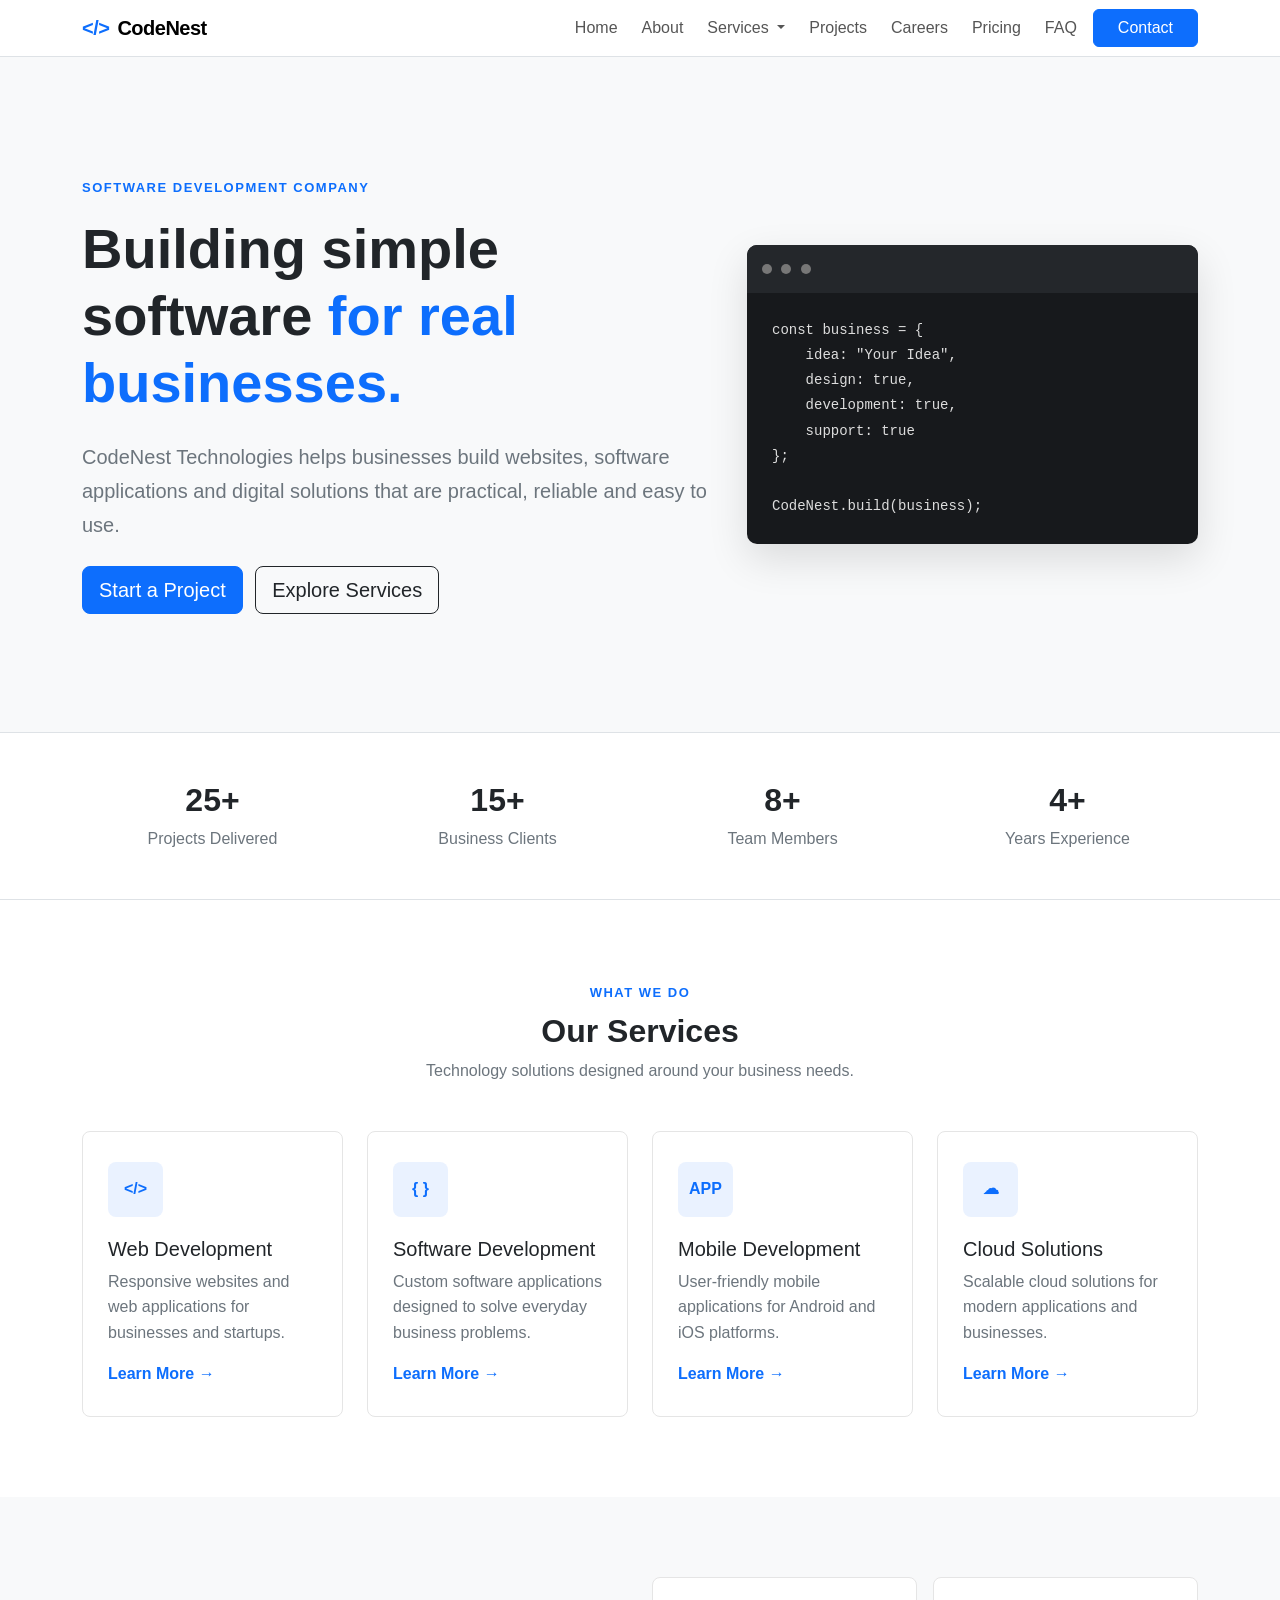
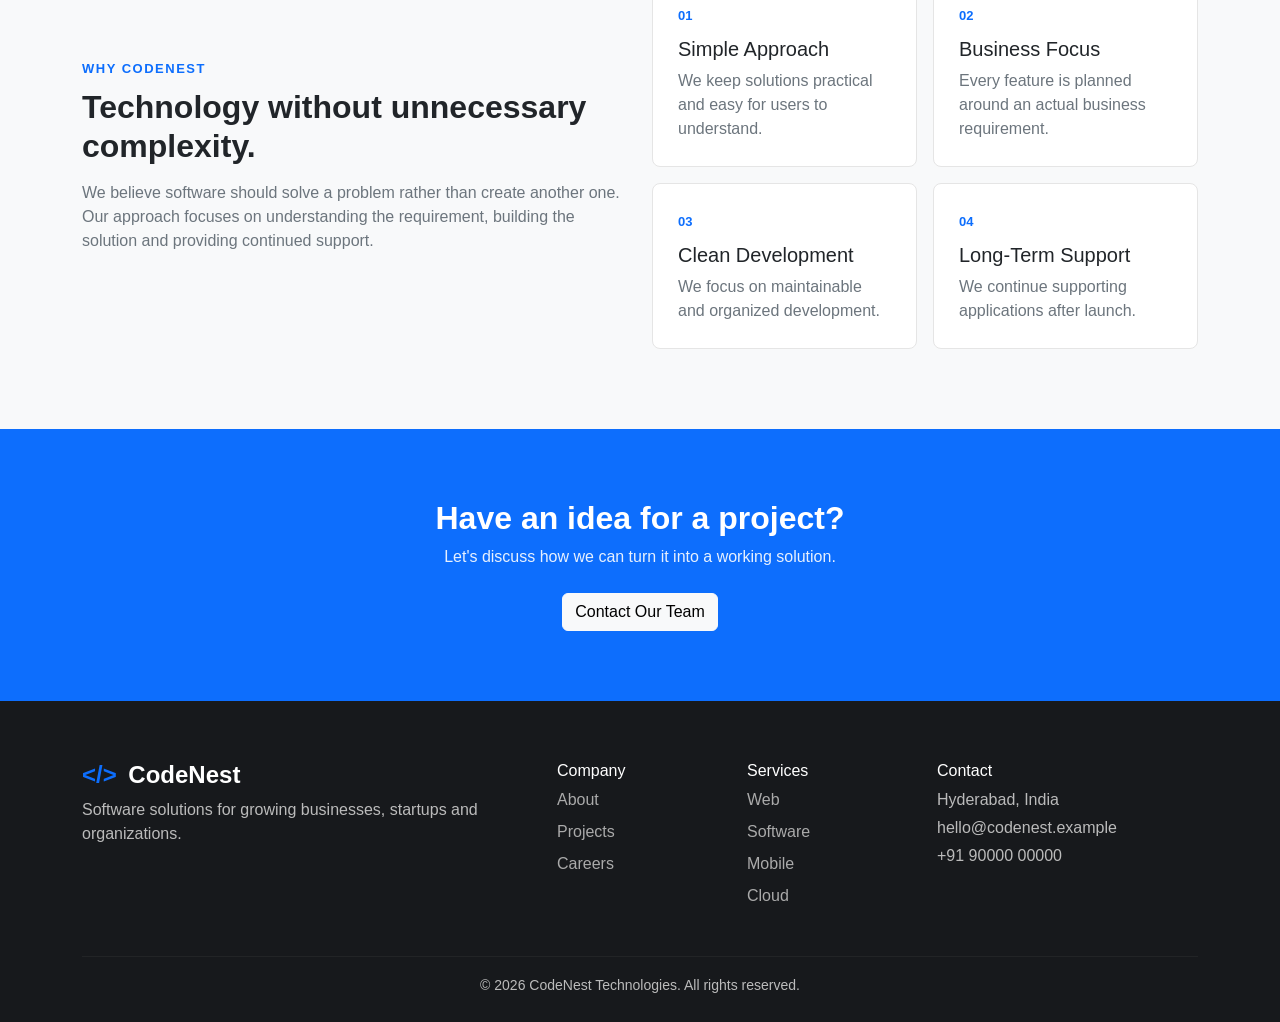
<file: index.html>
<!DOCTYPE html>
<html lang="en">
<head>
    <meta charset="UTF-8">
    <meta name="viewport" content="width=device-width, initial-scale=1.0">

    <title>CodeNest Technologies | Software Solutions</title>
    <link rel="icon" type="image/svg+xml" href="favicon.svg">
    <link rel="stylesheet" href="bootstrap/css/bootstrap.min.css">
    <link rel="stylesheet" href="css/style.css">
</head>

<body>

<!-- ================= NAVBAR ================= -->

<nav class="navbar navbar-expand-lg bg-white border-bottom sticky-top">
    <div class="container">

        <!-- Logo -->
        <a class="navbar-brand fw-bold d-flex align-items-center"
           href="index.html">
            <span class="brand-mark me-2">&lt;/&gt;</span>
            CodeNest
        </a>


        <!-- Mobile Toggle -->
        <button class="navbar-toggler"
                type="button"
                data-bs-toggle="collapse"
                data-bs-target="#mainNavbar"
                aria-controls="mainNavbar"
                aria-expanded="false"
                aria-label="Toggle navigation">

            <span class="navbar-toggler-icon"></span>
        </button>


        <!-- Navbar Links -->
        <div class="collapse navbar-collapse" id="mainNavbar">

            <ul class="navbar-nav ms-auto align-items-lg-center">

                <li class="nav-item">
                    <a class="nav-link" href="index.html">
                        Home
                    </a>
                </li>

                <li class="nav-item">
                    <a class="nav-link" href="about.html">
                        About
                    </a>
                </li>


                <!-- Services Dropdown -->
                <li class="nav-item dropdown">

                    <a class="nav-link dropdown-toggle"
                       href="#"
                       role="button"
                       data-bs-toggle="dropdown"
                       aria-expanded="false">

                        Services
                    </a>

                    <ul class="dropdown-menu">

                        <li>
                            <a class="dropdown-item"
                               href="services.html">
                                All Services
                            </a>
                        </li>

                        <li>
                            <a class="dropdown-item"
                               href="web-development.html">
                                Web Development
                            </a>
                        </li>

                        <li>
                            <a class="dropdown-item"
                               href="software-development.html">
                                Software Development
                            </a>
                        </li>

                        <li>
                            <a class="dropdown-item"
                               href="mobile-development.html">
                                Mobile Development
                            </a>
                        </li>

                        <li>
                            <a class="dropdown-item"
                               href="cloud-solutions.html">
                                Cloud Solutions
                            </a>
                        </li>

                    </ul>
                </li>


                <li class="nav-item">
                    <a class="nav-link" href="projects.html">
                        Projects
                    </a>
                </li>


                <li class="nav-item">
                    <a class="nav-link" href="careers.html">
                        Careers
                    </a>
                </li>


                <li class="nav-item">
                    <a class="nav-link" href="pricing.html">
                        Pricing
                    </a>
                </li>


                <li class="nav-item">
                    <a class="nav-link" href="faq.html">
                        FAQ
                    </a>
                </li>


                <li class="nav-item ms-lg-2">
                    <a class="btn btn-primary px-4"
                       href="contact.html">
                        Contact
                    </a>
                </li>

            </ul>

        </div>

    </div>
</nav>

<!-- Hero -->
<section class="hero-section">
    <div class="container">
        <div class="row align-items-center min-vh-75">

            <div class="col-lg-7">

                <span class="small-label">
                    SOFTWARE DEVELOPMENT COMPANY
                </span>

                <h1 class="display-4 fw-bold mt-3">
                    Building simple software
                    <span class="text-primary">for real businesses.</span>
                </h1>

                <p class="lead text-secondary mt-4">
                    CodeNest Technologies helps businesses build websites,
                    software applications and digital solutions that are
                    practical, reliable and easy to use.
                </p>

                <div class="mt-4">
                    <a href="contact.html" class="btn btn-primary btn-lg me-2">
                        Start a Project
                    </a>

                    <a href="services.html" class="btn btn-outline-dark btn-lg">
                        Explore Services
                    </a>
                </div>

            </div>

            <div class="col-lg-5 mt-5 mt-lg-0">

                <div class="code-card">

                    <div class="code-header">
                        <span></span>
                        <span></span>
                        <span></span>
                    </div>

                    <div class="code-body">
<pre><code>const business = {
    idea: "Your Idea",
    design: true,
    development: true,
    support: true
};

CodeNest.build(business);</code></pre>
                    </div>

                </div>

            </div>

        </div>
    </div>
</section>


<!-- Stats -->
<section class="py-5 border-top border-bottom">
    <div class="container">

        <div class="row text-center">

            <div class="col-md-3 col-6 mb-4 mb-md-0">
                <h2 class="fw-bold">25+</h2>
                <p class="text-secondary mb-0">Projects Delivered</p>
            </div>

            <div class="col-md-3 col-6 mb-4 mb-md-0">
                <h2 class="fw-bold">15+</h2>
                <p class="text-secondary mb-0">Business Clients</p>
            </div>

            <div class="col-md-3 col-6">
                <h2 class="fw-bold">8+</h2>
                <p class="text-secondary mb-0">Team Members</p>
            </div>

            <div class="col-md-3 col-6">
                <h2 class="fw-bold">4+</h2>
                <p class="text-secondary mb-0">Years Experience</p>
            </div>

        </div>

    </div>
</section>


<!-- Services -->
<section class="section-padding">

    <div class="container">

        <div class="section-heading text-center">
            <span class="small-label">WHAT WE DO</span>

            <h2 class="fw-bold mt-2">
                Our Services
            </h2>

            <p class="text-secondary">
                Technology solutions designed around your business needs.
            </p>
        </div>


        <div class="row g-4 mt-4">

            <div class="col-md-6 col-lg-3">
                <div class="service-card h-100">

                    <div class="service-icon">
                        &lt;/&gt;
                    </div>

                    <h5>Web Development</h5>

                    <p>
                        Responsive websites and web applications
                        for businesses and startups.
                    </p>

                    <a href="web-development.html">
                        Learn More →
                    </a>

                </div>
            </div>


            <div class="col-md-6 col-lg-3">
                <div class="service-card h-100">

                    <div class="service-icon">
                        { }
                    </div>

                    <h5>Software Development</h5>

                    <p>
                        Custom software applications designed
                        to solve everyday business problems.
                    </p>

                    <a href="software-development.html">
                        Learn More →
                    </a>

                </div>
            </div>


            <div class="col-md-6 col-lg-3">
                <div class="service-card h-100">

                    <div class="service-icon">
                        APP
                    </div>

                    <h5>Mobile Development</h5>

                    <p>
                        User-friendly mobile applications
                        for Android and iOS platforms.
                    </p>

                    <a href="mobile-development.html">
                        Learn More →
                    </a>

                </div>
            </div>


            <div class="col-md-6 col-lg-3">
                <div class="service-card h-100">

                    <div class="service-icon">
                        ☁
                    </div>

                    <h5>Cloud Solutions</h5>

                    <p>
                        Scalable cloud solutions for modern
                        applications and businesses.
                    </p>

                    <a href="cloud-solutions.html">
                        Learn More →
                    </a>

                </div>
            </div>

        </div>

    </div>

</section>


<!-- Why us -->
<section class="bg-light section-padding">

    <div class="container">

        <div class="row align-items-center">

            <div class="col-lg-6">

                <span class="small-label">
                    WHY CODENEST
                </span>

                <h2 class="fw-bold mt-2">
                    Technology without unnecessary complexity.
                </h2>

                <p class="text-secondary mt-3">
                    We believe software should solve a problem rather
                    than create another one. Our approach focuses on
                    understanding the requirement, building the solution
                    and providing continued support.
                </p>

            </div>


            <div class="col-lg-6 mt-4 mt-lg-0">

                <div class="row g-3">

                    <div class="col-sm-6">
                        <div class="feature-box">
                            <strong>01</strong>
                            <h5>Simple Approach</h5>
                            <p>
                                We keep solutions practical and easy
                                for users to understand.
                            </p>
                        </div>
                    </div>

                    <div class="col-sm-6">
                        <div class="feature-box">
                            <strong>02</strong>
                            <h5>Business Focus</h5>
                            <p>
                                Every feature is planned around
                                an actual business requirement.
                            </p>
                        </div>
                    </div>

                    <div class="col-sm-6">
                        <div class="feature-box">
                            <strong>03</strong>
                            <h5>Clean Development</h5>
                            <p>
                                We focus on maintainable and
                                organized development.
                            </p>
                        </div>
                    </div>

                    <div class="col-sm-6">
                        <div class="feature-box">
                            <strong>04</strong>
                            <h5>Long-Term Support</h5>
                            <p>
                                We continue supporting applications
                                after launch.
                            </p>
                        </div>
                    </div>

                </div>

            </div>

        </div>

    </div>

</section>


<!-- CTA -->
<section class="cta-section">

    <div class="container text-center">

        <h2 class="fw-bold">
            Have an idea for a project?
        </h2>

        <p>
            Let's discuss how we can turn it into a working solution.
        </p>

        <a href="contact.html" class="btn btn-light mt-2">
            Contact Our Team
        </a>

    </div>

</section>


<!-- Footer -->
<footer class="footer">

    <div class="container">

        <div class="row">

            <div class="col-lg-5 mb-4">

                <h4 class="fw-bold">
                    <span class="brand-mark">&lt;/&gt;</span>
                    CodeNest
                </h4>

                <p>
                    Software solutions for growing businesses,
                    startups and organizations.
                </p>

            </div>


            <div class="col-6 col-lg-2 mb-4">

                <h6>Company</h6>

                <a href="about.html">About</a>
                <a href="projects.html">Projects</a>
                <a href="careers.html">Careers</a>

            </div>


            <div class="col-6 col-lg-2 mb-4">

                <h6>Services</h6>

                <a href="web-development.html">Web</a>
                <a href="software-development.html">Software</a>
                <a href="mobile-development.html">Mobile</a>
                <a href="cloud-solutions.html">Cloud</a>

            </div>


            <div class="col-lg-3">

                <h6>Contact</h6>

                <p class="mb-1">Hyderabad, India</p>
                <p class="mb-1">hello@codenest.example</p>
                <p>+91 90000 00000</p>

            </div>

        </div>


        <hr>

        <div class="text-center">
            <small>
                © 2026 CodeNest Technologies. All rights reserved.
            </small>
        </div>

    </div>

</footer>


<script src="bootstrap/js/bootstrap.bundle.min.js"></script>
<script src="js/script.js"></script>

</body>
</html>
</file>
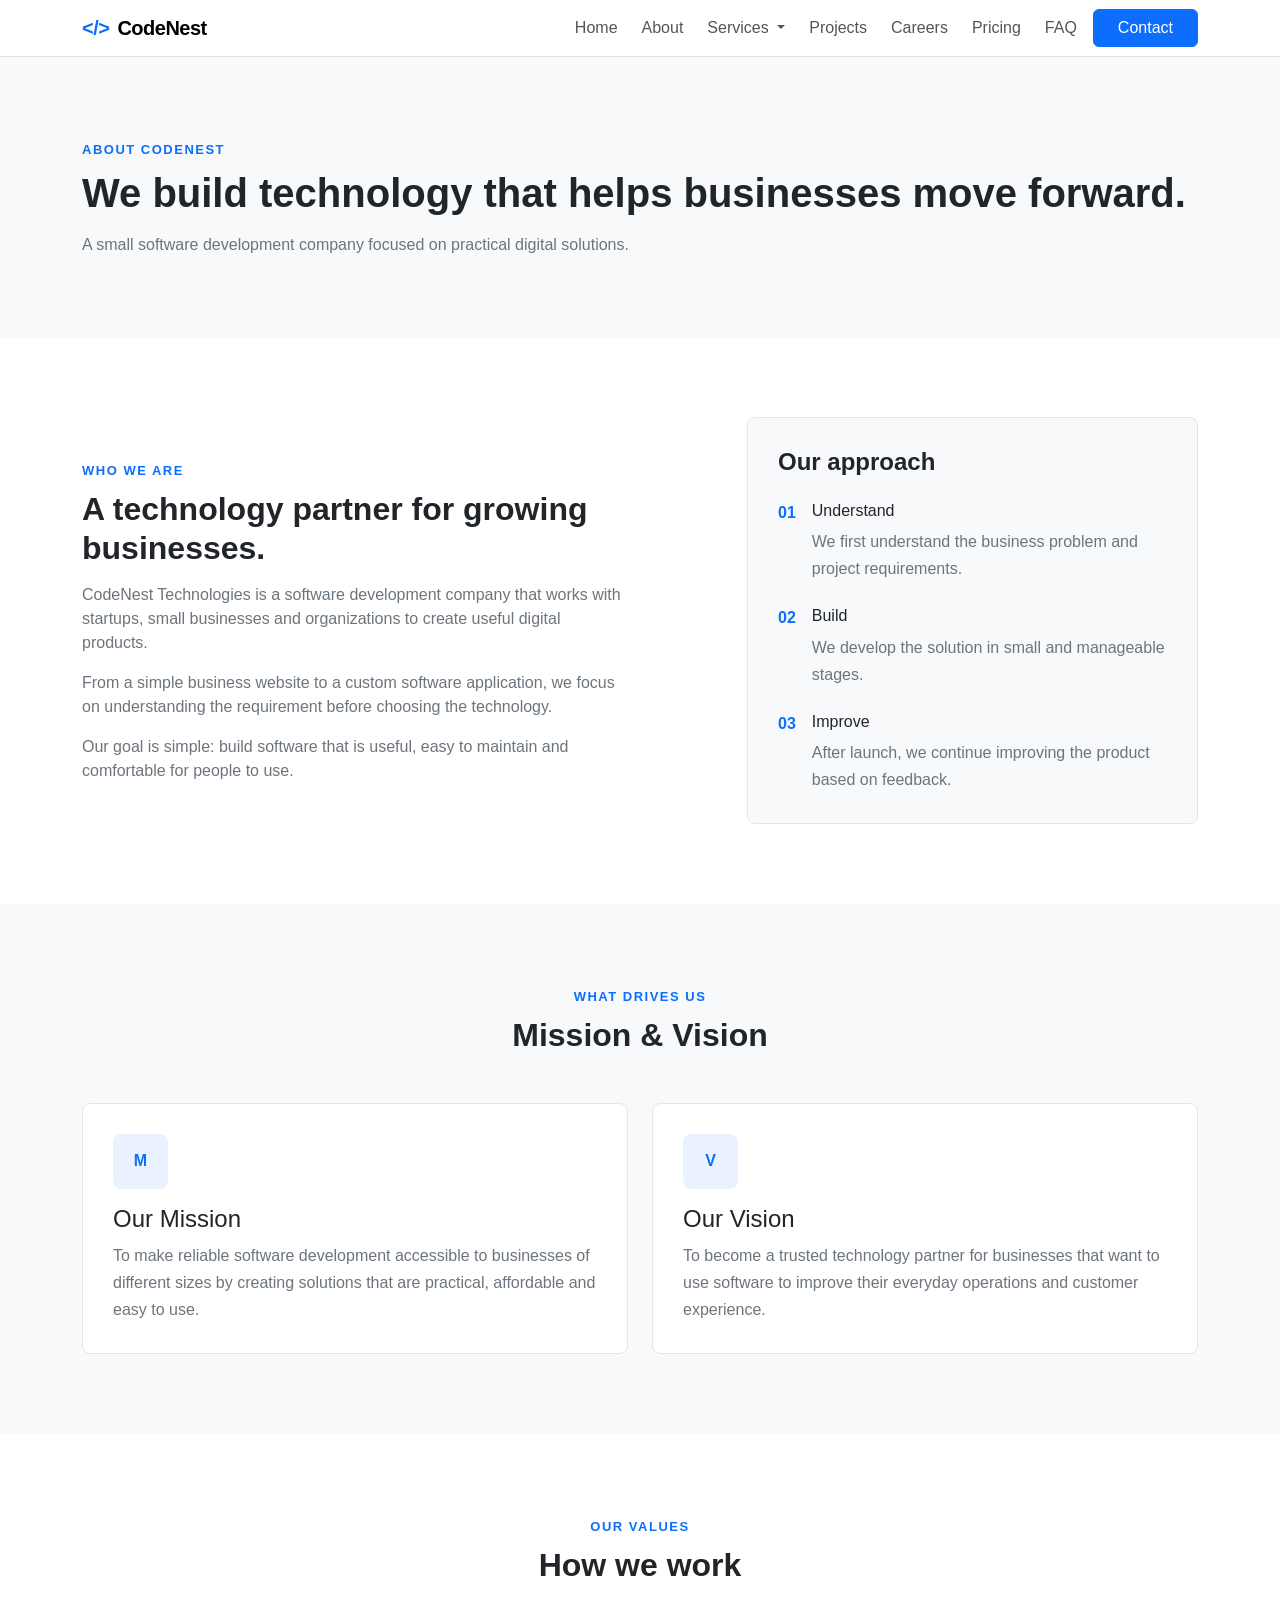
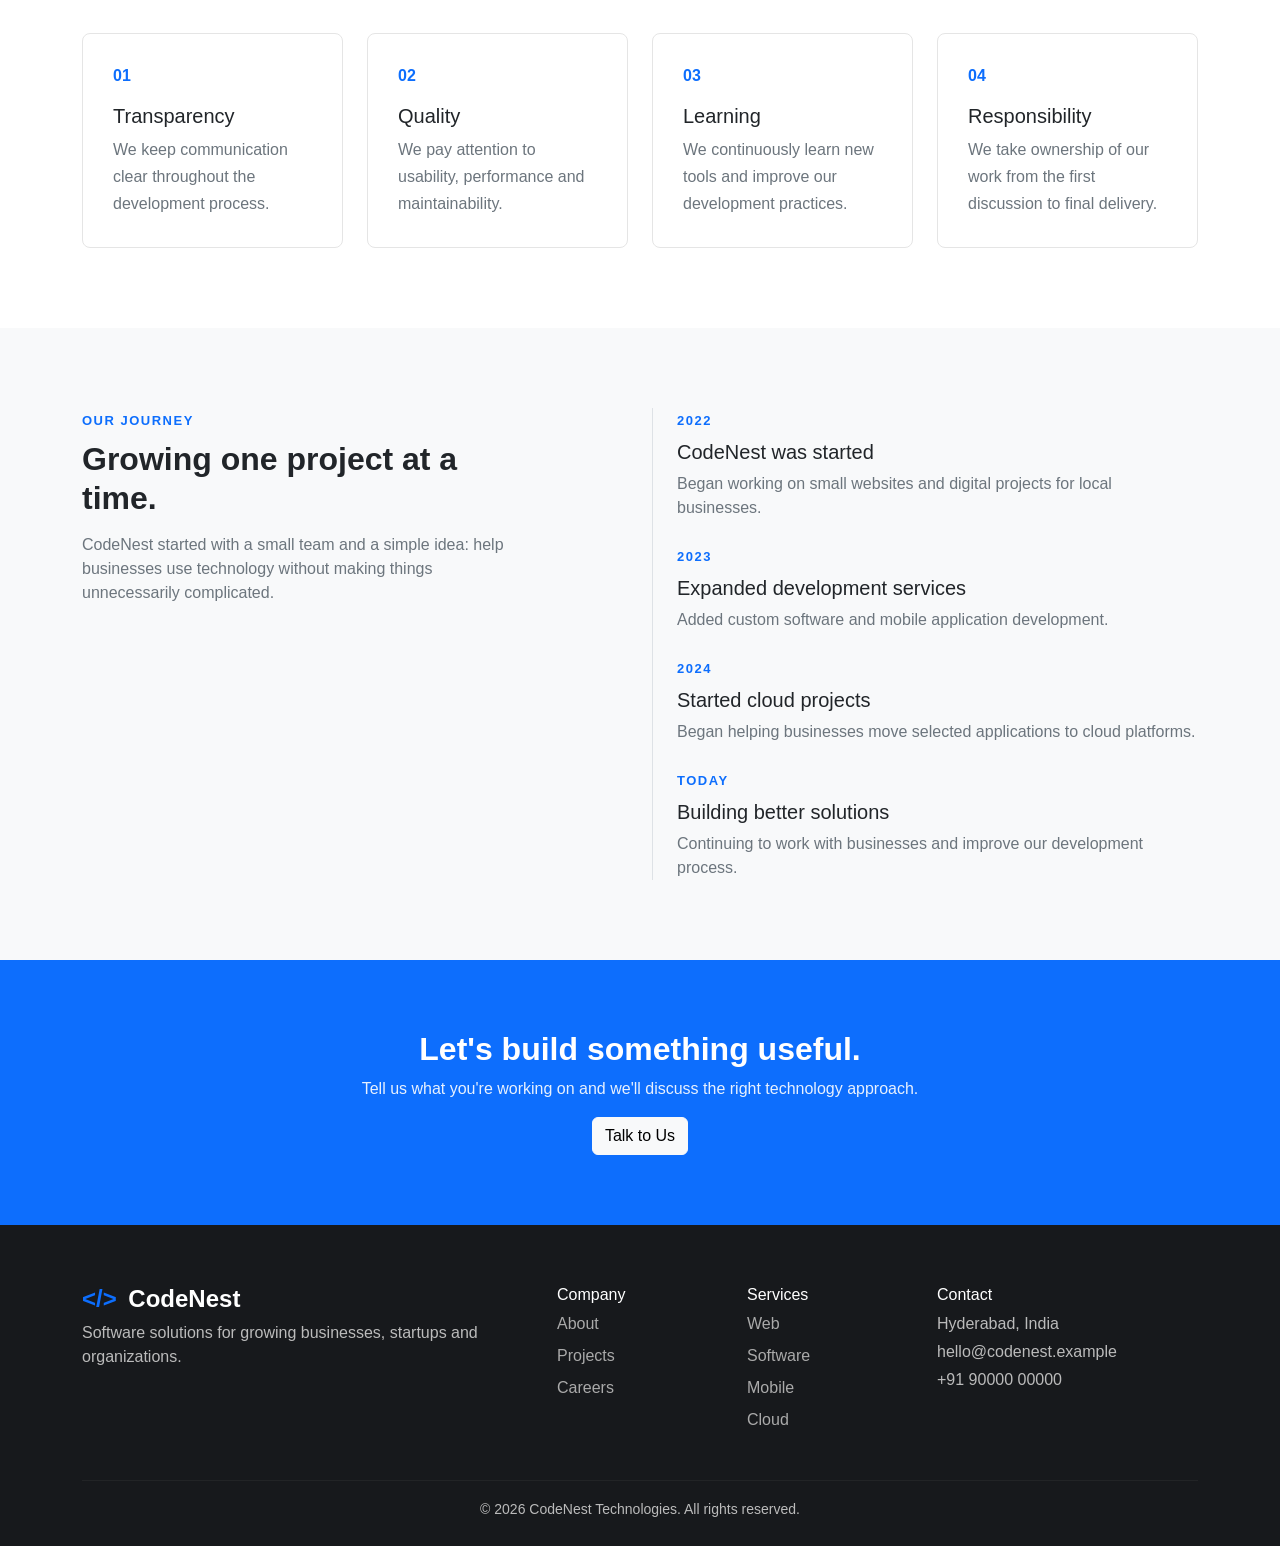
<file: about.html>
<!DOCTYPE html>
<html lang="en">
<head>
    <meta charset="UTF-8">
    <meta name="viewport" content="width=device-width, initial-scale=1.0">
    <title>About Us | CodeNest Technologies</title>
    <link rel="icon" type="image/svg+xml" href="favicon.svg">
    <link rel="stylesheet" href="bootstrap/css/bootstrap.min.css">
    <link rel="stylesheet" href="css/style.css">
</head>

<body>

<!-- ================= NAVBAR ================= -->

<nav class="navbar navbar-expand-lg bg-white border-bottom sticky-top">
    <div class="container">

        <!-- Logo -->
        <a class="navbar-brand fw-bold d-flex align-items-center"
           href="index.html">
            <span class="brand-mark me-2">&lt;/&gt;</span>
            CodeNest
        </a>


        <!-- Mobile Toggle -->
        <button class="navbar-toggler"
                type="button"
                data-bs-toggle="collapse"
                data-bs-target="#mainNavbar"
                aria-controls="mainNavbar"
                aria-expanded="false"
                aria-label="Toggle navigation">

            <span class="navbar-toggler-icon"></span>
        </button>


        <!-- Navbar Links -->
        <div class="collapse navbar-collapse" id="mainNavbar">

            <ul class="navbar-nav ms-auto align-items-lg-center">

                <li class="nav-item">
                    <a class="nav-link" href="index.html">
                        Home
                    </a>
                </li>

                <li class="nav-item">
                    <a class="nav-link" href="about.html">
                        About
                    </a>
                </li>


                <!-- Services Dropdown -->
                <li class="nav-item dropdown">

                    <a class="nav-link dropdown-toggle"
                       href="#"
                       role="button"
                       data-bs-toggle="dropdown"
                       aria-expanded="false">

                        Services
                    </a>

                    <ul class="dropdown-menu">

                        <li>
                            <a class="dropdown-item"
                               href="services.html">
                                All Services
                            </a>
                        </li>

                        <li>
                            <a class="dropdown-item"
                               href="web-development.html">
                                Web Development
                            </a>
                        </li>

                        <li>
                            <a class="dropdown-item"
                               href="software-development.html">
                                Software Development
                            </a>
                        </li>

                        <li>
                            <a class="dropdown-item"
                               href="mobile-development.html">
                                Mobile Development
                            </a>
                        </li>

                        <li>
                            <a class="dropdown-item"
                               href="cloud-solutions.html">
                                Cloud Solutions
                            </a>
                        </li>

                    </ul>
                </li>


                <li class="nav-item">
                    <a class="nav-link" href="projects.html">
                        Projects
                    </a>
                </li>


                <li class="nav-item">
                    <a class="nav-link" href="careers.html">
                        Careers
                    </a>
                </li>


                <li class="nav-item">
                    <a class="nav-link" href="pricing.html">
                        Pricing
                    </a>
                </li>


                <li class="nav-item">
                    <a class="nav-link" href="faq.html">
                        FAQ
                    </a>
                </li>


                <li class="nav-item ms-lg-2">
                    <a class="btn btn-primary px-4"
                       href="contact.html">
                        Contact
                    </a>
                </li>

            </ul>

        </div>

    </div>
</nav>

<!-- Page Header -->
<section class="page-header">

    <div class="container">

        <span class="small-label">
            ABOUT CODENEST
        </span>

        <h1 class="mt-2">
            We build technology
            that helps businesses move forward.
        </h1>

        <p class="text-secondary mt-3 mb-0">
            A small software development company focused on
            practical digital solutions.
        </p>

    </div>

</section>


<!-- Company Introduction -->
<section class="section-padding">

    <div class="container">

        <div class="row align-items-center">

            <div class="col-lg-6">

                <span class="small-label">
                    WHO WE ARE
                </span>

                <h2 class="fw-bold mt-2">
                    A technology partner for growing businesses.
                </h2>

                <p class="text-secondary mt-3">
                    CodeNest Technologies is a software development
                    company that works with startups, small businesses
                    and organizations to create useful digital products.
                </p>

                <p class="text-secondary">
                    From a simple business website to a custom
                    software application, we focus on understanding
                    the requirement before choosing the technology.
                </p>

                <p class="text-secondary mb-0">
                    Our goal is simple: build software that is useful,
                    easy to maintain and comfortable for people to use.
                </p>

            </div>


            <div class="col-lg-5 offset-lg-1 mt-5 mt-lg-0">

                <div class="info-card bg-light">

                    <h4 class="fw-bold">
                        Our approach
                    </h4>

                    <div class="mt-4">

                        <div class="d-flex mb-4">

                            <div class="me-3">
                                <strong class="text-primary">
                                    01
                                </strong>
                            </div>

                            <div>
                                <h6>Understand</h6>
                                <p class="mb-0">
                                    We first understand the business
                                    problem and project requirements.
                                </p>
                            </div>

                        </div>


                        <div class="d-flex mb-4">

                            <div class="me-3">
                                <strong class="text-primary">
                                    02
                                </strong>
                            </div>

                            <div>
                                <h6>Build</h6>
                                <p class="mb-0">
                                    We develop the solution in small
                                    and manageable stages.
                                </p>
                            </div>

                        </div>


                        <div class="d-flex">

                            <div class="me-3">
                                <strong class="text-primary">
                                    03
                                </strong>
                            </div>

                            <div>
                                <h6>Improve</h6>
                                <p class="mb-0">
                                    After launch, we continue improving
                                    the product based on feedback.
                                </p>
                            </div>

                        </div>

                    </div>

                </div>

            </div>

        </div>

    </div>

</section>


<!-- Mission Vision -->
<section class="bg-light section-padding">

    <div class="container">

        <div class="section-heading text-center">

            <span class="small-label">
                WHAT DRIVES US
            </span>

            <h2 class="fw-bold mt-2">
                Mission & Vision
            </h2>

        </div>


        <div class="row g-4 mt-4">

            <div class="col-md-6">

                <div class="info-card bg-white">

                    <div class="service-icon mb-3">
                        M
                    </div>

                    <h4>Our Mission</h4>

                    <p class="mb-0">
                        To make reliable software development accessible
                        to businesses of different sizes by creating
                        solutions that are practical, affordable and
                        easy to use.
                    </p>

                </div>

            </div>


            <div class="col-md-6">

                <div class="info-card bg-white">

                    <div class="service-icon mb-3">
                        V
                    </div>

                    <h4>Our Vision</h4>

                    <p class="mb-0">
                        To become a trusted technology partner for
                        businesses that want to use software to improve
                        their everyday operations and customer experience.
                    </p>

                </div>

            </div>

        </div>

    </div>

</section>


<!-- Values -->
<section class="section-padding">

    <div class="container">

        <div class="section-heading text-center">

            <span class="small-label">
                OUR VALUES
            </span>

            <h2 class="fw-bold mt-2">
                How we work
            </h2>

        </div>


        <div class="row g-4 mt-4">

            <div class="col-md-6 col-lg-3">

                <div class="info-card">

                    <strong class="text-primary">
                        01
                    </strong>

                    <h5 class="mt-3">
                        Transparency
                    </h5>

                    <p class="mb-0">
                        We keep communication clear throughout
                        the development process.
                    </p>

                </div>

            </div>


            <div class="col-md-6 col-lg-3">

                <div class="info-card">

                    <strong class="text-primary">
                        02
                    </strong>

                    <h5 class="mt-3">
                        Quality
                    </h5>

                    <p class="mb-0">
                        We pay attention to usability, performance
                        and maintainability.
                    </p>

                </div>

            </div>


            <div class="col-md-6 col-lg-3">

                <div class="info-card">

                    <strong class="text-primary">
                        03
                    </strong>

                    <h5 class="mt-3">
                        Learning
                    </h5>

                    <p class="mb-0">
                        We continuously learn new tools and
                        improve our development practices.
                    </p>

                </div>

            </div>


            <div class="col-md-6 col-lg-3">

                <div class="info-card">

                    <strong class="text-primary">
                        04
                    </strong>

                    <h5 class="mt-3">
                        Responsibility
                    </h5>

                    <p class="mb-0">
                        We take ownership of our work from the
                        first discussion to final delivery.
                    </p>

                </div>

            </div>

        </div>

    </div>

</section>


<!-- Simple Timeline -->
<section class="bg-light section-padding">

    <div class="container">

        <div class="row">

            <div class="col-lg-5">

                <span class="small-label">
                    OUR JOURNEY
                </span>

                <h2 class="fw-bold mt-2">
                    Growing one project at a time.
                </h2>

                <p class="text-secondary mt-3">
                    CodeNest started with a small team and a simple
                    idea: help businesses use technology without
                    making things unnecessarily complicated.
                </p>

            </div>


            <div class="col-lg-6 offset-lg-1 mt-5 mt-lg-0">

                <div class="border-start ps-4">

                    <div class="mb-4">

                        <span class="small-label">
                            2022
                        </span>

                        <h5 class="mt-2">
                            CodeNest was started
                        </h5>

                        <p class="text-secondary">
                            Began working on small websites and
                            digital projects for local businesses.
                        </p>

                    </div>


                    <div class="mb-4">

                        <span class="small-label">
                            2023
                        </span>

                        <h5 class="mt-2">
                            Expanded development services
                        </h5>

                        <p class="text-secondary">
                            Added custom software and mobile
                            application development.
                        </p>

                    </div>


                    <div class="mb-4">

                        <span class="small-label">
                            2024
                        </span>

                        <h5 class="mt-2">
                            Started cloud projects
                        </h5>

                        <p class="text-secondary">
                            Began helping businesses move selected
                            applications to cloud platforms.
                        </p>

                    </div>


                    <div>

                        <span class="small-label">
                            TODAY
                        </span>

                        <h5 class="mt-2">
                            Building better solutions
                        </h5>

                        <p class="text-secondary mb-0">
                            Continuing to work with businesses
                            and improve our development process.
                        </p>

                    </div>

                </div>

            </div>

        </div>

    </div>

</section>


<!-- CTA -->
<section class="cta-section">

    <div class="container text-center">

        <h2 class="fw-bold">
            Let's build something useful.
        </h2>

        <p>
            Tell us what you're working on and we'll discuss
            the right technology approach.
        </p>

        <a href="contact.html" class="btn btn-light">
            Talk to Us
        </a>

    </div>

</section>


<!-- Footer -->
<footer class="footer">

    <div class="container">

        <div class="row">

            <div class="col-lg-5 mb-4">

                <h4 class="fw-bold">
                    <span class="brand-mark">&lt;/&gt;</span>
                    CodeNest
                </h4>

                <p>
                    Software solutions for growing businesses,
                    startups and organizations.
                </p>

            </div>


            <div class="col-6 col-lg-2 mb-4">

                <h6>Company</h6>

                <a href="about.html">About</a>
                <a href="projects.html">Projects</a>
                <a href="careers.html">Careers</a>

            </div>


            <div class="col-6 col-lg-2 mb-4">

                <h6>Services</h6>

                <a href="web-development.html">Web</a>
                <a href="software-development.html">Software</a>
                <a href="mobile-development.html">Mobile</a>
                <a href="cloud-solutions.html">Cloud</a>

            </div>


            <div class="col-lg-3">

                <h6>Contact</h6>

                <p class="mb-1">Hyderabad, India</p>
                <p class="mb-1">hello@codenest.example</p>
                <p>+91 90000 00000</p>

            </div>

        </div>

        <hr>

        <div class="text-center">
            <small>
                © <span class="current-year"></span>
                CodeNest Technologies. All rights reserved.
            </small>
        </div>

    </div>

</footer>


<script src="bootstrap/js/bootstrap.bundle.min.js"></script>
<script src="js/script.js"></script>

</body>
</html>
</file>
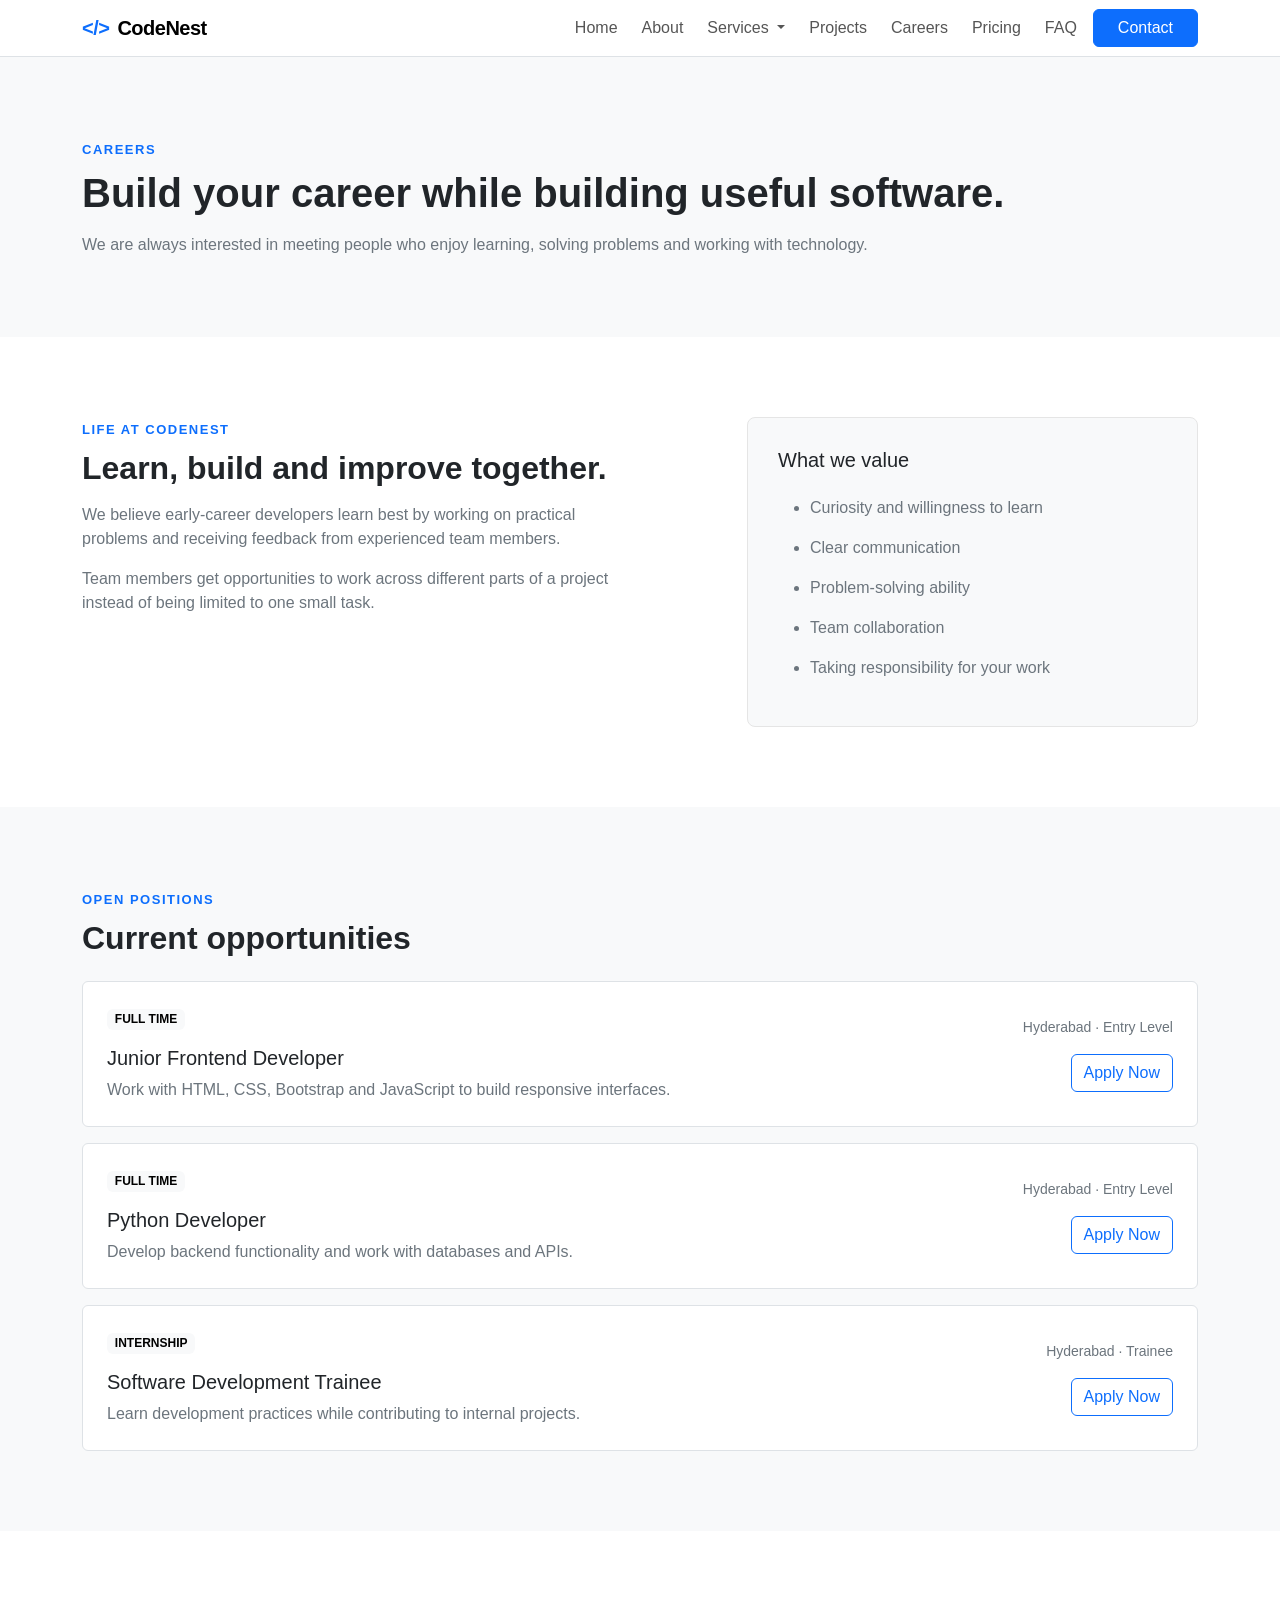
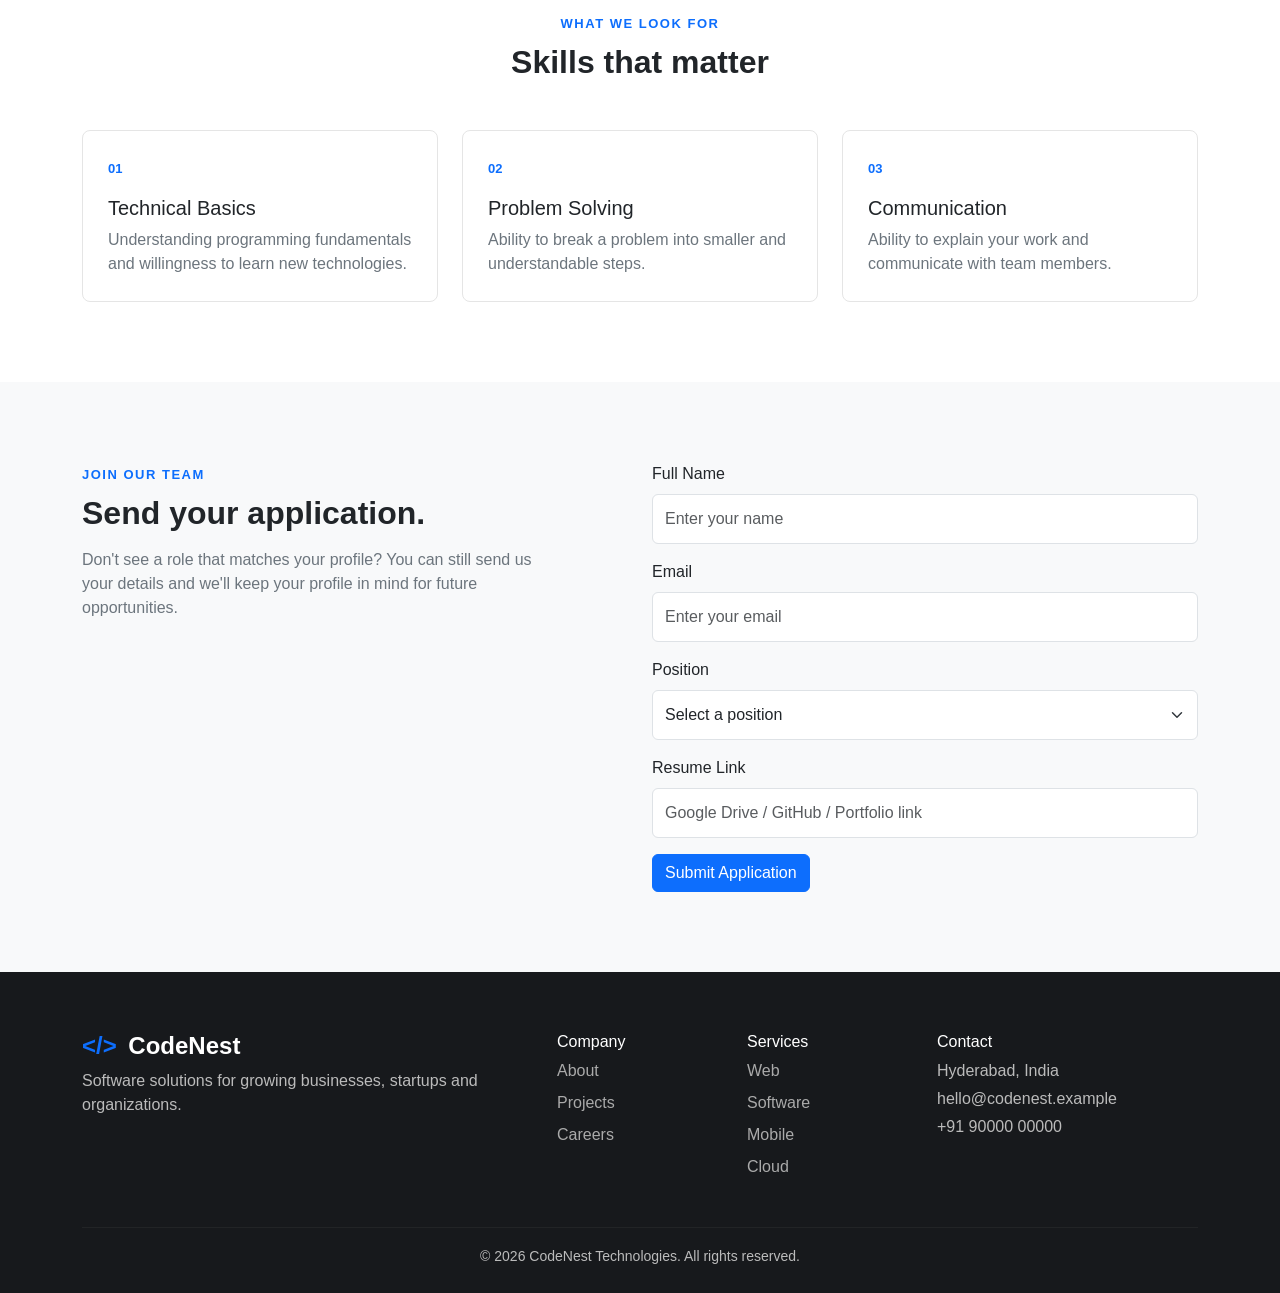
<file: careers.html>
<!DOCTYPE html>
<html lang="en">
<head>
    <meta charset="UTF-8">
    <meta name="viewport" content="width=device-width, initial-scale=1.0">
    <title>Careers | CodeNest Technologies</title>
    <link rel="icon" type="image/svg+xml" href="favicon.svg">
    <link rel="stylesheet" href="bootstrap/css/bootstrap.min.css">
    <link rel="stylesheet" href="css/style.css">
</head>

<body>

<!-- ================= NAVBAR ================= -->

<nav class="navbar navbar-expand-lg bg-white border-bottom sticky-top">
    <div class="container">

        <!-- Logo -->
        <a class="navbar-brand fw-bold d-flex align-items-center"
           href="index.html">
            <span class="brand-mark me-2">&lt;/&gt;</span>
            CodeNest
        </a>


        <!-- Mobile Toggle -->
        <button class="navbar-toggler"
                type="button"
                data-bs-toggle="collapse"
                data-bs-target="#mainNavbar"
                aria-controls="mainNavbar"
                aria-expanded="false"
                aria-label="Toggle navigation">

            <span class="navbar-toggler-icon"></span>
        </button>


        <!-- Navbar Links -->
        <div class="collapse navbar-collapse" id="mainNavbar">

            <ul class="navbar-nav ms-auto align-items-lg-center">

                <li class="nav-item">
                    <a class="nav-link" href="index.html">
                        Home
                    </a>
                </li>

                <li class="nav-item">
                    <a class="nav-link" href="about.html">
                        About
                    </a>
                </li>


                <!-- Services Dropdown -->
                <li class="nav-item dropdown">

                    <a class="nav-link dropdown-toggle"
                       href="#"
                       role="button"
                       data-bs-toggle="dropdown"
                       aria-expanded="false">

                        Services
                    </a>

                    <ul class="dropdown-menu">

                        <li>
                            <a class="dropdown-item"
                               href="services.html">
                                All Services
                            </a>
                        </li>

                        <li>
                            <a class="dropdown-item"
                               href="web-development.html">
                                Web Development
                            </a>
                        </li>

                        <li>
                            <a class="dropdown-item"
                               href="software-development.html">
                                Software Development
                            </a>
                        </li>

                        <li>
                            <a class="dropdown-item"
                               href="mobile-development.html">
                                Mobile Development
                            </a>
                        </li>

                        <li>
                            <a class="dropdown-item"
                               href="cloud-solutions.html">
                                Cloud Solutions
                            </a>
                        </li>

                    </ul>
                </li>


                <li class="nav-item">
                    <a class="nav-link" href="projects.html">
                        Projects
                    </a>
                </li>


                <li class="nav-item">
                    <a class="nav-link" href="careers.html">
                        Careers
                    </a>
                </li>


                <li class="nav-item">
                    <a class="nav-link" href="pricing.html">
                        Pricing
                    </a>
                </li>


                <li class="nav-item">
                    <a class="nav-link" href="faq.html">
                        FAQ
                    </a>
                </li>


                <li class="nav-item ms-lg-2">
                    <a class="btn btn-primary px-4"
                       href="contact.html">
                        Contact
                    </a>
                </li>

            </ul>

        </div>

    </div>
</nav>


<!-- Header -->
<section class="page-header">

    <div class="container">

        <span class="small-label">
            CAREERS
        </span>

        <h1 class="mt-2">
            Build your career
            while building useful software.
        </h1>

        <p class="text-secondary mt-3 mb-0">
            We are always interested in meeting people who enjoy
            learning, solving problems and working with technology.
        </p>

    </div>

</section>


<!-- Why Join -->
<section class="section-padding">

    <div class="container">

        <div class="row">

            <div class="col-lg-6">

                <span class="small-label">
                    LIFE AT CODENEST
                </span>

                <h2 class="fw-bold mt-2">
                    Learn, build and improve together.
                </h2>

                <p class="text-secondary mt-3">
                    We believe early-career developers learn best
                    by working on practical problems and receiving
                    feedback from experienced team members.
                </p>

                <p class="text-secondary">
                    Team members get opportunities to work across
                    different parts of a project instead of being
                    limited to one small task.
                </p>

            </div>


            <div class="col-lg-5 offset-lg-1 mt-4 mt-lg-0">

                <div class="info-card bg-light">

                    <h5>
                        What we value
                    </h5>

                    <ul class="mt-4 text-secondary">

                        <li class="mb-3">
                            Curiosity and willingness to learn
                        </li>

                        <li class="mb-3">
                            Clear communication
                        </li>

                        <li class="mb-3">
                            Problem-solving ability
                        </li>

                        <li class="mb-3">
                            Team collaboration
                        </li>

                        <li>
                            Taking responsibility for your work
                        </li>

                    </ul>

                </div>

            </div>

        </div>

    </div>

</section>


<!-- Open Positions -->
<section class="bg-light section-padding">

    <div class="container">

        <div class="section-heading">

            <span class="small-label">
                OPEN POSITIONS
            </span>

            <h2 class="fw-bold mt-2">
                Current opportunities
            </h2>

        </div>


        <div class="mt-4">


            <!-- Job 1 -->
            <div class="bg-white border rounded p-4 mb-3">

                <div class="row align-items-center">

                    <div class="col-lg-7">

                        <span class="badge text-bg-light">
                            FULL TIME
                        </span>

                        <h5 class="mt-3">
                            Junior Frontend Developer
                        </h5>

                        <p class="text-secondary mb-0">
                            Work with HTML, CSS, Bootstrap and
                            JavaScript to build responsive interfaces.
                        </p>

                    </div>


                    <div class="col-lg-5 text-lg-end mt-3 mt-lg-0">

                        <p class="small text-secondary">
                            Hyderabad · Entry Level
                        </p>

                        <a href="#apply"
                           class="btn btn-outline-primary">
                            Apply Now
                        </a>

                    </div>

                </div>

            </div>


            <!-- Job 2 -->
            <div class="bg-white border rounded p-4 mb-3">

                <div class="row align-items-center">

                    <div class="col-lg-7">

                        <span class="badge text-bg-light">
                            FULL TIME
                        </span>

                        <h5 class="mt-3">
                            Python Developer
                        </h5>

                        <p class="text-secondary mb-0">
                            Develop backend functionality and
                            work with databases and APIs.
                        </p>

                    </div>


                    <div class="col-lg-5 text-lg-end mt-3 mt-lg-0">

                        <p class="small text-secondary">
                            Hyderabad · Entry Level
                        </p>

                        <a href="#apply"
                           class="btn btn-outline-primary">
                            Apply Now
                        </a>

                    </div>

                </div>

            </div>


            <!-- Job 3 -->
            <div class="bg-white border rounded p-4">

                <div class="row align-items-center">

                    <div class="col-lg-7">

                        <span class="badge text-bg-light">
                            INTERNSHIP
                        </span>

                        <h5 class="mt-3">
                            Software Development Trainee
                        </h5>

                        <p class="text-secondary mb-0">
                            Learn development practices while
                            contributing to internal projects.
                        </p>

                    </div>


                    <div class="col-lg-5 text-lg-end mt-3 mt-lg-0">

                        <p class="small text-secondary">
                            Hyderabad · Trainee
                        </p>

                        <a href="#apply"
                           class="btn btn-outline-primary">
                            Apply Now
                        </a>

                    </div>

                </div>

            </div>

        </div>

    </div>

</section>


<!-- Skills -->
<section class="section-padding">

    <div class="container">

        <div class="section-heading text-center">

            <span class="small-label">
                WHAT WE LOOK FOR
            </span>

            <h2 class="fw-bold mt-2">
                Skills that matter
            </h2>

        </div>


        <div class="row g-4 mt-4">

            <div class="col-md-4">

                <div class="feature-box">

                    <strong>01</strong>

                    <h5 class="mt-3">
                        Technical Basics
                    </h5>

                    <p>
                        Understanding programming fundamentals
                        and willingness to learn new technologies.
                    </p>

                </div>

            </div>


            <div class="col-md-4">

                <div class="feature-box">

                    <strong>02</strong>

                    <h5 class="mt-3">
                        Problem Solving
                    </h5>

                    <p>
                        Ability to break a problem into smaller
                        and understandable steps.
                    </p>

                </div>

            </div>


            <div class="col-md-4">

                <div class="feature-box">

                    <strong>03</strong>

                    <h5 class="mt-3">
                        Communication
                    </h5>

                    <p>
                        Ability to explain your work and
                        communicate with team members.
                    </p>

                </div>

            </div>

        </div>

    </div>

</section>


<!-- Application -->
<section class="bg-light section-padding" id="apply">

    <div class="container">

        <div class="row">

            <div class="col-lg-5">

                <span class="small-label">
                    JOIN OUR TEAM
                </span>

                <h2 class="fw-bold mt-2">
                    Send your application.
                </h2>

                <p class="text-secondary mt-3">
                    Don't see a role that matches your profile?
                    You can still send us your details and we'll
                    keep your profile in mind for future opportunities.
                </p>

            </div>


            <div class="col-lg-6 offset-lg-1 mt-4 mt-lg-0">

                <form id="careerForm">

                    <div class="mb-3">

                        <label for="candidateName"
                               class="form-label">
                            Full Name
                        </label>

                        <input type="text"
                               id="candidateName"
                               class="form-control"
                               placeholder="Enter your name">

                    </div>


                    <div class="mb-3">

                        <label for="candidateEmail"
                               class="form-label">
                            Email
                        </label>

                        <input type="email"
                               id="candidateEmail"
                               class="form-control"
                               placeholder="Enter your email">

                    </div>


                    <div class="mb-3">

                        <label class="form-label">
                            Position
                        </label>

                        <select class="form-select">

                            <option>
                                Select a position
                            </option>

                            <option>
                                Junior Frontend Developer
                            </option>

                            <option>
                                Python Developer
                            </option>

                            <option>
                                Software Development Trainee
                            </option>

                        </select>

                    </div>


                    <div class="mb-3">

                        <label class="form-label">
                            Resume Link
                        </label>

                        <input type="text"
                               class="form-control"
                               placeholder="Google Drive / GitHub / Portfolio link">

                    </div>


                    <button type="submit"
                            class="btn btn-primary">

                        Submit Application

                    </button>

                </form>

            </div>

        </div>

    </div>

</section>


<!-- Footer -->
<footer class="footer">

    <div class="container">

        <div class="row">

            <div class="col-lg-5 mb-4">

                <h4 class="fw-bold">
                    <span class="brand-mark">&lt;/&gt;</span>
                    CodeNest
                </h4>

                <p>
                    Software solutions for growing businesses,
                    startups and organizations.
                </p>

            </div>


            <div class="col-6 col-lg-2 mb-4">

                <h6>Company</h6>

                <a href="about.html">About</a>
                <a href="projects.html">Projects</a>
                <a href="careers.html">Careers</a>

            </div>


            <div class="col-6 col-lg-2 mb-4">

                <h6>Services</h6>

                <a href="web-development.html">Web</a>
                <a href="software-development.html">Software</a>
                <a href="mobile-development.html">Mobile</a>
                <a href="cloud-solutions.html">Cloud</a>

            </div>


            <div class="col-lg-3">

                <h6>Contact</h6>

                <p class="mb-1">
                    Hyderabad, India
                </p>

                <p class="mb-1">
                    hello@codenest.example
                </p>

                <p>
                    +91 90000 00000
                </p>

            </div>

        </div>

        <hr>

        <div class="text-center">

            <small>
                © <span class="current-year"></span>
                CodeNest Technologies. All rights reserved.
            </small>

        </div>

    </div>

</footer>


<script src="bootstrap/js/bootstrap.bundle.min.js"></script>
<script src="js/script.js"></script>

</body>
</html>
</file>
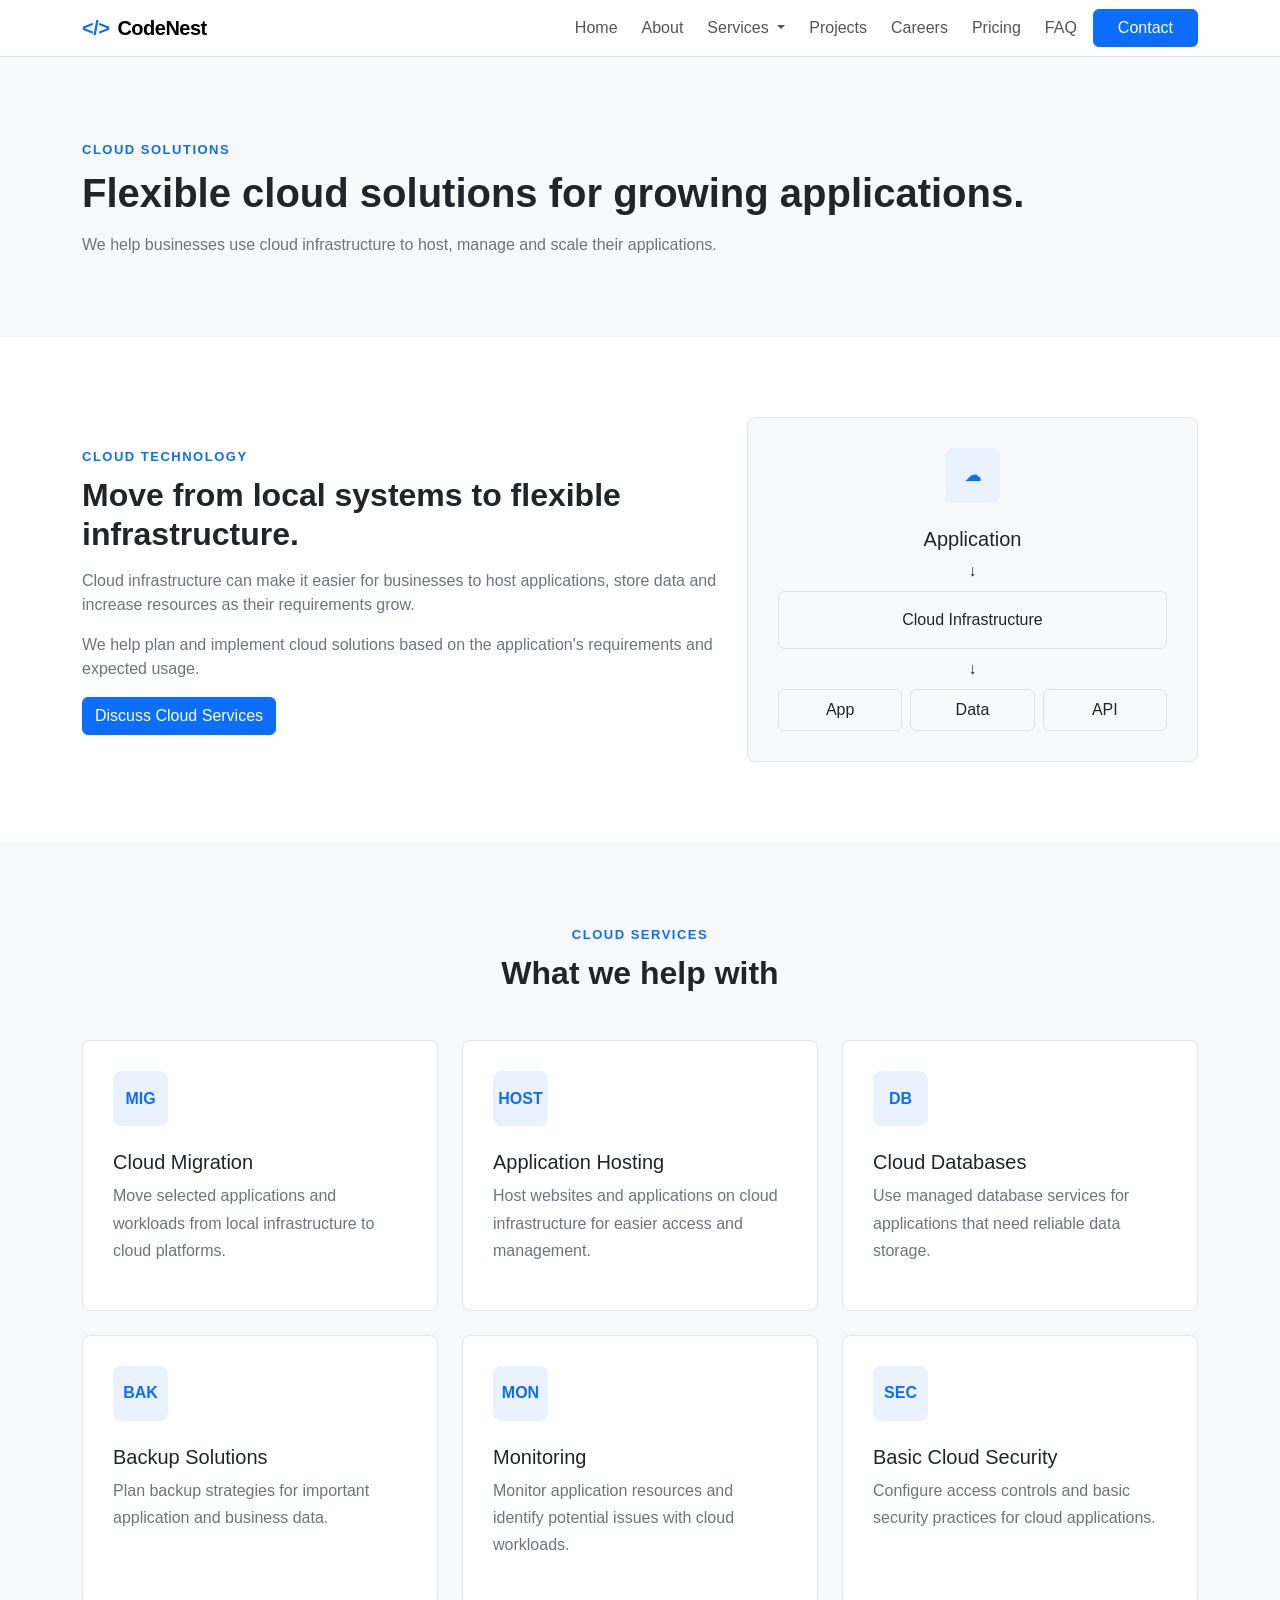
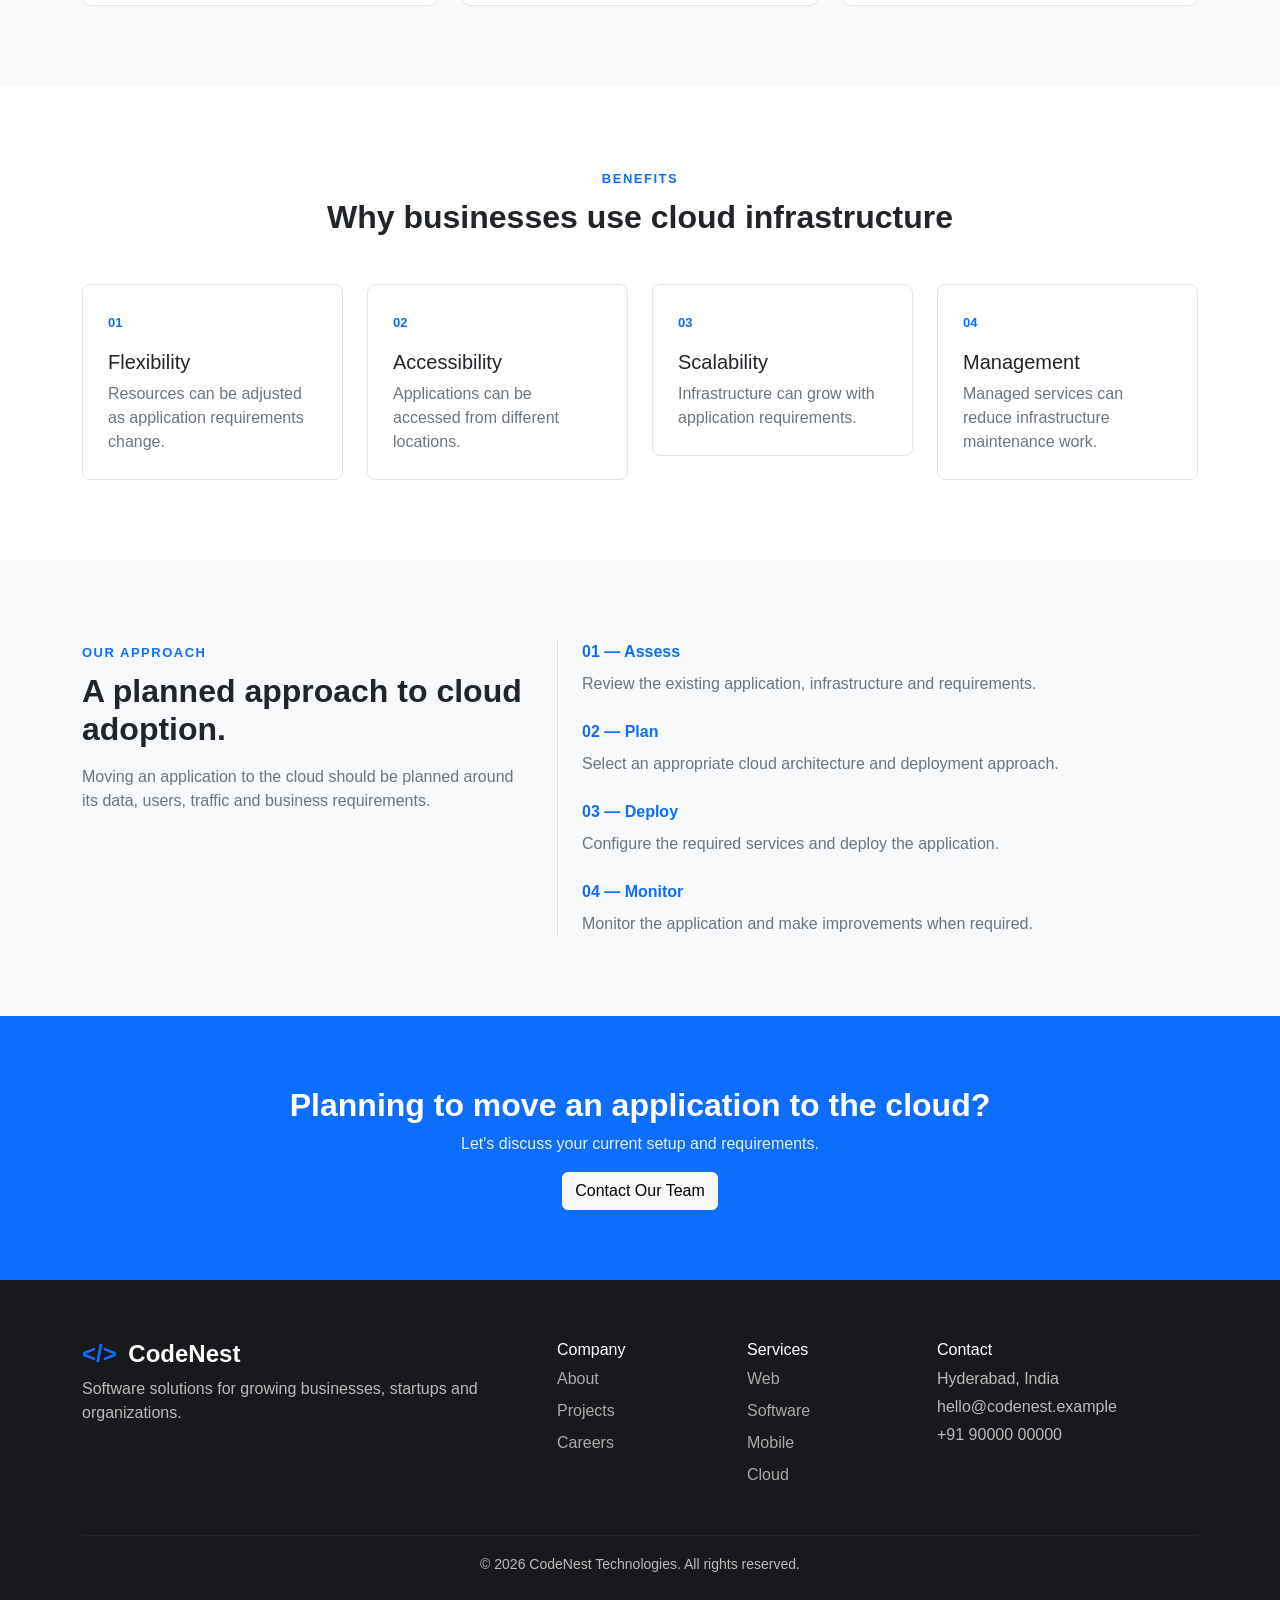
<file: cloud-solutions.html>
<!DOCTYPE html>
<html lang="en">
<head>
    <meta charset="UTF-8">
    <meta name="viewport" content="width=device-width, initial-scale=1.0">
    <title>Cloud Solutions | CodeNest Technologies</title>
    <link rel="icon" type="image/svg+xml" href="favicon.svg">
    <link rel="stylesheet" href="bootstrap/css/bootstrap.min.css">
    <link rel="stylesheet" href="css/style.css">
</head>

<body>

<!-- ================= NAVBAR ================= -->

<nav class="navbar navbar-expand-lg bg-white border-bottom sticky-top">
    <div class="container">

        <!-- Logo -->
        <a class="navbar-brand fw-bold d-flex align-items-center"
           href="index.html">
            <span class="brand-mark me-2">&lt;/&gt;</span>
            CodeNest
        </a>


        <!-- Mobile Toggle -->
        <button class="navbar-toggler"
                type="button"
                data-bs-toggle="collapse"
                data-bs-target="#mainNavbar"
                aria-controls="mainNavbar"
                aria-expanded="false"
                aria-label="Toggle navigation">

            <span class="navbar-toggler-icon"></span>
        </button>


        <!-- Navbar Links -->
        <div class="collapse navbar-collapse" id="mainNavbar">

            <ul class="navbar-nav ms-auto align-items-lg-center">

                <li class="nav-item">
                    <a class="nav-link" href="index.html">
                        Home
                    </a>
                </li>

                <li class="nav-item">
                    <a class="nav-link" href="about.html">
                        About
                    </a>
                </li>


                <!-- Services Dropdown -->
                <li class="nav-item dropdown">

                    <a class="nav-link dropdown-toggle"
                       href="#"
                       role="button"
                       data-bs-toggle="dropdown"
                       aria-expanded="false">

                        Services
                    </a>

                    <ul class="dropdown-menu">

                        <li>
                            <a class="dropdown-item"
                               href="services.html">
                                All Services
                            </a>
                        </li>

                        <li>
                            <a class="dropdown-item"
                               href="web-development.html">
                                Web Development
                            </a>
                        </li>

                        <li>
                            <a class="dropdown-item"
                               href="software-development.html">
                                Software Development
                            </a>
                        </li>

                        <li>
                            <a class="dropdown-item"
                               href="mobile-development.html">
                                Mobile Development
                            </a>
                        </li>

                        <li>
                            <a class="dropdown-item"
                               href="cloud-solutions.html">
                                Cloud Solutions
                            </a>
                        </li>

                    </ul>
                </li>


                <li class="nav-item">
                    <a class="nav-link" href="projects.html">
                        Projects
                    </a>
                </li>


                <li class="nav-item">
                    <a class="nav-link" href="careers.html">
                        Careers
                    </a>
                </li>


                <li class="nav-item">
                    <a class="nav-link" href="pricing.html">
                        Pricing
                    </a>
                </li>


                <li class="nav-item">
                    <a class="nav-link" href="faq.html">
                        FAQ
                    </a>
                </li>


                <li class="nav-item ms-lg-2">
                    <a class="btn btn-primary px-4"
                       href="contact.html">
                        Contact
                    </a>
                </li>

            </ul>

        </div>

    </div>
</nav>


<!-- Header -->
<section class="page-header">

    <div class="container">

        <span class="small-label">
            CLOUD SOLUTIONS
        </span>

        <h1 class="mt-2">
            Flexible cloud solutions
            for growing applications.
        </h1>

        <p class="text-secondary mt-3 mb-0">
            We help businesses use cloud infrastructure to
            host, manage and scale their applications.
        </p>

    </div>

</section>


<!-- Introduction -->
<section class="section-padding">

    <div class="container">

        <div class="row align-items-center">

            <div class="col-lg-7">

                <span class="small-label">
                    CLOUD TECHNOLOGY
                </span>

                <h2 class="fw-bold mt-2">
                    Move from local systems to flexible infrastructure.
                </h2>

                <p class="text-secondary mt-3">
                    Cloud infrastructure can make it easier for
                    businesses to host applications, store data
                    and increase resources as their requirements grow.
                </p>

                <p class="text-secondary">
                    We help plan and implement cloud solutions
                    based on the application's requirements and
                    expected usage.
                </p>

                <a href="contact.html"
                   class="btn btn-primary">
                    Discuss Cloud Services
                </a>

            </div>


            <div class="col-lg-5 mt-5 mt-lg-0">

                <div class="info-card bg-light">

                    <div class="text-center">

                        <div class="service-icon mx-auto">
                            ☁
                        </div>

                        <h5 class="mt-4">
                            Application
                        </h5>

                        <div class="my-2">
                            ↓
                        </div>

                        <div class="border rounded p-3">
                            Cloud Infrastructure
                        </div>

                        <div class="my-2">
                            ↓
                        </div>

                        <div class="row g-2">

                            <div class="col-4">
                                <div class="border rounded p-2">
                                    App
                                </div>
                            </div>

                            <div class="col-4">
                                <div class="border rounded p-2">
                                    Data
                                </div>
                            </div>

                            <div class="col-4">
                                <div class="border rounded p-2">
                                    API
                                </div>
                            </div>

                        </div>

                    </div>

                </div>

            </div>

        </div>

    </div>

</section>


<!-- Services -->
<section class="bg-light section-padding">

    <div class="container">

        <div class="section-heading text-center">

            <span class="small-label">
                CLOUD SERVICES
            </span>

            <h2 class="fw-bold mt-2">
                What we help with
            </h2>

        </div>


        <div class="row g-4 mt-4">


            <div class="col-md-6 col-lg-4">

                <div class="info-card bg-white">

                    <div class="service-icon">
                        MIG
                    </div>

                    <h5 class="mt-4">
                        Cloud Migration
                    </h5>

                    <p>
                        Move selected applications and workloads
                        from local infrastructure to cloud platforms.
                    </p>

                </div>

            </div>


            <div class="col-md-6 col-lg-4">

                <div class="info-card bg-white">

                    <div class="service-icon">
                        HOST
                    </div>

                    <h5 class="mt-4">
                        Application Hosting
                    </h5>

                    <p>
                        Host websites and applications on cloud
                        infrastructure for easier access and management.
                    </p>

                </div>

            </div>


            <div class="col-md-6 col-lg-4">

                <div class="info-card bg-white">

                    <div class="service-icon">
                        DB
                    </div>

                    <h5 class="mt-4">
                        Cloud Databases
                    </h5>

                    <p>
                        Use managed database services for applications
                        that need reliable data storage.
                    </p>

                </div>

            </div>


            <div class="col-md-6 col-lg-4">

                <div class="info-card bg-white">

                    <div class="service-icon">
                        BAK
                    </div>

                    <h5 class="mt-4">
                        Backup Solutions
                    </h5>

                    <p>
                        Plan backup strategies for important
                        application and business data.
                    </p>

                </div>

            </div>


            <div class="col-md-6 col-lg-4">

                <div class="info-card bg-white">

                    <div class="service-icon">
                        MON
                    </div>

                    <h5 class="mt-4">
                        Monitoring
                    </h5>

                    <p>
                        Monitor application resources and identify
                        potential issues with cloud workloads.
                    </p>

                </div>

            </div>


            <div class="col-md-6 col-lg-4">

                <div class="info-card bg-white">

                    <div class="service-icon">
                        SEC
                    </div>

                    <h5 class="mt-4">
                        Basic Cloud Security
                    </h5>

                    <p>
                        Configure access controls and basic security
                        practices for cloud applications.
                    </p>

                </div>

            </div>

        </div>

    </div>

</section>


<!-- Benefits -->
<section class="section-padding">

    <div class="container">

        <div class="section-heading text-center">

            <span class="small-label">
                BENEFITS
            </span>

            <h2 class="fw-bold mt-2">
                Why businesses use cloud infrastructure
            </h2>

        </div>


        <div class="row g-4 mt-4">

            <div class="col-md-6 col-lg-3">

                <div class="feature-box">

                    <strong>01</strong>

                    <h5 class="mt-3">
                        Flexibility
                    </h5>

                    <p>
                        Resources can be adjusted as
                        application requirements change.
                    </p>

                </div>

            </div>


            <div class="col-md-6 col-lg-3">

                <div class="feature-box">

                    <strong>02</strong>

                    <h5 class="mt-3">
                        Accessibility
                    </h5>

                    <p>
                        Applications can be accessed from
                        different locations.
                    </p>

                </div>

            </div>


            <div class="col-md-6 col-lg-3">

                <div class="feature-box">

                    <strong>03</strong>

                    <h5 class="mt-3">
                        Scalability
                    </h5>

                    <p>
                        Infrastructure can grow with
                        application requirements.
                    </p>

                </div>

            </div>


            <div class="col-md-6 col-lg-3">

                <div class="feature-box">

                    <strong>04</strong>

                    <h5 class="mt-3">
                        Management
                    </h5>

                    <p>
                        Managed services can reduce
                        infrastructure maintenance work.
                    </p>

                </div>

            </div>

        </div>

    </div>

</section>


<!-- Cloud Flow -->
<section class="bg-light section-padding">

    <div class="container">

        <div class="row">

            <div class="col-lg-5">

                <span class="small-label">
                    OUR APPROACH
                </span>

                <h2 class="fw-bold mt-2">
                    A planned approach to cloud adoption.
                </h2>

                <p class="text-secondary mt-3">
                    Moving an application to the cloud should be
                    planned around its data, users, traffic and
                    business requirements.
                </p>

            </div>


            <div class="col-lg-7 mt-4 mt-lg-0">

                <div class="border-start ps-4">

                    <div class="mb-4">

                        <strong class="text-primary">
                            01 — Assess
                        </strong>

                        <p class="text-secondary mt-2 mb-0">
                            Review the existing application,
                            infrastructure and requirements.
                        </p>

                    </div>


                    <div class="mb-4">

                        <strong class="text-primary">
                            02 — Plan
                        </strong>

                        <p class="text-secondary mt-2 mb-0">
                            Select an appropriate cloud architecture
                            and deployment approach.
                        </p>

                    </div>


                    <div class="mb-4">

                        <strong class="text-primary">
                            03 — Deploy
                        </strong>

                        <p class="text-secondary mt-2 mb-0">
                            Configure the required services and
                            deploy the application.
                        </p>

                    </div>


                    <div>

                        <strong class="text-primary">
                            04 — Monitor
                        </strong>

                        <p class="text-secondary mt-2 mb-0">
                            Monitor the application and make
                            improvements when required.
                        </p>

                    </div>

                </div>

            </div>

        </div>

    </div>

</section>


<!-- CTA -->
<section class="cta-section">

    <div class="container text-center">

        <h2 class="fw-bold">
            Planning to move an application to the cloud?
        </h2>

        <p>
            Let's discuss your current setup and requirements.
        </p>

        <a href="contact.html"
           class="btn btn-light">
            Contact Our Team
        </a>

    </div>

</section>


<!-- Footer -->
<footer class="footer">

    <div class="container">

        <div class="row">

            <div class="col-lg-5 mb-4">

                <h4 class="fw-bold">
                    <span class="brand-mark">&lt;/&gt;</span>
                    CodeNest
                </h4>

                <p>
                    Software solutions for growing businesses,
                    startups and organizations.
                </p>

            </div>


            <div class="col-6 col-lg-2 mb-4">

                <h6>Company</h6>

                <a href="about.html">About</a>
                <a href="projects.html">Projects</a>
                <a href="careers.html">Careers</a>

            </div>


            <div class="col-6 col-lg-2 mb-4">

                <h6>Services</h6>

                <a href="web-development.html">Web</a>
                <a href="software-development.html">
                    Software
                </a>
                <a href="mobile-development.html">
                    Mobile
                </a>
                <a href="cloud-solutions.html">
                    Cloud
                </a>

            </div>


            <div class="col-lg-3">

                <h6>Contact</h6>

                <p class="mb-1">
                    Hyderabad, India
                </p>

                <p class="mb-1">
                    hello@codenest.example
                </p>

                <p>
                    +91 90000 00000
                </p>

            </div>

        </div>

        <hr>

        <div class="text-center">

            <small>
                © <span class="current-year"></span>
                CodeNest Technologies. All rights reserved.
            </small>

        </div>

    </div>

</footer>


<script src="bootstrap/js/bootstrap.bundle.min.js"></script>
<script src="js/script.js"></script>

</body>
</html>
</file>
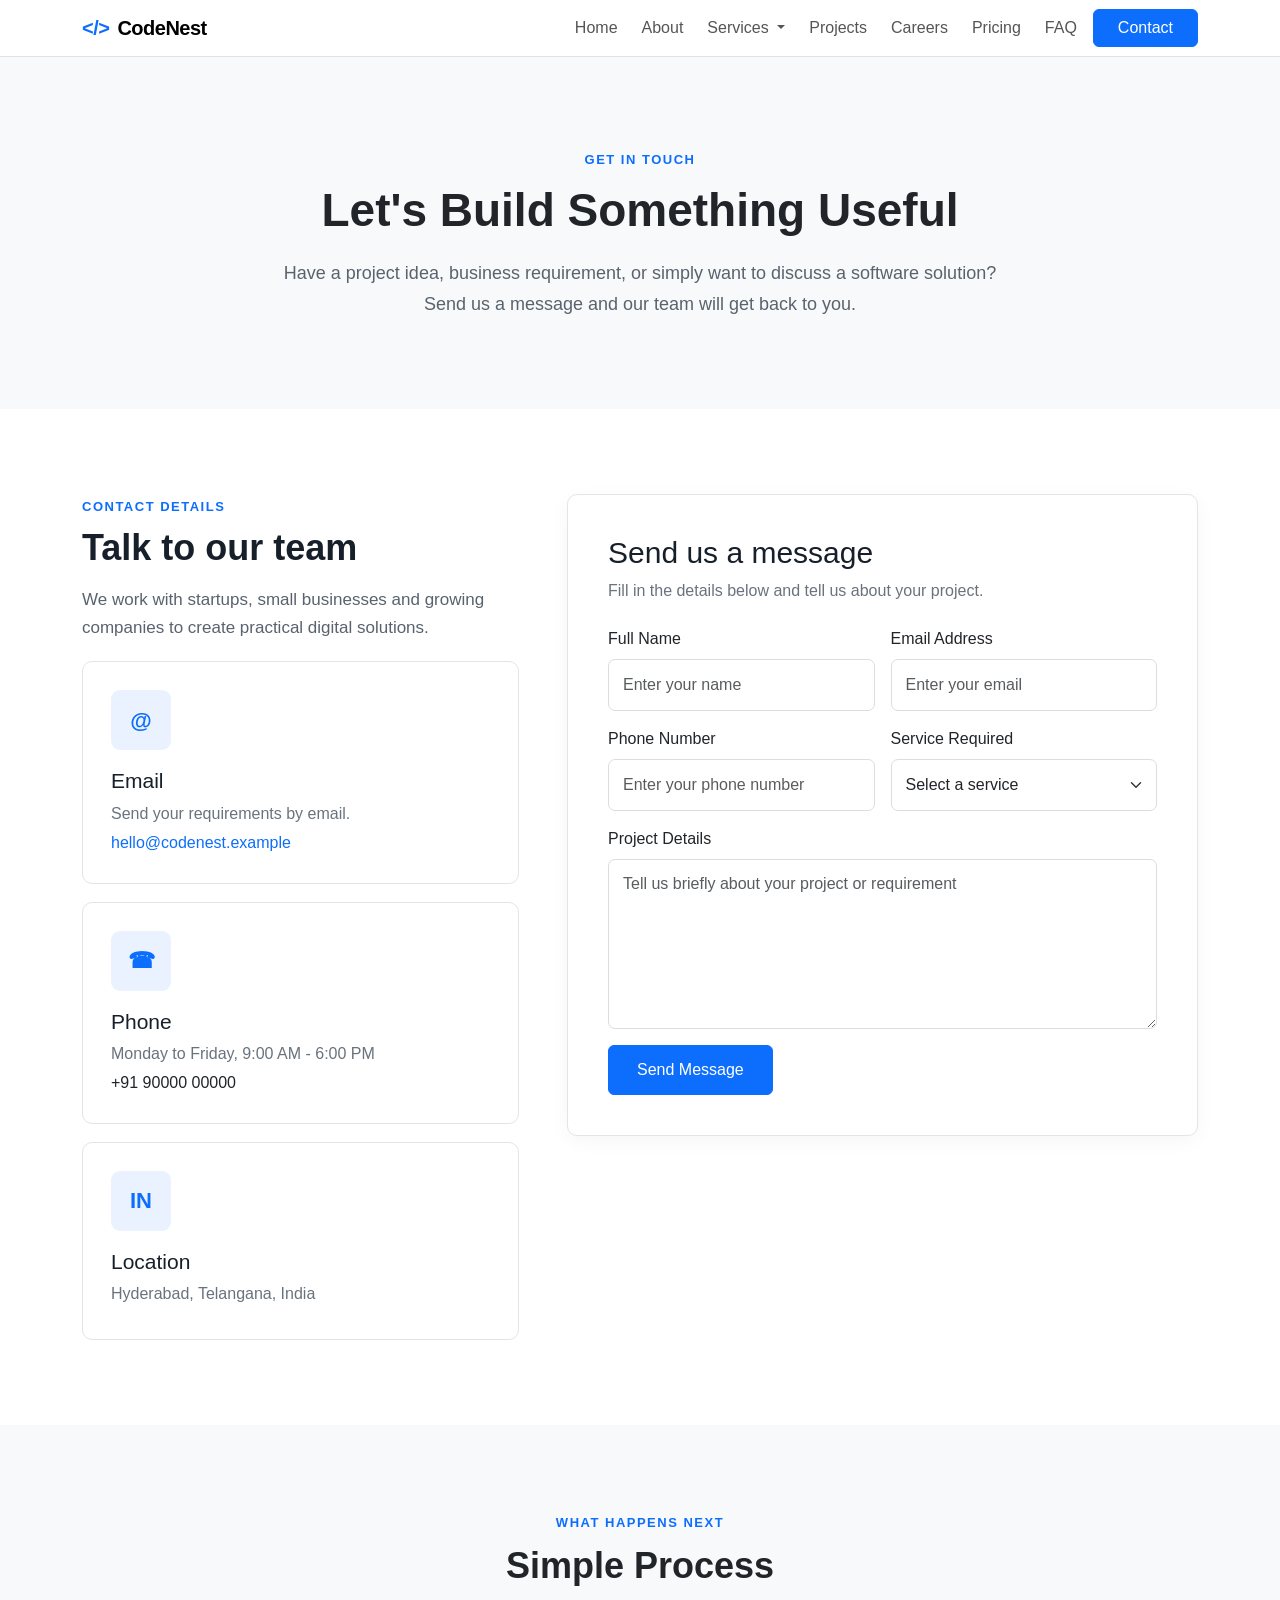
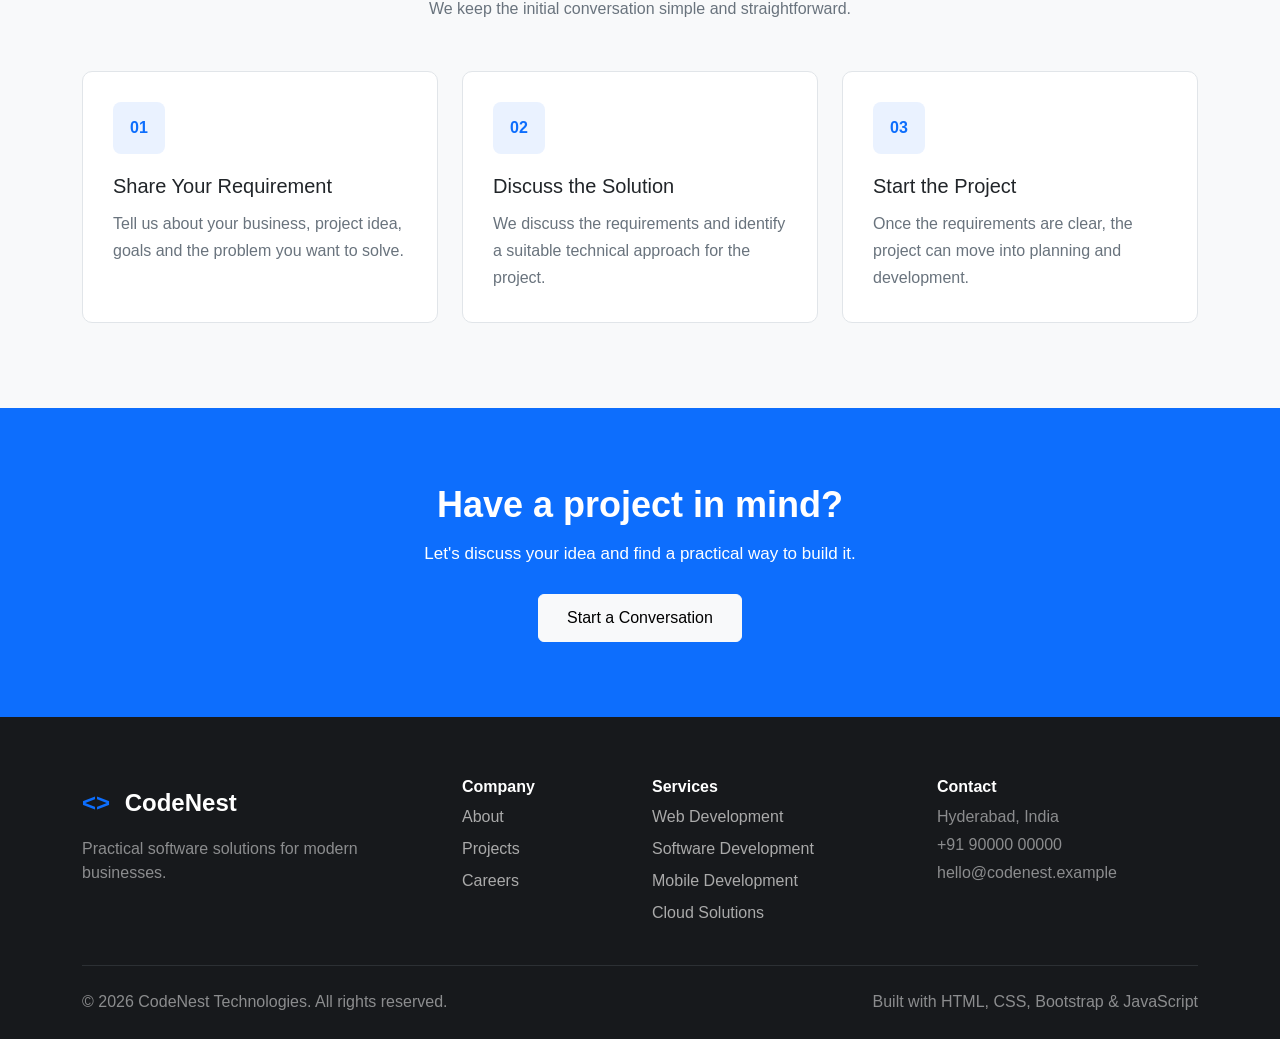
<file: contact.html>
<!DOCTYPE html>
<html lang="en">
<head>
    <meta charset="UTF-8">
    <meta name="viewport" content="width=device-width, initial-scale=1.0">
    <title>Contact Us | CodeNest Technologies</title>
    <link rel="icon" type="image/svg+xml" href="favicon.svg">
    <link rel="stylesheet" href="bootstrap/css/bootstrap.min.css">
    <link rel="stylesheet" href="css/style.css">
</head>

<body>

<!-- ================= NAVBAR ================= -->

<nav class="navbar navbar-expand-lg bg-white border-bottom sticky-top">
    <div class="container">

        <!-- Logo -->
        <a class="navbar-brand fw-bold d-flex align-items-center"
           href="index.html">
            <span class="brand-mark me-2">&lt;/&gt;</span>
            CodeNest
        </a>


        <!-- Mobile Toggle -->
        <button class="navbar-toggler"
                type="button"
                data-bs-toggle="collapse"
                data-bs-target="#mainNavbar"
                aria-controls="mainNavbar"
                aria-expanded="false"
                aria-label="Toggle navigation">

            <span class="navbar-toggler-icon"></span>
        </button>


        <!-- Navbar Links -->
        <div class="collapse navbar-collapse" id="mainNavbar">

            <ul class="navbar-nav ms-auto align-items-lg-center">

                <li class="nav-item">
                    <a class="nav-link" href="index.html">
                        Home
                    </a>
                </li>

                <li class="nav-item">
                    <a class="nav-link" href="about.html">
                        About
                    </a>
                </li>


                <!-- Services Dropdown -->
                <li class="nav-item dropdown">

                    <a class="nav-link dropdown-toggle"
                       href="#"
                       role="button"
                       data-bs-toggle="dropdown"
                       aria-expanded="false">

                        Services
                    </a>

                    <ul class="dropdown-menu">

                        <li>
                            <a class="dropdown-item"
                               href="services.html">
                                All Services
                            </a>
                        </li>

                        <li>
                            <a class="dropdown-item"
                               href="web-development.html">
                                Web Development
                            </a>
                        </li>

                        <li>
                            <a class="dropdown-item"
                               href="software-development.html">
                                Software Development
                            </a>
                        </li>

                        <li>
                            <a class="dropdown-item"
                               href="mobile-development.html">
                                Mobile Development
                            </a>
                        </li>

                        <li>
                            <a class="dropdown-item"
                               href="cloud-solutions.html">
                                Cloud Solutions
                            </a>
                        </li>

                    </ul>
                </li>


                <li class="nav-item">
                    <a class="nav-link" href="projects.html">
                        Projects
                    </a>
                </li>


                <li class="nav-item">
                    <a class="nav-link" href="careers.html">
                        Careers
                    </a>
                </li>


                <li class="nav-item">
                    <a class="nav-link" href="pricing.html">
                        Pricing
                    </a>
                </li>


                <li class="nav-item">
                    <a class="nav-link" href="faq.html">
                        FAQ
                    </a>
                </li>


                <li class="nav-item ms-lg-2">
                    <a class="btn btn-primary px-4"
                       href="contact.html">
                        Contact
                    </a>
                </li>

            </ul>

        </div>

    </div>
</nav>

<!-- ================= PAGE HEADER ================= -->

<section class="contact-header">

    <div class="container text-center">

        <span class="small-label">
            GET IN TOUCH
        </span>

        <h1>
            Let's Build Something Useful
        </h1>

        <p>
            Have a project idea, business requirement, or simply want
            to discuss a software solution? Send us a message and
            our team will get back to you.
        </p>

    </div>

</section>


<!-- ================= CONTACT SECTION ================= -->

<section class="contact-section">

    <div class="container">

        <div class="row g-5">

            <!-- LEFT SIDE -->

            <div class="col-lg-5">

                <span class="small-label">
                    CONTACT DETAILS
                </span>

                <h2 class="mt-2">
                    Talk to our team
                </h2>

                <p class="contact-description mt-3">
                    We work with startups, small businesses and
                    growing companies to create practical digital
                    solutions.
                </p>


                <!-- EMAIL -->

                <div class="contact-detail-card">

                    <div class="contact-icon">
                        @
                    </div>

                    <h5>
                        Email
                    </h5>

                    <p>
                        Send your requirements by email.
                    </p>

                    <a href="mailto:hello@codenest.example">
                        hello@codenest.example
                    </a>

                </div>


                <!-- PHONE -->

                <div class="contact-detail-card">

                    <div class="contact-icon">
                        ☎
                    </div>

                    <h5>
                        Phone
                    </h5>

                    <p>
                        Monday to Friday, 9:00 AM - 6:00 PM
                    </p>

                    <span>
                        +91 90000 00000
                    </span>

                </div>


                <!-- LOCATION -->

                <div class="contact-detail-card">

                    <div class="contact-icon">
                        IN
                    </div>

                    <h5>
                        Location
                    </h5>

                    <p>
                        Hyderabad, Telangana, India
                    </p>

                </div>

            </div>


            <!-- RIGHT SIDE -->

            <div class="col-lg-7">

                <div class="contact-form-box">

                    <h3>
                        Send us a message
                    </h3>

                    <p class="mt-2 mb-4">
                        Fill in the details below and tell us about
                        your project.
                    </p>


                    <form id="contactForm">

                        <div class="row g-3">

                            <!-- NAME -->

                            <div class="col-md-6">

                                <label for="name"
                                       class="form-label">
                                    Full Name
                                </label>

                                <input type="text"
                                       class="form-control"
                                       id="name"
                                       placeholder="Enter your name"
                                       required>

                            </div>


                            <!-- EMAIL -->

                            <div class="col-md-6">

                                <label for="email"
                                       class="form-label">
                                    Email Address
                                </label>

                                <input type="email"
                                       class="form-control"
                                       id="email"
                                       placeholder="Enter your email"
                                       required>

                            </div>


                            <!-- PHONE -->

                            <div class="col-md-6">

                                <label for="phone"
                                       class="form-label">
                                    Phone Number
                                </label>

                                <input type="tel"
                                       class="form-control"
                                       id="phone"
                                       placeholder="Enter your phone number">

                            </div>


                            <!-- SERVICE -->

                            <div class="col-md-6">

                                <label for="service"
                                       class="form-label">
                                    Service Required
                                </label>

                                <select class="form-select"
                                        id="service">

                                    <option selected>
                                        Select a service
                                    </option>

                                    <option>
                                        Web Development
                                    </option>

                                    <option>
                                        Software Development
                                    </option>

                                    <option>
                                        Mobile Development
                                    </option>

                                    <option>
                                        Cloud Solutions
                                    </option>

                                    <option>
                                        IT Consulting
                                    </option>

                                    <option>
                                        Other
                                    </option>

                                </select>

                            </div>


                            <!-- MESSAGE -->

                            <div class="col-12">

                                <label for="message"
                                       class="form-label">
                                    Project Details
                                </label>

                                <textarea class="form-control"
                                          id="message"
                                          rows="6"
                                          placeholder="Tell us briefly about your project or requirement"
                                          required></textarea>

                            </div>


                            <!-- BUTTON -->

                            <div class="col-12">

                                <button type="submit"
                                        class="btn btn-primary contact-submit">

                                    Send Message

                                </button>

                            </div>

                        </div>

                    </form>

                </div>

            </div>

        </div>

    </div>

</section>


<!-- ================= PROCESS ================= -->

<section class="contact-process">

    <div class="container">

        <div class="process-heading">

            <span class="small-label">
                WHAT HAPPENS NEXT
            </span>

            <h2>
                Simple Process
            </h2>

            <p>
                We keep the initial conversation simple and straightforward.
            </p>

        </div>


        <div class="row g-4">

            <div class="col-md-4">

                <div class="process-card">

                    <div class="process-number">
                        01
                    </div>

                    <h5>
                        Share Your Requirement
                    </h5>

                    <p>
                        Tell us about your business, project idea,
                        goals and the problem you want to solve.
                    </p>

                </div>

            </div>


            <div class="col-md-4">

                <div class="process-card">

                    <div class="process-number">
                        02
                    </div>

                    <h5>
                        Discuss the Solution
                    </h5>

                    <p>
                        We discuss the requirements and identify
                        a suitable technical approach for the project.
                    </p>

                </div>

            </div>


            <div class="col-md-4">

                <div class="process-card">

                    <div class="process-number">
                        03
                    </div>

                    <h5>
                        Start the Project
                    </h5>

                    <p>
                        Once the requirements are clear, the project
                        can move into planning and development.
                    </p>

                </div>

            </div>

        </div>

    </div>

</section>


<!-- ================= CTA ================= -->

<section class="contact-cta">

    <div class="container text-center">

        <h2>
            Have a project in mind?
        </h2>

        <p>
            Let's discuss your idea and find a practical way to build it.
        </p>

        <a href="#contactForm"
           class="btn btn-light">

            Start a Conversation

        </a>

    </div>

</section>


<!-- ================= FOOTER ================= -->

<footer class="footer">

    <div class="container">

        <div class="row g-4">

            <div class="col-lg-4">

                <a href="index.html"
                   class="text-white text-decoration-none fw-bold fs-4">

                    <span class="brand-mark me-2">&lt;&gt;</span>
                    CodeNest

                </a>

                <p class="text-white-50 mt-3">
                    Practical software solutions for modern businesses.
                </p>

            </div>


            <div class="col-6 col-lg-2">

                <h6 class="text-white fw-bold">
                    Company
                </h6>

                <ul class="list-unstyled footer-links">

                    <li>
                        <a href="about.html">
                            About
                        </a>
                    </li>

                    <li>
                        <a href="projects.html">
                            Projects
                        </a>
                    </li>

                    <li>
                        <a href="careers.html">
                            Careers
                        </a>
                    </li>

                </ul>

            </div>


            <div class="col-6 col-lg-3">

                <h6 class="text-white fw-bold">
                    Services
                </h6>

                <ul class="list-unstyled footer-links">

                    <li>
                        <a href="web-development.html">
                            Web Development
                        </a>
                    </li>

                    <li>
                        <a href="software-development.html">
                            Software Development
                        </a>
                    </li>

                    <li>
                        <a href="mobile-development.html">
                            Mobile Development
                        </a>
                    </li>

                    <li>
                        <a href="cloud-solutions.html">
                            Cloud Solutions
                        </a>
                    </li>

                </ul>

            </div>


            <div class="col-lg-3">

                <h6 class="text-white fw-bold">
                    Contact
                </h6>

                <p class="text-white-50 mb-1">
                    Hyderabad, India
                </p>

                <p class="text-white-50 mb-1">
                    +91 90000 00000
                </p>

                <p class="text-white-50">
                    hello@codenest.example
                </p>

            </div>

        </div>


        <hr class="border-secondary my-4">


        <div class="d-flex flex-column flex-md-row
                    justify-content-between">

            <p class="text-white-50 mb-0">

                © <span class="current-year"></span>
                CodeNest Technologies. All rights reserved.

            </p>

            <p class="text-white-50 mb-0">

                Built with HTML, CSS, Bootstrap & JavaScript

            </p>

        </div>

    </div>

</footer>


<!-- ================= SCRIPTS ================= -->

<script src="bootstrap/js/bootstrap.bundle.min.js"></script>
<script src="js/script.js"></script>

</body>
</html>
</file>
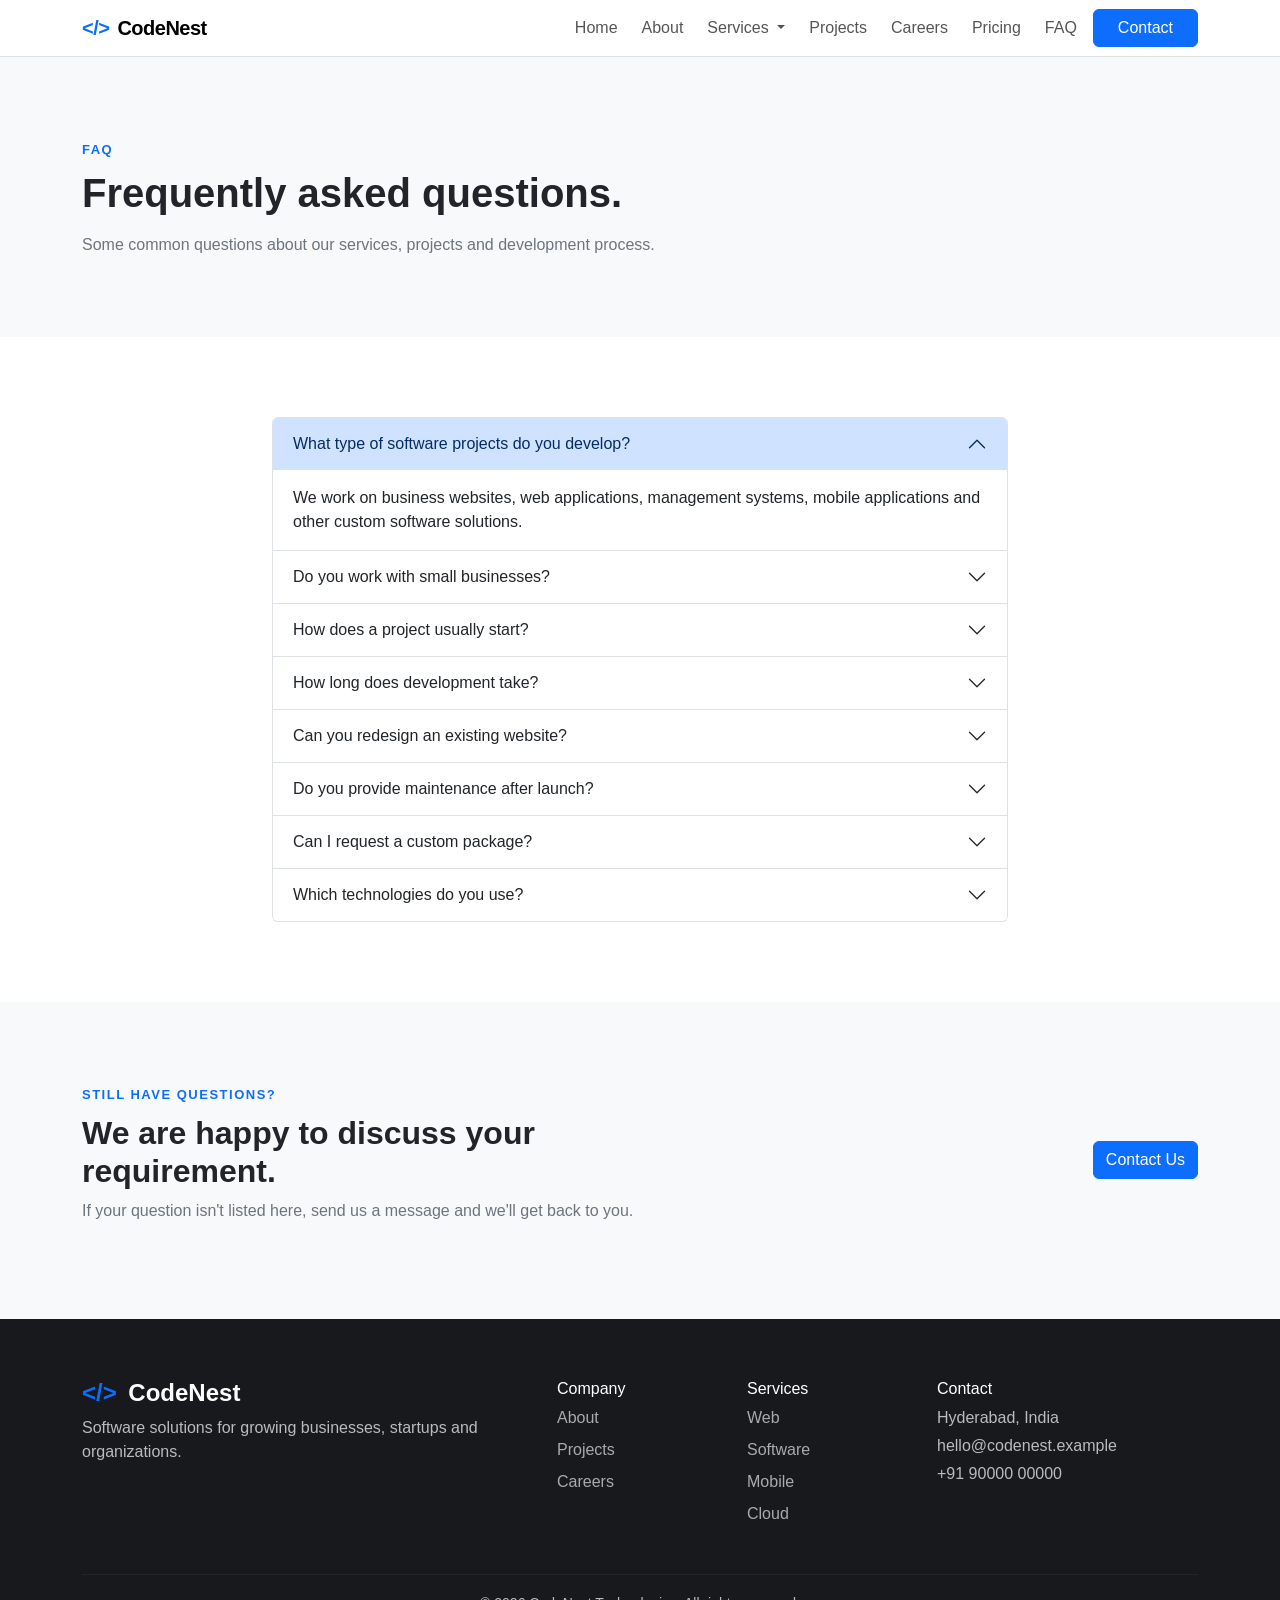
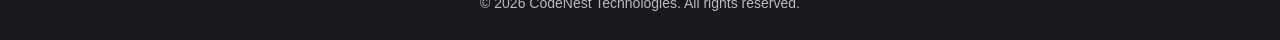
<file: faq.html>
<!DOCTYPE html>
<html lang="en">
<head>
    <meta charset="UTF-8">
    <meta name="viewport" content="width=device-width, initial-scale=1.0">
    <title>FAQ | CodeNest Technologies</title>
    <link rel="icon" type="image/svg+xml" href="favicon.svg">
    <link rel="stylesheet" href="bootstrap/css/bootstrap.min.css">
    <link rel="stylesheet" href="css/style.css">
</head>

<body>

<!-- ================= NAVBAR ================= -->

<nav class="navbar navbar-expand-lg bg-white border-bottom sticky-top">
    <div class="container">

        <!-- Logo -->
        <a class="navbar-brand fw-bold d-flex align-items-center"
           href="index.html">
            <span class="brand-mark me-2">&lt;/&gt;</span>
            CodeNest
        </a>


        <!-- Mobile Toggle -->
        <button class="navbar-toggler"
                type="button"
                data-bs-toggle="collapse"
                data-bs-target="#mainNavbar"
                aria-controls="mainNavbar"
                aria-expanded="false"
                aria-label="Toggle navigation">

            <span class="navbar-toggler-icon"></span>
        </button>


        <!-- Navbar Links -->
        <div class="collapse navbar-collapse" id="mainNavbar">

            <ul class="navbar-nav ms-auto align-items-lg-center">

                <li class="nav-item">
                    <a class="nav-link" href="index.html">
                        Home
                    </a>
                </li>

                <li class="nav-item">
                    <a class="nav-link" href="about.html">
                        About
                    </a>
                </li>


                <!-- Services Dropdown -->
                <li class="nav-item dropdown">

                    <a class="nav-link dropdown-toggle"
                       href="#"
                       role="button"
                       data-bs-toggle="dropdown"
                       aria-expanded="false">

                        Services
                    </a>

                    <ul class="dropdown-menu">

                        <li>
                            <a class="dropdown-item"
                               href="services.html">
                                All Services
                            </a>
                        </li>

                        <li>
                            <a class="dropdown-item"
                               href="web-development.html">
                                Web Development
                            </a>
                        </li>

                        <li>
                            <a class="dropdown-item"
                               href="software-development.html">
                                Software Development
                            </a>
                        </li>

                        <li>
                            <a class="dropdown-item"
                               href="mobile-development.html">
                                Mobile Development
                            </a>
                        </li>

                        <li>
                            <a class="dropdown-item"
                               href="cloud-solutions.html">
                                Cloud Solutions
                            </a>
                        </li>

                    </ul>
                </li>


                <li class="nav-item">
                    <a class="nav-link" href="projects.html">
                        Projects
                    </a>
                </li>


                <li class="nav-item">
                    <a class="nav-link" href="careers.html">
                        Careers
                    </a>
                </li>


                <li class="nav-item">
                    <a class="nav-link" href="pricing.html">
                        Pricing
                    </a>
                </li>


                <li class="nav-item">
                    <a class="nav-link" href="faq.html">
                        FAQ
                    </a>
                </li>


                <li class="nav-item ms-lg-2">
                    <a class="btn btn-primary px-4"
                       href="contact.html">
                        Contact
                    </a>
                </li>

            </ul>

        </div>

    </div>
</nav>


<!-- Header -->
<section class="page-header">

    <div class="container">

        <span class="small-label">
            FAQ
        </span>

        <h1 class="mt-2">
            Frequently asked questions.
        </h1>

        <p class="text-secondary mt-3 mb-0">
            Some common questions about our services,
            projects and development process.
        </p>

    </div>

</section>


<!-- FAQ -->
<section class="section-padding">

    <div class="container">

        <div class="row">

            <div class="col-lg-8 mx-auto">

                <div class="accordion" id="faqAccordion">


                    <!-- Question 1 -->
                    <div class="accordion-item">

                        <h2 class="accordion-header">

                            <button class="accordion-button"
                                    type="button"
                                    data-bs-toggle="collapse"
                                    data-bs-target="#faq1">

                                What type of software projects do you develop?

                            </button>

                        </h2>

                        <div id="faq1"
                             class="accordion-collapse collapse show"
                             data-bs-parent="#faqAccordion">

                            <div class="accordion-body">

                                We work on business websites, web
                                applications, management systems,
                                mobile applications and other custom
                                software solutions.

                            </div>

                        </div>

                    </div>


                    <!-- Question 2 -->
                    <div class="accordion-item">

                        <h2 class="accordion-header">

                            <button class="accordion-button collapsed"
                                    type="button"
                                    data-bs-toggle="collapse"
                                    data-bs-target="#faq2">

                                Do you work with small businesses?

                            </button>

                        </h2>

                        <div id="faq2"
                             class="accordion-collapse collapse"
                             data-bs-parent="#faqAccordion">

                            <div class="accordion-body">

                                Yes. Our services are designed for
                                startups, small businesses and
                                organizations with different project
                                requirements.

                            </div>

                        </div>

                    </div>


                    <!-- Question 3 -->
                    <div class="accordion-item">

                        <h2 class="accordion-header">

                            <button class="accordion-button collapsed"
                                    type="button"
                                    data-bs-toggle="collapse"
                                    data-bs-target="#faq3">

                                How does a project usually start?

                            </button>

                        </h2>

                        <div id="faq3"
                             class="accordion-collapse collapse"
                             data-bs-parent="#faqAccordion">

                            <div class="accordion-body">

                                We start with a discussion about your
                                business, users, requirements and
                                expected outcome. After understanding
                                the scope, we can suggest an appropriate
                                development approach.

                            </div>

                        </div>

                    </div>


                    <!-- Question 4 -->
                    <div class="accordion-item">

                        <h2 class="accordion-header">

                            <button class="accordion-button collapsed"
                                    type="button"
                                    data-bs-toggle="collapse"
                                    data-bs-target="#faq4">

                                How long does development take?

                            </button>

                        </h2>

                        <div id="faq4"
                             class="accordion-collapse collapse"
                             data-bs-parent="#faqAccordion">

                            <div class="accordion-body">

                                The timeline depends on the size and
                                complexity of the project. A small
                                website will generally require less
                                development time than a custom software
                                application.

                            </div>

                        </div>

                    </div>


                    <!-- Question 5 -->
                    <div class="accordion-item">

                        <h2 class="accordion-header">

                            <button class="accordion-button collapsed"
                                    type="button"
                                    data-bs-toggle="collapse"
                                    data-bs-target="#faq5">

                                Can you redesign an existing website?

                            </button>

                        </h2>

                        <div id="faq5"
                             class="accordion-collapse collapse"
                             data-bs-parent="#faqAccordion">

                            <div class="accordion-body">

                                Yes. We can review an existing website
                                and discuss improvements to its design,
                                structure, responsiveness and functionality.

                            </div>

                        </div>

                    </div>


                    <!-- Question 6 -->
                    <div class="accordion-item">

                        <h2 class="accordion-header">

                            <button class="accordion-button collapsed"
                                    type="button"
                                    data-bs-toggle="collapse"
                                    data-bs-target="#faq6">

                                Do you provide maintenance after launch?

                            </button>

                        </h2>

                        <div id="faq6"
                             class="accordion-collapse collapse"
                             data-bs-parent="#faqAccordion">

                            <div class="accordion-body">

                                Yes. Maintenance and support can be
                                discussed based on the type of project
                                and the support required.

                            </div>

                        </div>

                    </div>


                    <!-- Question 7 -->
                    <div class="accordion-item">

                        <h2 class="accordion-header">

                            <button class="accordion-button collapsed"
                                    type="button"
                                    data-bs-toggle="collapse"
                                    data-bs-target="#faq7">

                                Can I request a custom package?

                            </button>

                        </h2>

                        <div id="faq7"
                             class="accordion-collapse collapse"
                             data-bs-parent="#faqAccordion">

                            <div class="accordion-body">

                                Yes. Pricing packages are only starting
                                points. Custom requirements can be
                                discussed before preparing a quotation.

                            </div>

                        </div>

                    </div>


                    <!-- Question 8 -->
                    <div class="accordion-item">

                        <h2 class="accordion-header">

                            <button class="accordion-button collapsed"
                                    type="button"
                                    data-bs-toggle="collapse"
                                    data-bs-target="#faq8">

                                Which technologies do you use?

                            </button>

                        </h2>

                        <div id="faq8"
                             class="accordion-collapse collapse"
                             data-bs-parent="#faqAccordion">

                            <div class="accordion-body">

                                Depending on the project, we work with
                                technologies such as HTML, CSS, Bootstrap,
                                JavaScript, Python, databases and APIs.

                            </div>

                        </div>

                    </div>

                </div>

            </div>

        </div>

    </div>

</section>


<!-- Still Questions -->
<section class="bg-light section-padding">

    <div class="container">

        <div class="row align-items-center">

            <div class="col-lg-7">

                <span class="small-label">
                    STILL HAVE QUESTIONS?
                </span>

                <h2 class="fw-bold mt-2">
                    We are happy to discuss your requirement.
                </h2>

                <p class="text-secondary">
                    If your question isn't listed here, send us
                    a message and we'll get back to you.
                </p>

            </div>


            <div class="col-lg-5 text-lg-end">

                <a href="contact.html"
                   class="btn btn-primary">

                    Contact Us

                </a>

            </div>

        </div>

    </div>

</section>


<!-- Footer -->
<footer class="footer">

    <div class="container">

        <div class="row">

            <div class="col-lg-5 mb-4">

                <h4 class="fw-bold">
                    <span class="brand-mark">&lt;/&gt;</span>
                    CodeNest
                </h4>

                <p>
                    Software solutions for growing businesses,
                    startups and organizations.
                </p>

            </div>


            <div class="col-6 col-lg-2 mb-4">

                <h6>Company</h6>

                <a href="about.html">About</a>
                <a href="projects.html">Projects</a>
                <a href="careers.html">Careers</a>

            </div>


            <div class="col-6 col-lg-2 mb-4">

                <h6>Services</h6>

                <a href="web-development.html">Web</a>
                <a href="software-development.html">Software</a>
                <a href="mobile-development.html">Mobile</a>
                <a href="cloud-solutions.html">Cloud</a>

            </div>


            <div class="col-lg-3">

                <h6>Contact</h6>

                <p class="mb-1">
                    Hyderabad, India
                </p>

                <p class="mb-1">
                    hello@codenest.example
                </p>

                <p>
                    +91 90000 00000
                </p>

            </div>

        </div>

        <hr>

        <div class="text-center">

            <small>
                © <span class="current-year"></span>
                CodeNest Technologies. All rights reserved.
            </small>

        </div>

    </div>

</footer>


<script src="bootstrap/js/bootstrap.bundle.min.js"></script>
<script src="js/script.js"></script>

</body>
</html>
</file>
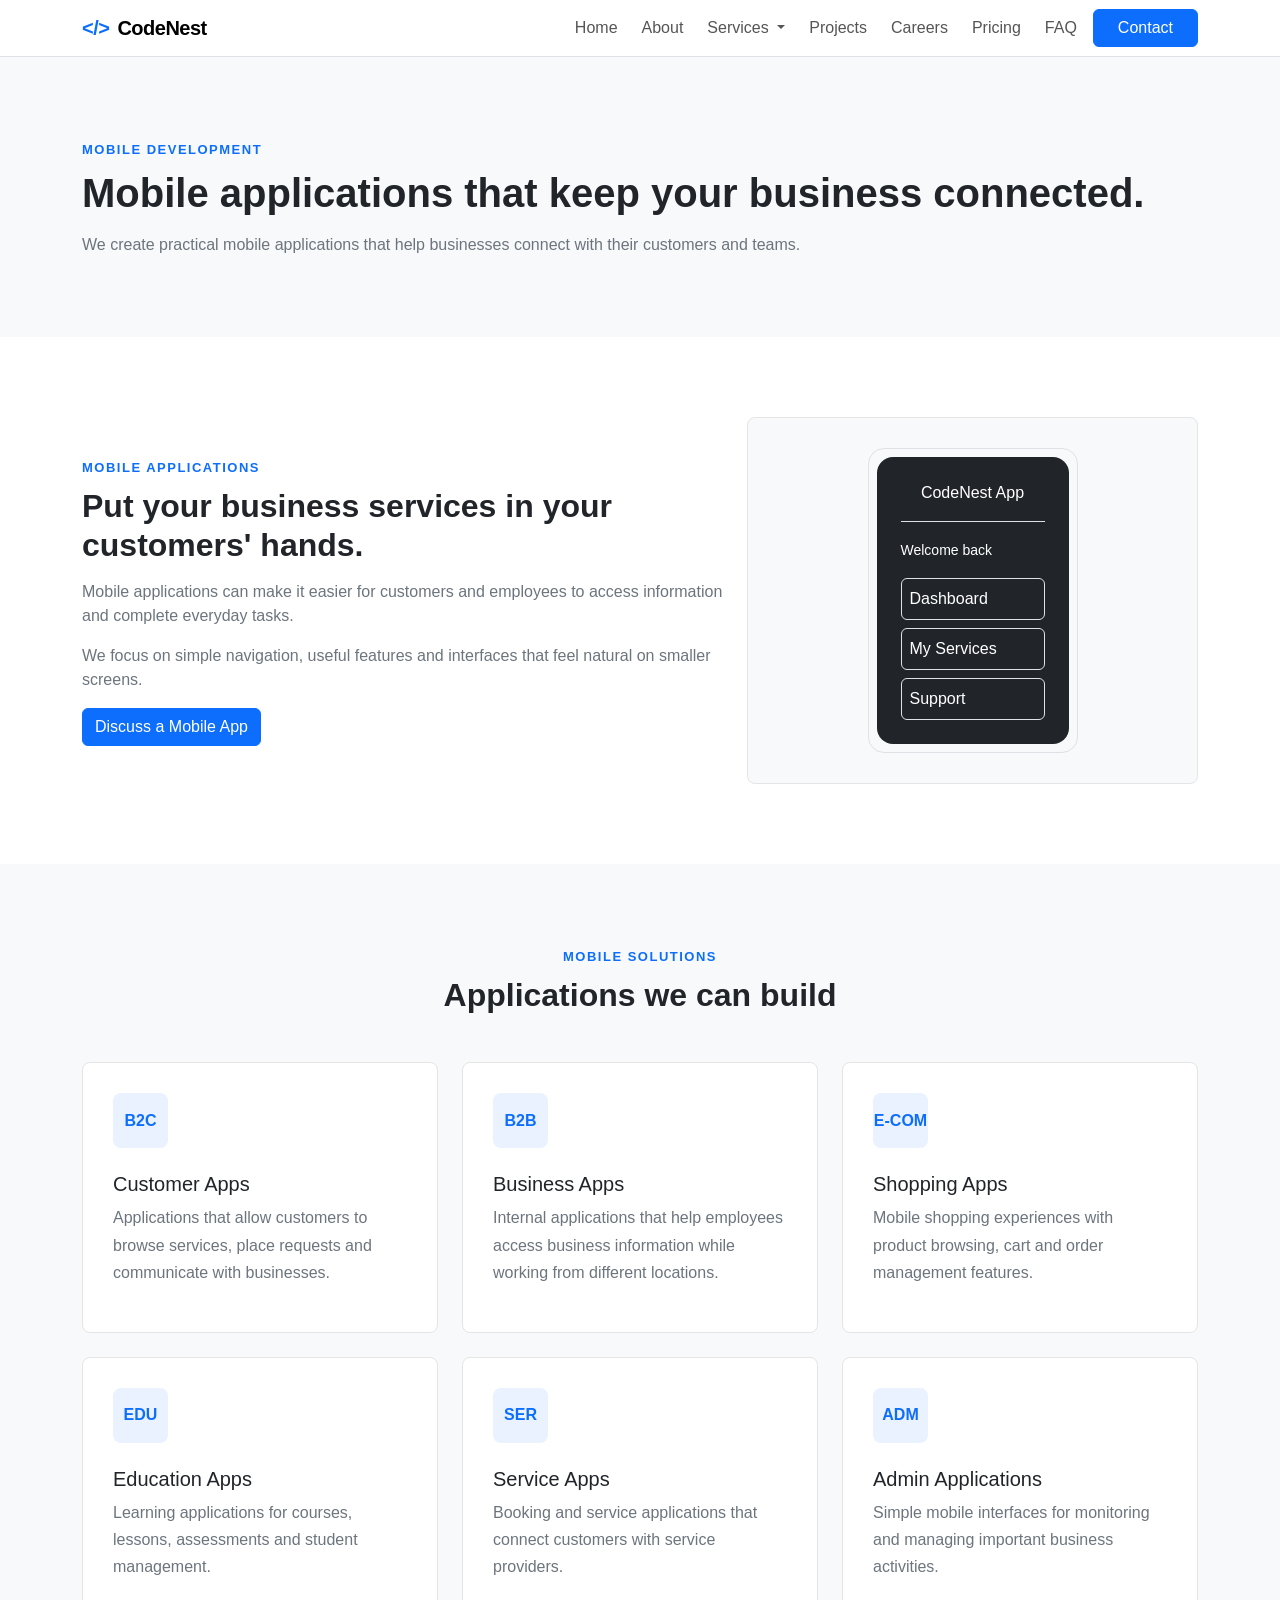
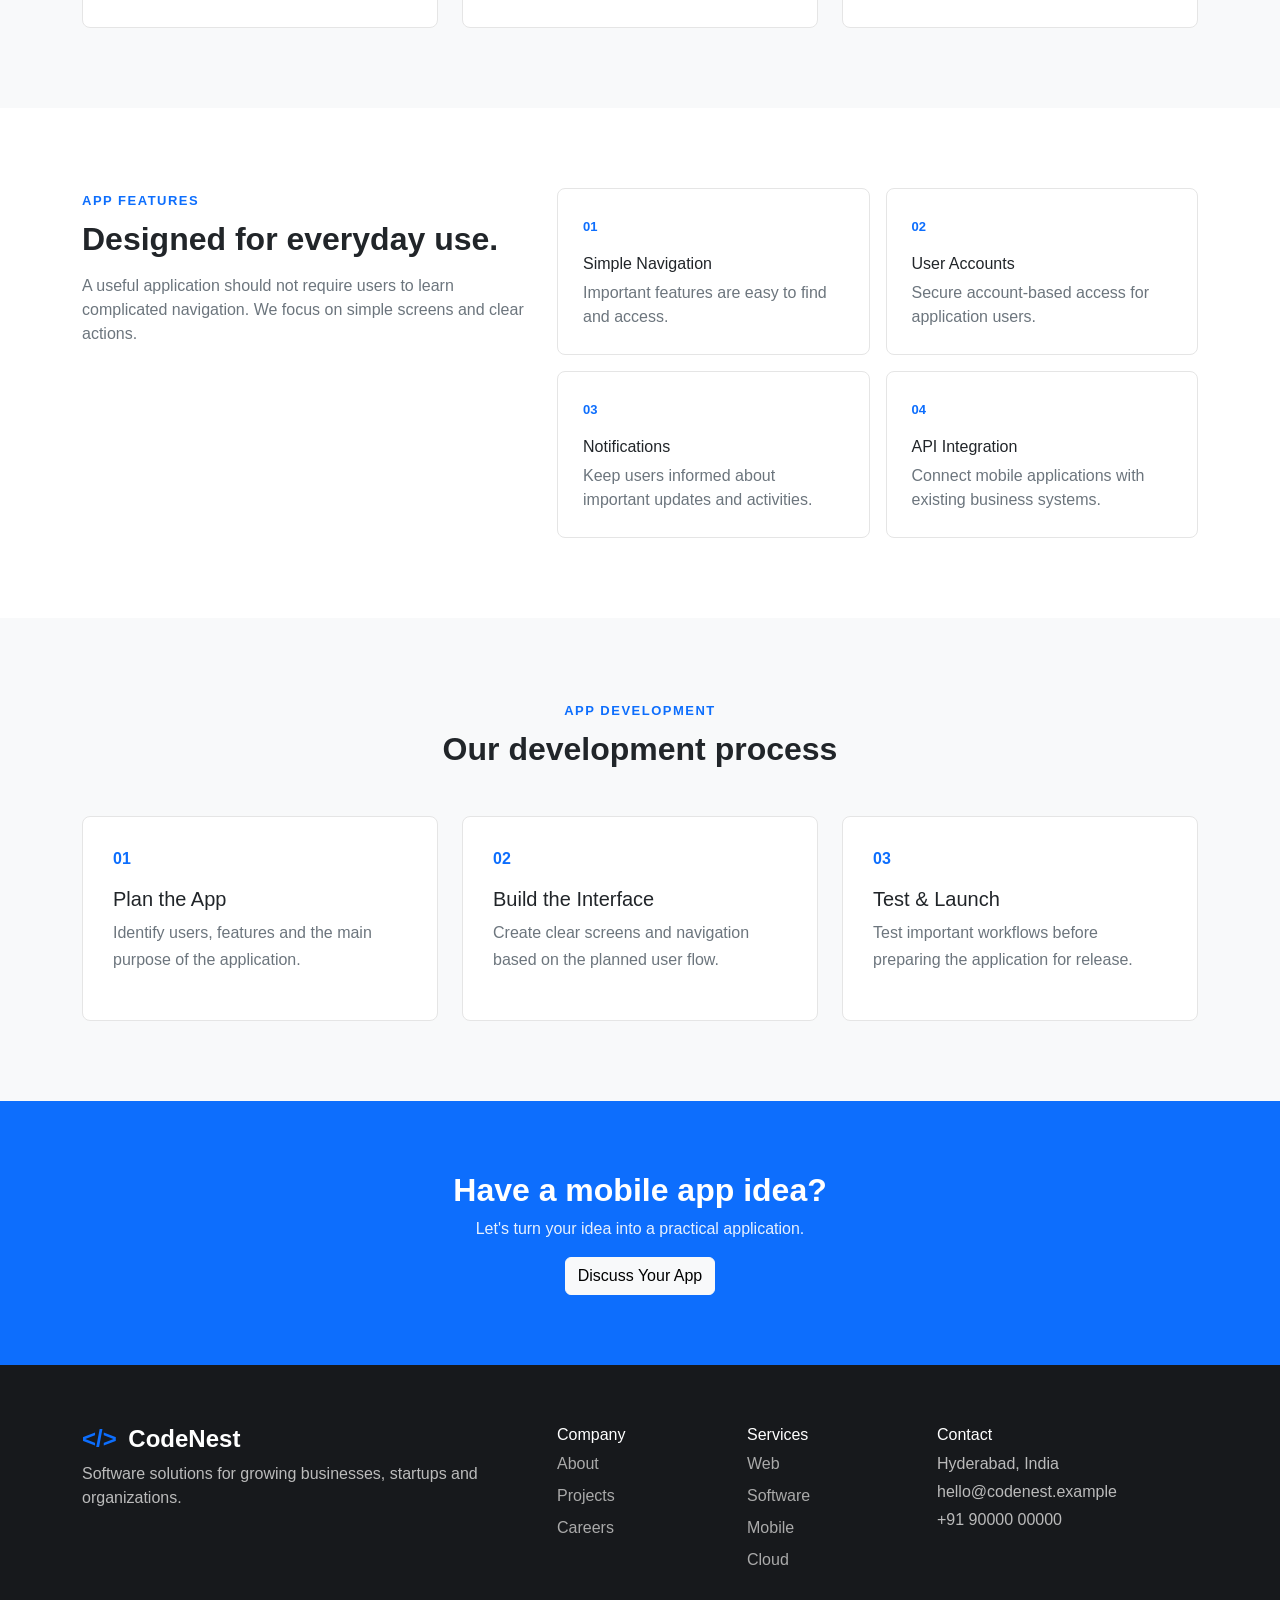
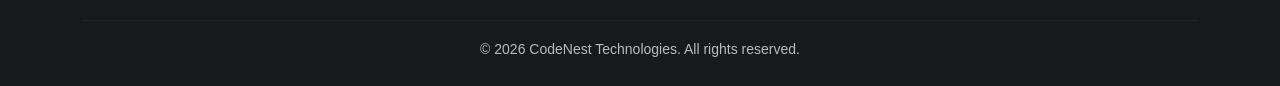
<file: mobile-development.html>
<!DOCTYPE html>
<html lang="en">
<head>
    <meta charset="UTF-8">
    <meta name="viewport" content="width=device-width, initial-scale=1.0">
    <title>Mobile Development | CodeNest Technologies</title>
    <link rel="icon" type="image/svg+xml" href="favicon.svg">
    <link rel="stylesheet" href="bootstrap/css/bootstrap.min.css">
    <link rel="stylesheet" href="css/style.css">
</head>

<body>

<!-- ================= NAVBAR ================= -->

<nav class="navbar navbar-expand-lg bg-white border-bottom sticky-top">
    <div class="container">

        <!-- Logo -->
        <a class="navbar-brand fw-bold d-flex align-items-center"
           href="index.html">
            <span class="brand-mark me-2">&lt;/&gt;</span>
            CodeNest
        </a>


        <!-- Mobile Toggle -->
        <button class="navbar-toggler"
                type="button"
                data-bs-toggle="collapse"
                data-bs-target="#mainNavbar"
                aria-controls="mainNavbar"
                aria-expanded="false"
                aria-label="Toggle navigation">

            <span class="navbar-toggler-icon"></span>
        </button>


        <!-- Navbar Links -->
        <div class="collapse navbar-collapse" id="mainNavbar">

            <ul class="navbar-nav ms-auto align-items-lg-center">

                <li class="nav-item">
                    <a class="nav-link" href="index.html">
                        Home
                    </a>
                </li>

                <li class="nav-item">
                    <a class="nav-link" href="about.html">
                        About
                    </a>
                </li>


                <!-- Services Dropdown -->
                <li class="nav-item dropdown">

                    <a class="nav-link dropdown-toggle"
                       href="#"
                       role="button"
                       data-bs-toggle="dropdown"
                       aria-expanded="false">

                        Services
                    </a>

                    <ul class="dropdown-menu">

                        <li>
                            <a class="dropdown-item"
                               href="services.html">
                                All Services
                            </a>
                        </li>

                        <li>
                            <a class="dropdown-item"
                               href="web-development.html">
                                Web Development
                            </a>
                        </li>

                        <li>
                            <a class="dropdown-item"
                               href="software-development.html">
                                Software Development
                            </a>
                        </li>

                        <li>
                            <a class="dropdown-item"
                               href="mobile-development.html">
                                Mobile Development
                            </a>
                        </li>

                        <li>
                            <a class="dropdown-item"
                               href="cloud-solutions.html">
                                Cloud Solutions
                            </a>
                        </li>

                    </ul>
                </li>


                <li class="nav-item">
                    <a class="nav-link" href="projects.html">
                        Projects
                    </a>
                </li>


                <li class="nav-item">
                    <a class="nav-link" href="careers.html">
                        Careers
                    </a>
                </li>


                <li class="nav-item">
                    <a class="nav-link" href="pricing.html">
                        Pricing
                    </a>
                </li>


                <li class="nav-item">
                    <a class="nav-link" href="faq.html">
                        FAQ
                    </a>
                </li>


                <li class="nav-item ms-lg-2">
                    <a class="btn btn-primary px-4"
                       href="contact.html">
                        Contact
                    </a>
                </li>

            </ul>

        </div>

    </div>
</nav>


<!-- Header -->
<section class="page-header">

    <div class="container">

        <span class="small-label">
            MOBILE DEVELOPMENT
        </span>

        <h1 class="mt-2">
            Mobile applications that
            keep your business connected.
        </h1>

        <p class="text-secondary mt-3 mb-0">
            We create practical mobile applications that help
            businesses connect with their customers and teams.
        </p>

    </div>

</section>


<!-- Introduction -->
<section class="section-padding">

    <div class="container">

        <div class="row align-items-center">

            <div class="col-lg-7">

                <span class="small-label">
                    MOBILE APPLICATIONS
                </span>

                <h2 class="fw-bold mt-2">
                    Put your business services in your customers' hands.
                </h2>

                <p class="text-secondary mt-3">
                    Mobile applications can make it easier for
                    customers and employees to access information
                    and complete everyday tasks.
                </p>

                <p class="text-secondary">
                    We focus on simple navigation, useful features
                    and interfaces that feel natural on smaller
                    screens.
                </p>

                <a href="contact.html"
                   class="btn btn-primary">
                    Discuss a Mobile App
                </a>

            </div>


            <div class="col-lg-5 mt-5 mt-lg-0">

                <div class="info-card bg-light">

                    <div class="text-center">

                        <div class="mx-auto border rounded-4 p-2"
                             style="max-width: 210px;">

                            <div class="bg-dark text-white rounded-4 p-4">

                                <div class="border-bottom pb-3 mb-3">
                                    CodeNest App
                                </div>

                                <div class="text-start">

                                    <small>
                                        Welcome back
                                    </small>

                                    <div class="border rounded p-2 mt-3">
                                        Dashboard
                                    </div>

                                    <div class="border rounded p-2 mt-2">
                                        My Services
                                    </div>

                                    <div class="border rounded p-2 mt-2">
                                        Support
                                    </div>

                                </div>

                            </div>

                        </div>

                    </div>

                </div>

            </div>

        </div>

    </div>

</section>


<!-- App Types -->
<section class="bg-light section-padding">

    <div class="container">

        <div class="section-heading text-center">

            <span class="small-label">
                MOBILE SOLUTIONS
            </span>

            <h2 class="fw-bold mt-2">
                Applications we can build
            </h2>

        </div>


        <div class="row g-4 mt-4">


            <div class="col-md-6 col-lg-4">

                <div class="info-card bg-white">

                    <div class="service-icon">
                        B2C
                    </div>

                    <h5 class="mt-4">
                        Customer Apps
                    </h5>

                    <p>
                        Applications that allow customers to
                        browse services, place requests and
                        communicate with businesses.
                    </p>

                </div>

            </div>


            <div class="col-md-6 col-lg-4">

                <div class="info-card bg-white">

                    <div class="service-icon">
                        B2B
                    </div>

                    <h5 class="mt-4">
                        Business Apps
                    </h5>

                    <p>
                        Internal applications that help employees
                        access business information while working
                        from different locations.
                    </p>

                </div>

            </div>


            <div class="col-md-6 col-lg-4">

                <div class="info-card bg-white">

                    <div class="service-icon">
                        E-COM
                    </div>

                    <h5 class="mt-4">
                        Shopping Apps
                    </h5>

                    <p>
                        Mobile shopping experiences with product
                        browsing, cart and order management features.
                    </p>

                </div>

            </div>


            <div class="col-md-6 col-lg-4">

                <div class="info-card bg-white">

                    <div class="service-icon">
                        EDU
                    </div>

                    <h5 class="mt-4">
                        Education Apps
                    </h5>

                    <p>
                        Learning applications for courses,
                        lessons, assessments and student management.
                    </p>

                </div>

            </div>


            <div class="col-md-6 col-lg-4">

                <div class="info-card bg-white">

                    <div class="service-icon">
                        SER
                    </div>

                    <h5 class="mt-4">
                        Service Apps
                    </h5>

                    <p>
                        Booking and service applications that
                        connect customers with service providers.
                    </p>

                </div>

            </div>


            <div class="col-md-6 col-lg-4">

                <div class="info-card bg-white">

                    <div class="service-icon">
                        ADM
                    </div>

                    <h5 class="mt-4">
                        Admin Applications
                    </h5>

                    <p>
                        Simple mobile interfaces for monitoring
                        and managing important business activities.
                    </p>

                </div>

            </div>

        </div>

    </div>

</section>


<!-- Features -->
<section class="section-padding">

    <div class="container">

        <div class="row">

            <div class="col-lg-5">

                <span class="small-label">
                    APP FEATURES
                </span>

                <h2 class="fw-bold mt-2">
                    Designed for everyday use.
                </h2>

                <p class="text-secondary mt-3">
                    A useful application should not require users
                    to learn complicated navigation. We focus on
                    simple screens and clear actions.
                </p>

            </div>


            <div class="col-lg-7 mt-4 mt-lg-0">

                <div class="row g-3">

                    <div class="col-sm-6">

                        <div class="feature-box">

                            <strong>01</strong>

                            <h6 class="mt-3">
                                Simple Navigation
                            </h6>

                            <p class="mb-0">
                                Important features are easy to
                                find and access.
                            </p>

                        </div>

                    </div>


                    <div class="col-sm-6">

                        <div class="feature-box">

                            <strong>02</strong>

                            <h6 class="mt-3">
                                User Accounts
                            </h6>

                            <p class="mb-0">
                                Secure account-based access for
                                application users.
                            </p>

                        </div>

                    </div>


                    <div class="col-sm-6">

                        <div class="feature-box">

                            <strong>03</strong>

                            <h6 class="mt-3">
                                Notifications
                            </h6>

                            <p class="mb-0">
                                Keep users informed about important
                                updates and activities.
                            </p>

                        </div>

                    </div>


                    <div class="col-sm-6">

                        <div class="feature-box">

                            <strong>04</strong>

                            <h6 class="mt-3">
                                API Integration
                            </h6>

                            <p class="mb-0">
                                Connect mobile applications with
                                existing business systems.
                            </p>

                        </div>

                    </div>

                </div>

            </div>

        </div>

    </div>

</section>


<!-- Process -->
<section class="bg-light section-padding">

    <div class="container">

        <div class="section-heading text-center">

            <span class="small-label">
                APP DEVELOPMENT
            </span>

            <h2 class="fw-bold mt-2">
                Our development process
            </h2>

        </div>


        <div class="row g-4 mt-4">

            <div class="col-md-4">

                <div class="info-card bg-white">

                    <strong class="text-primary">
                        01
                    </strong>

                    <h5 class="mt-3">
                        Plan the App
                    </h5>

                    <p>
                        Identify users, features and the main
                        purpose of the application.
                    </p>

                </div>

            </div>


            <div class="col-md-4">

                <div class="info-card bg-white">

                    <strong class="text-primary">
                        02
                    </strong>

                    <h5 class="mt-3">
                        Build the Interface
                    </h5>

                    <p>
                        Create clear screens and navigation
                        based on the planned user flow.
                    </p>

                </div>

            </div>


            <div class="col-md-4">

                <div class="info-card bg-white">

                    <strong class="text-primary">
                        03
                    </strong>

                    <h5 class="mt-3">
                        Test & Launch
                    </h5>

                    <p>
                        Test important workflows before
                        preparing the application for release.
                    </p>

                </div>

            </div>

        </div>

    </div>

</section>


<!-- CTA -->
<section class="cta-section">

    <div class="container text-center">

        <h2 class="fw-bold">
            Have a mobile app idea?
        </h2>

        <p>
            Let's turn your idea into a practical application.
        </p>

        <a href="contact.html"
           class="btn btn-light">
            Discuss Your App
        </a>

    </div>

</section>


<!-- Footer -->
<footer class="footer">

    <div class="container">

        <div class="row">

            <div class="col-lg-5 mb-4">

                <h4 class="fw-bold">
                    <span class="brand-mark">&lt;/&gt;</span>
                    CodeNest
                </h4>

                <p>
                    Software solutions for growing businesses,
                    startups and organizations.
                </p>

            </div>


            <div class="col-6 col-lg-2 mb-4">

                <h6>Company</h6>

                <a href="about.html">About</a>
                <a href="projects.html">Projects</a>
                <a href="careers.html">Careers</a>

            </div>


            <div class="col-6 col-lg-2 mb-4">

                <h6>Services</h6>

                <a href="web-development.html">Web</a>
                <a href="software-development.html">
                    Software
                </a>
                <a href="mobile-development.html">
                    Mobile
                </a>
                <a href="cloud-solutions.html">
                    Cloud
                </a>

            </div>


            <div class="col-lg-3">

                <h6>Contact</h6>

                <p class="mb-1">
                    Hyderabad, India
                </p>

                <p class="mb-1">
                    hello@codenest.example
                </p>

                <p>
                    +91 90000 00000
                </p>

            </div>

        </div>

        <hr>

        <div class="text-center">

            <small>
                © <span class="current-year"></span>
                CodeNest Technologies. All rights reserved.
            </small>

        </div>

    </div>

</footer>


<script src="bootstrap/js/bootstrap.bundle.min.js"></script>
<script src="js/script.js"></script>

</body>
</html>
</file>
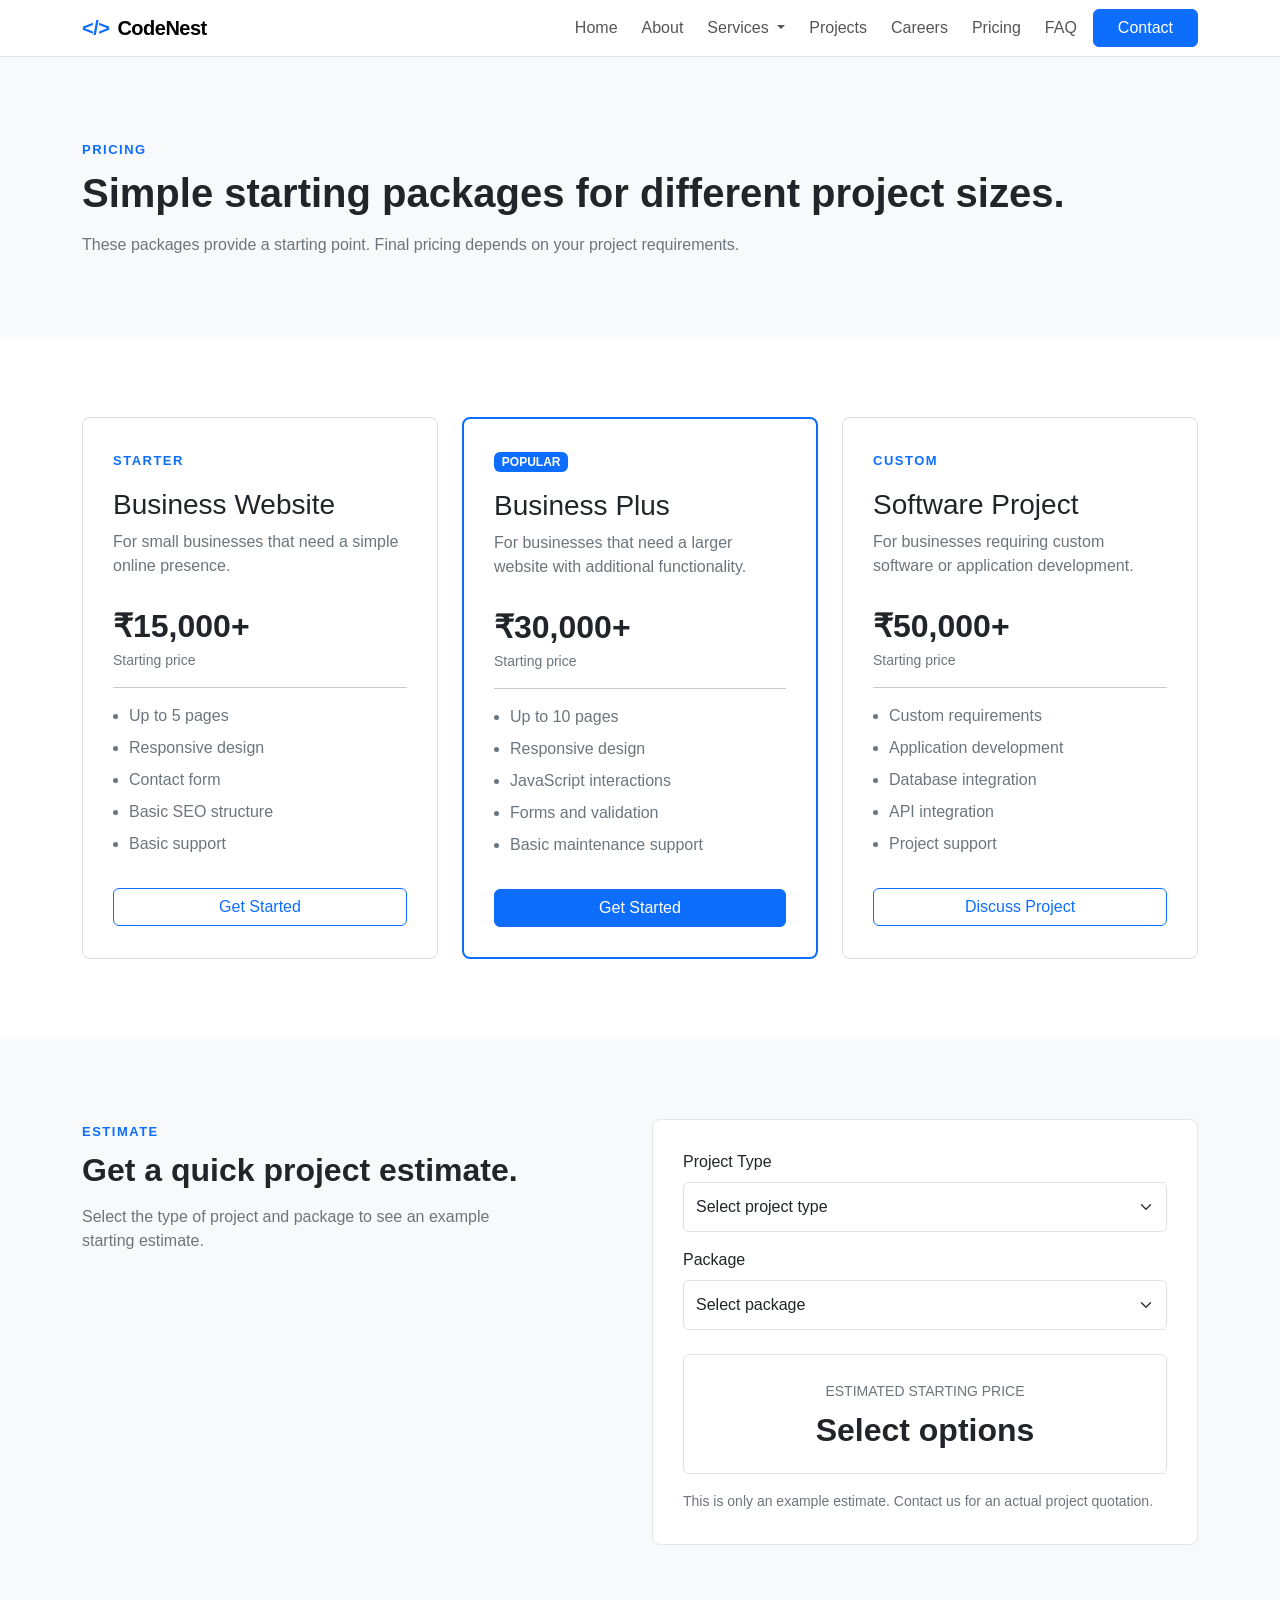
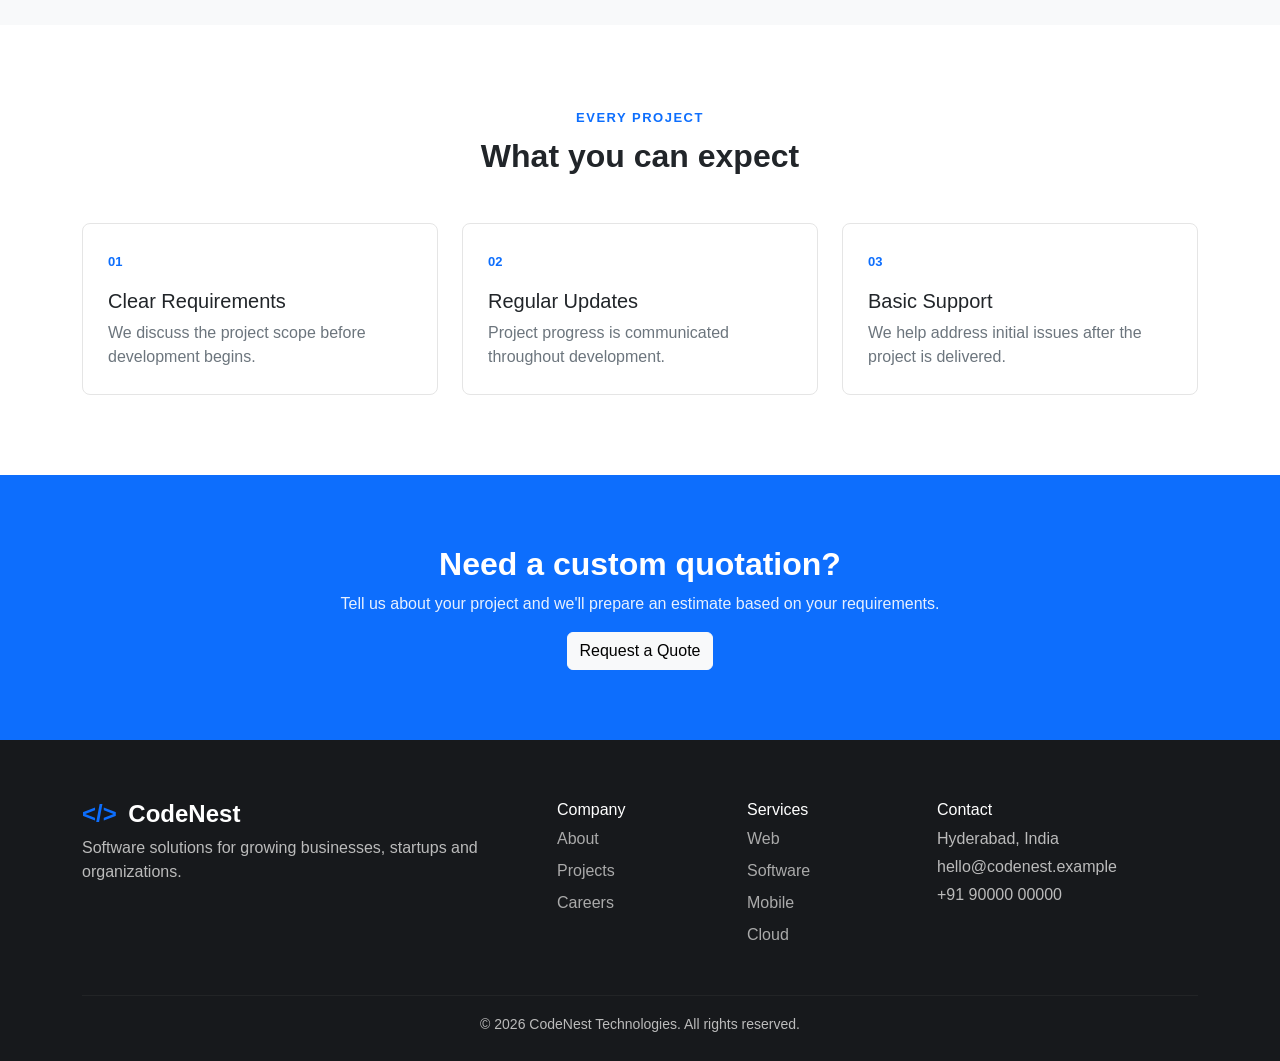
<file: pricing.html>
<!DOCTYPE html>
<html lang="en">
<head>
    <meta charset="UTF-8">
    <meta name="viewport" content="width=device-width, initial-scale=1.0">
    <title>Pricing | CodeNest Technologies</title>
    <link rel="icon" type="image/svg+xml" href="favicon.svg">
    <link rel="stylesheet" href="bootstrap/css/bootstrap.min.css">
    <link rel="stylesheet" href="css/style.css">
</head>

<body>

<!-- ================= NAVBAR ================= -->

<nav class="navbar navbar-expand-lg bg-white border-bottom sticky-top">
    <div class="container">

        <!-- Logo -->
        <a class="navbar-brand fw-bold d-flex align-items-center"
           href="index.html">
            <span class="brand-mark me-2">&lt;/&gt;</span>
            CodeNest
        </a>


        <!-- Mobile Toggle -->
        <button class="navbar-toggler"
                type="button"
                data-bs-toggle="collapse"
                data-bs-target="#mainNavbar"
                aria-controls="mainNavbar"
                aria-expanded="false"
                aria-label="Toggle navigation">

            <span class="navbar-toggler-icon"></span>
        </button>


        <!-- Navbar Links -->
        <div class="collapse navbar-collapse" id="mainNavbar">

            <ul class="navbar-nav ms-auto align-items-lg-center">

                <li class="nav-item">
                    <a class="nav-link" href="index.html">
                        Home
                    </a>
                </li>

                <li class="nav-item">
                    <a class="nav-link" href="about.html">
                        About
                    </a>
                </li>


                <!-- Services Dropdown -->
                <li class="nav-item dropdown">

                    <a class="nav-link dropdown-toggle"
                       href="#"
                       role="button"
                       data-bs-toggle="dropdown"
                       aria-expanded="false">

                        Services
                    </a>

                    <ul class="dropdown-menu">

                        <li>
                            <a class="dropdown-item"
                               href="services.html">
                                All Services
                            </a>
                        </li>

                        <li>
                            <a class="dropdown-item"
                               href="web-development.html">
                                Web Development
                            </a>
                        </li>

                        <li>
                            <a class="dropdown-item"
                               href="software-development.html">
                                Software Development
                            </a>
                        </li>

                        <li>
                            <a class="dropdown-item"
                               href="mobile-development.html">
                                Mobile Development
                            </a>
                        </li>

                        <li>
                            <a class="dropdown-item"
                               href="cloud-solutions.html">
                                Cloud Solutions
                            </a>
                        </li>

                    </ul>
                </li>


                <li class="nav-item">
                    <a class="nav-link" href="projects.html">
                        Projects
                    </a>
                </li>


                <li class="nav-item">
                    <a class="nav-link" href="careers.html">
                        Careers
                    </a>
                </li>


                <li class="nav-item">
                    <a class="nav-link" href="pricing.html">
                        Pricing
                    </a>
                </li>


                <li class="nav-item">
                    <a class="nav-link" href="faq.html">
                        FAQ
                    </a>
                </li>


                <li class="nav-item ms-lg-2">
                    <a class="btn btn-primary px-4"
                       href="contact.html">
                        Contact
                    </a>
                </li>

            </ul>

        </div>

    </div>
</nav>


<!-- Header -->
<section class="page-header">

    <div class="container">

        <span class="small-label">
            PRICING
        </span>

        <h1 class="mt-2">
            Simple starting packages
            for different project sizes.
        </h1>

        <p class="text-secondary mt-3 mb-0">
            These packages provide a starting point.
            Final pricing depends on your project requirements.
        </p>

    </div>

</section>


<!-- Pricing Cards -->
<section class="section-padding">

    <div class="container">

        <div class="row g-4">


            <!-- Starter -->
            <div class="col-md-4">

                <div class="price-card">

                    <span class="small-label">
                        STARTER
                    </span>

                    <h3 class="mt-3">
                        Business Website
                    </h3>

                    <p class="text-secondary">
                        For small businesses that need a simple
                        online presence.
                    </p>

                    <div class="price mt-4">
                        ₹15,000+
                    </div>

                    <p class="small text-secondary">
                        Starting price
                    </p>

                    <hr>

                    <ul class="text-secondary ps-3">

                        <li class="mb-2">
                            Up to 5 pages
                        </li>

                        <li class="mb-2">
                            Responsive design
                        </li>

                        <li class="mb-2">
                            Contact form
                        </li>

                        <li class="mb-2">
                            Basic SEO structure
                        </li>

                        <li>
                            Basic support
                        </li>

                    </ul>

                    <a href="contact.html"
                       class="btn btn-outline-primary w-100 mt-3">

                        Get Started

                    </a>

                </div>

            </div>


            <!-- Business -->
            <div class="col-md-4">

                <div class="price-card featured">

                    <span class="badge text-bg-primary">
                        POPULAR
                    </span>

                    <h3 class="mt-3">
                        Business Plus
                    </h3>

                    <p class="text-secondary">
                        For businesses that need a larger website
                        with additional functionality.
                    </p>

                    <div class="price mt-4">
                        ₹30,000+
                    </div>

                    <p class="small text-secondary">
                        Starting price
                    </p>

                    <hr>

                    <ul class="text-secondary ps-3">

                        <li class="mb-2">
                            Up to 10 pages
                        </li>

                        <li class="mb-2">
                            Responsive design
                        </li>

                        <li class="mb-2">
                            JavaScript interactions
                        </li>

                        <li class="mb-2">
                            Forms and validation
                        </li>

                        <li>
                            Basic maintenance support
                        </li>

                    </ul>

                    <a href="contact.html"
                       class="btn btn-primary w-100 mt-3">

                        Get Started

                    </a>

                </div>

            </div>


            <!-- Custom -->
            <div class="col-md-4">

                <div class="price-card">

                    <span class="small-label">
                        CUSTOM
                    </span>

                    <h3 class="mt-3">
                        Software Project
                    </h3>

                    <p class="text-secondary">
                        For businesses requiring custom software
                        or application development.
                    </p>

                    <div class="price mt-4">
                        ₹50,000+
                    </div>

                    <p class="small text-secondary">
                        Starting price
                    </p>

                    <hr>

                    <ul class="text-secondary ps-3">

                        <li class="mb-2">
                            Custom requirements
                        </li>

                        <li class="mb-2">
                            Application development
                        </li>

                        <li class="mb-2">
                            Database integration
                        </li>

                        <li class="mb-2">
                            API integration
                        </li>

                        <li>
                            Project support
                        </li>

                    </ul>

                    <a href="contact.html"
                       class="btn btn-outline-primary w-100 mt-3">

                        Discuss Project

                    </a>

                </div>

            </div>

        </div>

    </div>

</section>


<!-- Calculator -->
<section class="bg-light section-padding">

    <div class="container">

        <div class="row">

            <div class="col-lg-5">

                <span class="small-label">
                    ESTIMATE
                </span>

                <h2 class="fw-bold mt-2">
                    Get a quick project estimate.
                </h2>

                <p class="text-secondary mt-3">
                    Select the type of project and package to
                    see an example starting estimate.
                </p>

            </div>


            <div class="col-lg-6 offset-lg-1 mt-4 mt-lg-0">

                <div class="info-card bg-white">

                    <div class="mb-3">

                        <label for="serviceSelect"
                               class="form-label">

                            Project Type

                        </label>

                        <select id="serviceSelect"
                                class="form-select">

                            <option value="">
                                Select project type
                            </option>

                            <option value="web">
                                Web Development
                            </option>

                            <option value="software">
                                Software Development
                            </option>

                            <option value="mobile">
                                Mobile Development
                            </option>

                        </select>

                    </div>


                    <div class="mb-4">

                        <label for="packageSelect"
                               class="form-label">

                            Package

                        </label>

                        <select id="packageSelect"
                                class="form-select">

                            <option value="">
                                Select package
                            </option>

                            <option value="basic">
                                Basic
                            </option>

                            <option value="business">
                                Business
                            </option>

                            <option value="premium">
                                Premium
                            </option>

                        </select>

                    </div>


                    <div class="border rounded p-4 text-center">

                        <small class="text-secondary">
                            ESTIMATED STARTING PRICE
                        </small>

                        <h2 id="estimatedPrice"
                            class="fw-bold mt-2 mb-0">

                            Select options

                        </h2>

                    </div>

                    <p class="small text-secondary mt-3 mb-0">
                        This is only an example estimate.
                        Contact us for an actual project quotation.
                    </p>

                </div>

            </div>

        </div>

    </div>

</section>


<!-- Included -->
<section class="section-padding">

    <div class="container">

        <div class="section-heading text-center">

            <span class="small-label">
                EVERY PROJECT
            </span>

            <h2 class="fw-bold mt-2">
                What you can expect
            </h2>

        </div>


        <div class="row g-4 mt-4">

            <div class="col-md-4">

                <div class="feature-box">

                    <strong>01</strong>

                    <h5 class="mt-3">
                        Clear Requirements
                    </h5>

                    <p>
                        We discuss the project scope before
                        development begins.
                    </p>

                </div>

            </div>


            <div class="col-md-4">

                <div class="feature-box">

                    <strong>02</strong>

                    <h5 class="mt-3">
                        Regular Updates
                    </h5>

                    <p>
                        Project progress is communicated
                        throughout development.
                    </p>

                </div>

            </div>


            <div class="col-md-4">

                <div class="feature-box">

                    <strong>03</strong>

                    <h5 class="mt-3">
                        Basic Support
                    </h5>

                    <p>
                        We help address initial issues after
                        the project is delivered.
                    </p>

                </div>

            </div>

        </div>

    </div>

</section>


<!-- CTA -->
<section class="cta-section">

    <div class="container text-center">

        <h2 class="fw-bold">
            Need a custom quotation?
        </h2>

        <p>
            Tell us about your project and we'll prepare
            an estimate based on your requirements.
        </p>

        <a href="contact.html"
           class="btn btn-light">
            Request a Quote
        </a>

    </div>

</section>


<!-- Footer -->
<footer class="footer">

    <div class="container">

        <div class="row">

            <div class="col-lg-5 mb-4">

                <h4 class="fw-bold">
                    <span class="brand-mark">&lt;/&gt;</span>
                    CodeNest
                </h4>

                <p>
                    Software solutions for growing businesses,
                    startups and organizations.
                </p>

            </div>


            <div class="col-6 col-lg-2 mb-4">

                <h6>Company</h6>

                <a href="about.html">About</a>
                <a href="projects.html">Projects</a>
                <a href="careers.html">Careers</a>

            </div>


            <div class="col-6 col-lg-2 mb-4">

                <h6>Services</h6>

                <a href="web-development.html">Web</a>
                <a href="software-development.html">Software</a>
                <a href="mobile-development.html">Mobile</a>
                <a href="cloud-solutions.html">Cloud</a>

            </div>


            <div class="col-lg-3">

                <h6>Contact</h6>

                <p class="mb-1">
                    Hyderabad, India
                </p>

                <p class="mb-1">
                    hello@codenest.example
                </p>

                <p>
                    +91 90000 00000
                </p>

            </div>

        </div>

        <hr>

        <div class="text-center">

            <small>
                © <span class="current-year"></span>
                CodeNest Technologies. All rights reserved.
            </small>

        </div>

    </div>

</footer>


<script src="bootstrap/js/bootstrap.bundle.min.js"></script>
<script src="js/script.js"></script>

</body>
</html>
</file>
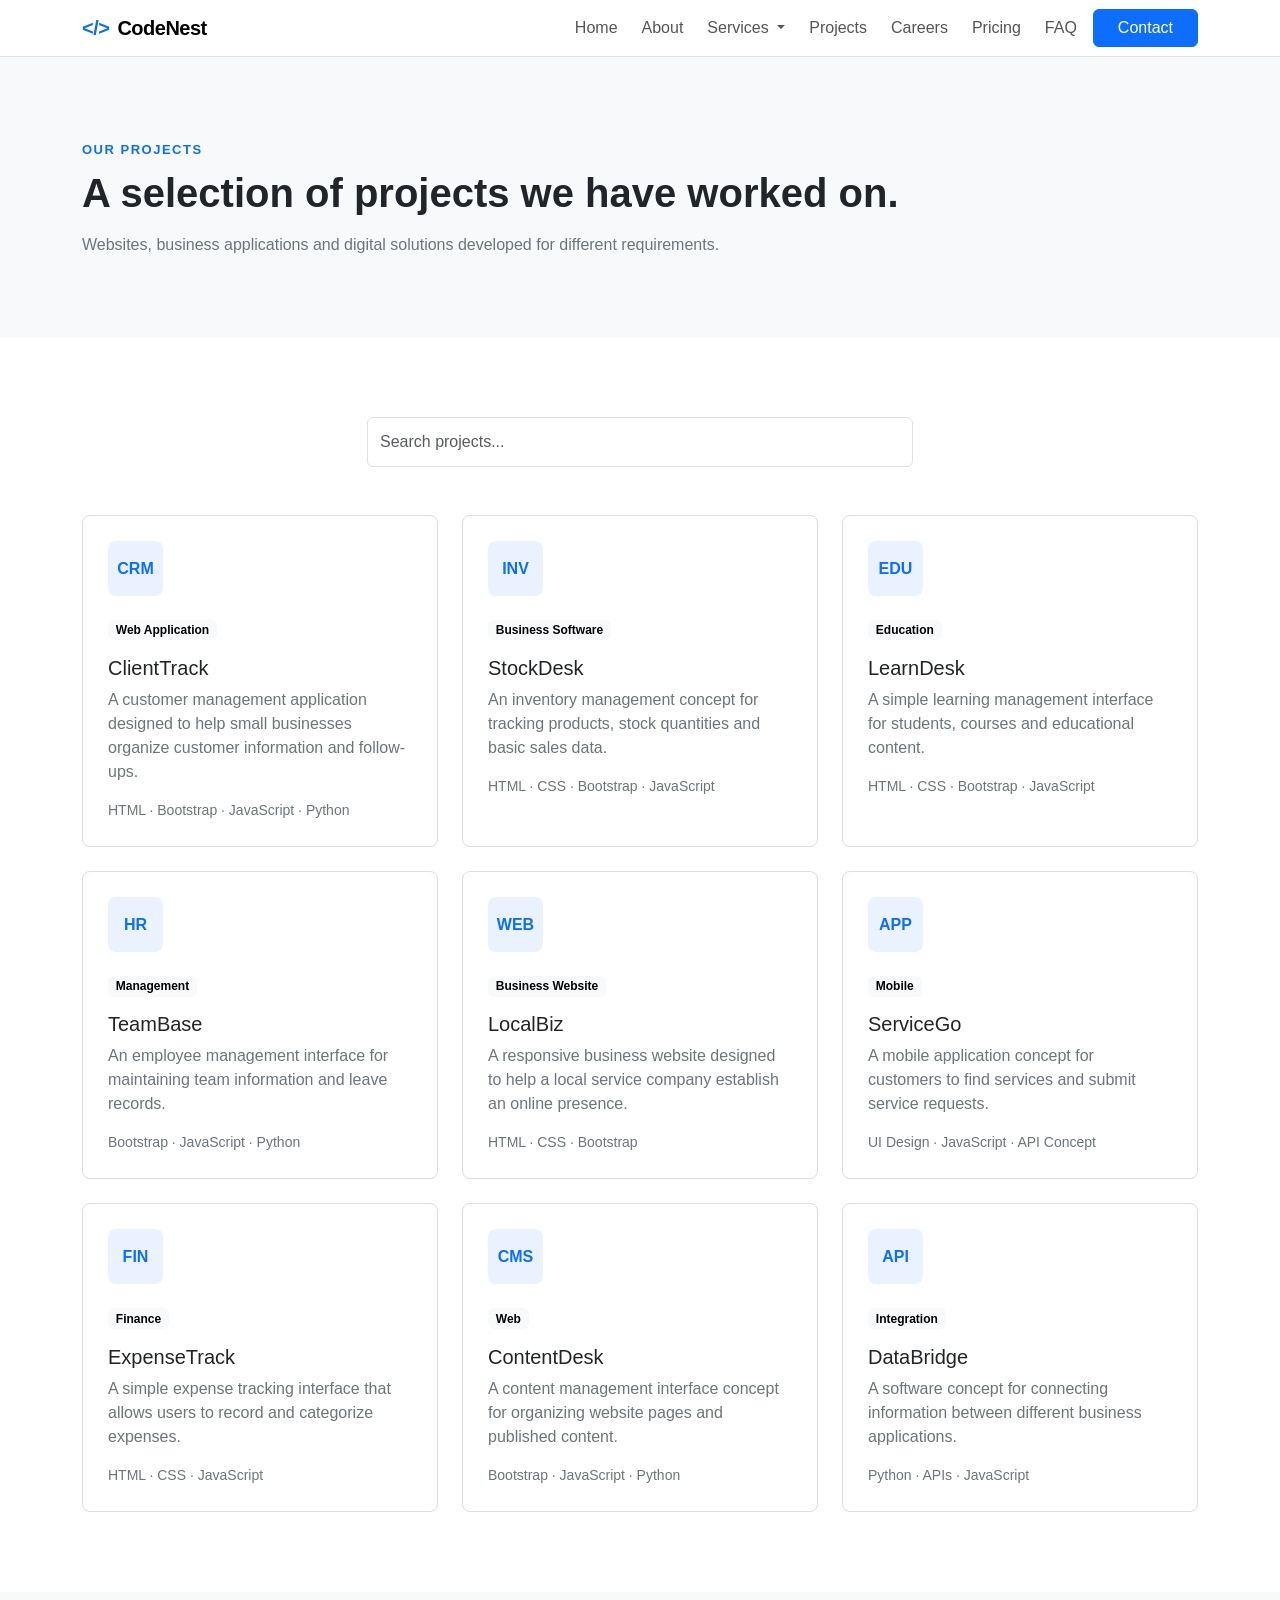
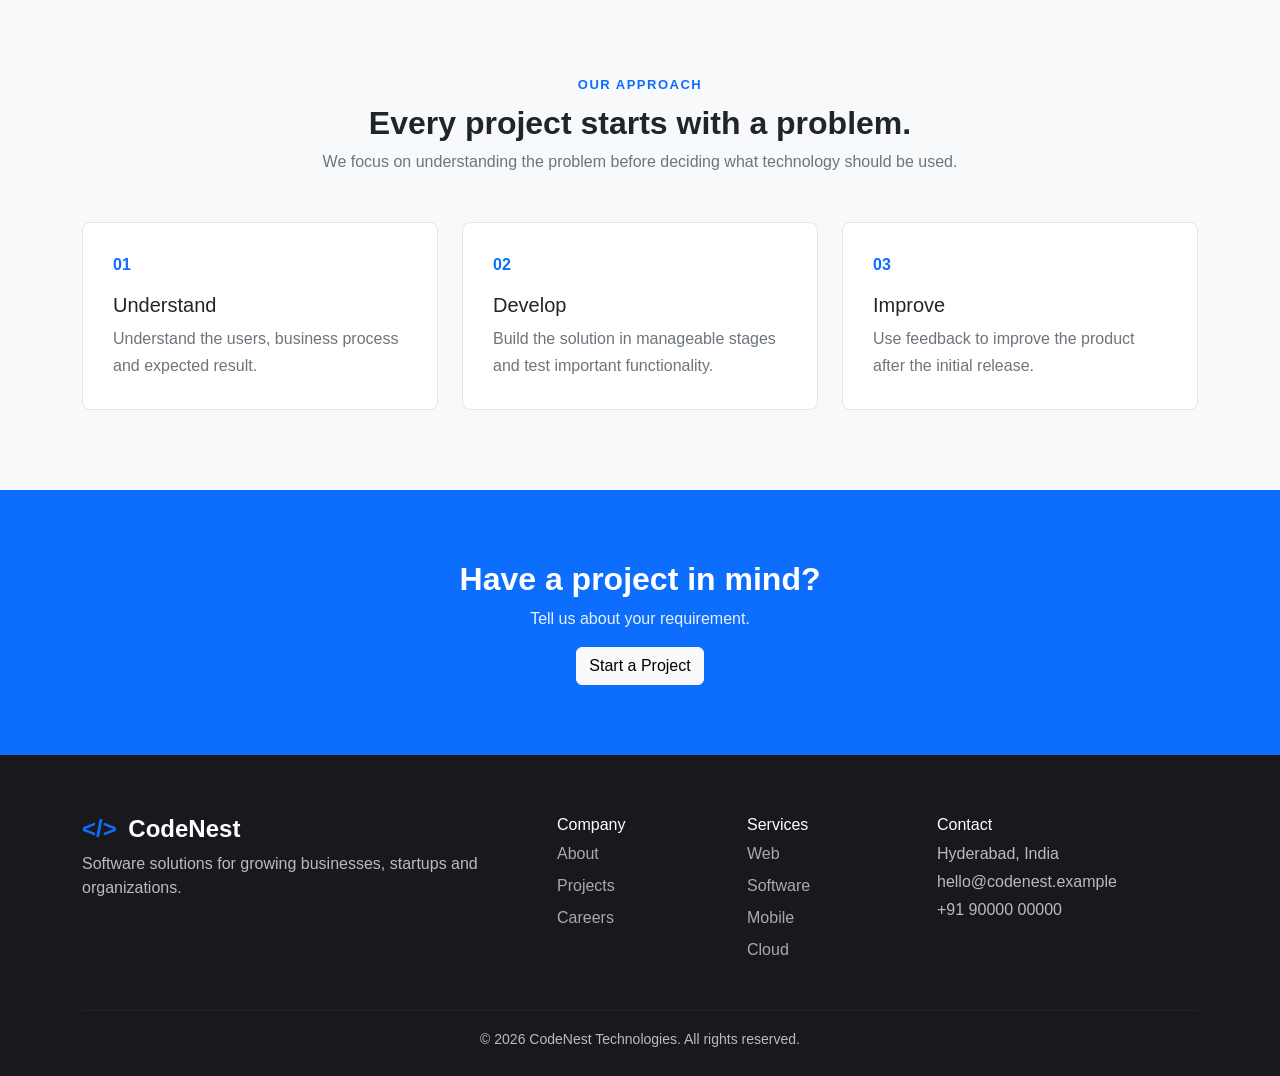
<file: projects.html>
<!DOCTYPE html>
<html lang="en">
<head>
    <meta charset="UTF-8">
    <meta name="viewport" content="width=device-width, initial-scale=1.0">
    <title>Projects | CodeNest Technologies</title>
    <link rel="icon" type="image/svg+xml" href="favicon.svg">
    <link rel="stylesheet" href="bootstrap/css/bootstrap.min.css">
    <link rel="stylesheet" href="css/style.css">
</head>

<body>

<!-- ================= NAVBAR ================= -->

<nav class="navbar navbar-expand-lg bg-white border-bottom sticky-top">
    <div class="container">

        <!-- Logo -->
        <a class="navbar-brand fw-bold d-flex align-items-center"
           href="index.html">
            <span class="brand-mark me-2">&lt;/&gt;</span>
            CodeNest
        </a>


        <!-- Mobile Toggle -->
        <button class="navbar-toggler"
                type="button"
                data-bs-toggle="collapse"
                data-bs-target="#mainNavbar"
                aria-controls="mainNavbar"
                aria-expanded="false"
                aria-label="Toggle navigation">

            <span class="navbar-toggler-icon"></span>
        </button>


        <!-- Navbar Links -->
        <div class="collapse navbar-collapse" id="mainNavbar">

            <ul class="navbar-nav ms-auto align-items-lg-center">

                <li class="nav-item">
                    <a class="nav-link" href="index.html">
                        Home
                    </a>
                </li>

                <li class="nav-item">
                    <a class="nav-link" href="about.html">
                        About
                    </a>
                </li>


                <!-- Services Dropdown -->
                <li class="nav-item dropdown">

                    <a class="nav-link dropdown-toggle"
                       href="#"
                       role="button"
                       data-bs-toggle="dropdown"
                       aria-expanded="false">

                        Services
                    </a>

                    <ul class="dropdown-menu">

                        <li>
                            <a class="dropdown-item"
                               href="services.html">
                                All Services
                            </a>
                        </li>

                        <li>
                            <a class="dropdown-item"
                               href="web-development.html">
                                Web Development
                            </a>
                        </li>

                        <li>
                            <a class="dropdown-item"
                               href="software-development.html">
                                Software Development
                            </a>
                        </li>

                        <li>
                            <a class="dropdown-item"
                               href="mobile-development.html">
                                Mobile Development
                            </a>
                        </li>

                        <li>
                            <a class="dropdown-item"
                               href="cloud-solutions.html">
                                Cloud Solutions
                            </a>
                        </li>

                    </ul>
                </li>


                <li class="nav-item">
                    <a class="nav-link" href="projects.html">
                        Projects
                    </a>
                </li>


                <li class="nav-item">
                    <a class="nav-link" href="careers.html">
                        Careers
                    </a>
                </li>


                <li class="nav-item">
                    <a class="nav-link" href="pricing.html">
                        Pricing
                    </a>
                </li>


                <li class="nav-item">
                    <a class="nav-link" href="faq.html">
                        FAQ
                    </a>
                </li>


                <li class="nav-item ms-lg-2">
                    <a class="btn btn-primary px-4"
                       href="contact.html">
                        Contact
                    </a>
                </li>

            </ul>

        </div>

    </div>
</nav>


<!-- Header -->
<section class="page-header">

    <div class="container">

        <span class="small-label">
            OUR PROJECTS
        </span>

        <h1 class="mt-2">
            A selection of projects
            we have worked on.
        </h1>

        <p class="text-secondary mt-3 mb-0">
            Websites, business applications and digital
            solutions developed for different requirements.
        </p>

    </div>

</section>


<!-- Projects -->
<section class="section-padding">

    <div class="container">

        <!-- Search -->
        <div class="row mb-5">

            <div class="col-lg-6 mx-auto">

                <input type="text"
                       id="projectSearch"
                       class="form-control"
                       placeholder="Search projects...">

            </div>

        </div>


        <div class="row g-4">


            <!-- Project 1 -->
            <div class="col-md-6 col-lg-4 project-search-item">

                <div class="project-card">

                    <div class="service-icon">
                        CRM
                    </div>

                    <span class="badge text-bg-light mt-4">
                        Web Application
                    </span>

                    <h5>
                        ClientTrack
                    </h5>

                    <p>
                        A customer management application designed
                        to help small businesses organize customer
                        information and follow-ups.
                    </p>

                    <p class="small text-secondary mb-0">
                        HTML · Bootstrap · JavaScript · Python
                    </p>

                </div>

            </div>


            <!-- Project 2 -->
            <div class="col-md-6 col-lg-4 project-search-item">

                <div class="project-card">

                    <div class="service-icon">
                        INV
                    </div>

                    <span class="badge text-bg-light mt-4">
                        Business Software
                    </span>

                    <h5>
                        StockDesk
                    </h5>

                    <p>
                        An inventory management concept for tracking
                        products, stock quantities and basic sales data.
                    </p>

                    <p class="small text-secondary mb-0">
                        HTML · CSS · Bootstrap · JavaScript
                    </p>

                </div>

            </div>


            <!-- Project 3 -->
            <div class="col-md-6 col-lg-4 project-search-item">

                <div class="project-card">

                    <div class="service-icon">
                        EDU
                    </div>

                    <span class="badge text-bg-light mt-4">
                        Education
                    </span>

                    <h5>
                        LearnDesk
                    </h5>

                    <p>
                        A simple learning management interface for
                        students, courses and educational content.
                    </p>

                    <p class="small text-secondary mb-0">
                        HTML · CSS · Bootstrap · JavaScript
                    </p>

                </div>

            </div>


            <!-- Project 4 -->
            <div class="col-md-6 col-lg-4 project-search-item">

                <div class="project-card">

                    <div class="service-icon">
                        HR
                    </div>

                    <span class="badge text-bg-light mt-4">
                        Management
                    </span>

                    <h5>
                        TeamBase
                    </h5>

                    <p>
                        An employee management interface for
                        maintaining team information and leave records.
                    </p>

                    <p class="small text-secondary mb-0">
                        Bootstrap · JavaScript · Python
                    </p>

                </div>

            </div>


            <!-- Project 5 -->
            <div class="col-md-6 col-lg-4 project-search-item">

                <div class="project-card">

                    <div class="service-icon">
                        WEB
                    </div>

                    <span class="badge text-bg-light mt-4">
                        Business Website
                    </span>

                    <h5>
                        LocalBiz
                    </h5>

                    <p>
                        A responsive business website designed to
                        help a local service company establish an
                        online presence.
                    </p>

                    <p class="small text-secondary mb-0">
                        HTML · CSS · Bootstrap
                    </p>

                </div>

            </div>


            <!-- Project 6 -->
            <div class="col-md-6 col-lg-4 project-search-item">

                <div class="project-card">

                    <div class="service-icon">
                        APP
                    </div>

                    <span class="badge text-bg-light mt-4">
                        Mobile
                    </span>

                    <h5>
                        ServiceGo
                    </h5>

                    <p>
                        A mobile application concept for customers
                        to find services and submit service requests.
                    </p>

                    <p class="small text-secondary mb-0">
                        UI Design · JavaScript · API Concept
                    </p>

                </div>

            </div>


            <!-- Project 7 -->
            <div class="col-md-6 col-lg-4 project-search-item">

                <div class="project-card">

                    <div class="service-icon">
                        FIN
                    </div>

                    <span class="badge text-bg-light mt-4">
                        Finance
                    </span>

                    <h5>
                        ExpenseTrack
                    </h5>

                    <p>
                        A simple expense tracking interface that
                        allows users to record and categorize expenses.
                    </p>

                    <p class="small text-secondary mb-0">
                        HTML · CSS · JavaScript
                    </p>

                </div>

            </div>


            <!-- Project 8 -->
            <div class="col-md-6 col-lg-4 project-search-item">

                <div class="project-card">

                    <div class="service-icon">
                        CMS
                    </div>

                    <span class="badge text-bg-light mt-4">
                        Web
                    </span>

                    <h5>
                        ContentDesk
                    </h5>

                    <p>
                        A content management interface concept for
                        organizing website pages and published content.
                    </p>

                    <p class="small text-secondary mb-0">
                        Bootstrap · JavaScript · Python
                    </p>

                </div>

            </div>


            <!-- Project 9 -->
            <div class="col-md-6 col-lg-4 project-search-item">

                <div class="project-card">

                    <div class="service-icon">
                        API
                    </div>

                    <span class="badge text-bg-light mt-4">
                        Integration
                    </span>

                    <h5>
                        DataBridge
                    </h5>

                    <p>
                        A software concept for connecting information
                        between different business applications.
                    </p>

                    <p class="small text-secondary mb-0">
                        Python · APIs · JavaScript
                    </p>

                </div>

            </div>

        </div>

    </div>

</section>


<!-- Project Approach -->
<section class="bg-light section-padding">

    <div class="container">

        <div class="section-heading text-center">

            <span class="small-label">
                OUR APPROACH
            </span>

            <h2 class="fw-bold mt-2">
                Every project starts with a problem.
            </h2>

            <p class="text-secondary">
                We focus on understanding the problem before
                deciding what technology should be used.
            </p>

        </div>


        <div class="row g-4 mt-4">

            <div class="col-md-4">

                <div class="info-card bg-white">

                    <strong class="text-primary">
                        01
                    </strong>

                    <h5 class="mt-3">
                        Understand
                    </h5>

                    <p class="mb-0">
                        Understand the users, business process
                        and expected result.
                    </p>

                </div>

            </div>


            <div class="col-md-4">

                <div class="info-card bg-white">

                    <strong class="text-primary">
                        02
                    </strong>

                    <h5 class="mt-3">
                        Develop
                    </h5>

                    <p class="mb-0">
                        Build the solution in manageable stages
                        and test important functionality.
                    </p>

                </div>

            </div>


            <div class="col-md-4">

                <div class="info-card bg-white">

                    <strong class="text-primary">
                        03
                    </strong>

                    <h5 class="mt-3">
                        Improve
                    </h5>

                    <p class="mb-0">
                        Use feedback to improve the product
                        after the initial release.
                    </p>

                </div>

            </div>

        </div>

    </div>

</section>


<!-- CTA -->
<section class="cta-section">

    <div class="container text-center">

        <h2 class="fw-bold">
            Have a project in mind?
        </h2>

        <p>
            Tell us about your requirement.
        </p>

        <a href="contact.html"
           class="btn btn-light">
            Start a Project
        </a>

    </div>

</section>


<!-- Footer -->
<footer class="footer">

    <div class="container">

        <div class="row">

            <div class="col-lg-5 mb-4">

                <h4 class="fw-bold">
                    <span class="brand-mark">&lt;/&gt;</span>
                    CodeNest
                </h4>

                <p>
                    Software solutions for growing businesses,
                    startups and organizations.
                </p>

            </div>


            <div class="col-6 col-lg-2 mb-4">

                <h6>Company</h6>

                <a href="about.html">About</a>
                <a href="projects.html">Projects</a>
                <a href="careers.html">Careers</a>

            </div>


            <div class="col-6 col-lg-2 mb-4">

                <h6>Services</h6>

                <a href="web-development.html">Web</a>
                <a href="software-development.html">Software</a>
                <a href="mobile-development.html">Mobile</a>
                <a href="cloud-solutions.html">Cloud</a>

            </div>


            <div class="col-lg-3">

                <h6>Contact</h6>

                <p class="mb-1">
                    Hyderabad, India
                </p>

                <p class="mb-1">
                    hello@codenest.example
                </p>

                <p>
                    +91 90000 00000
                </p>

            </div>

        </div>

        <hr>

        <div class="text-center">

            <small>
                © <span class="current-year"></span>
                CodeNest Technologies. All rights reserved.
            </small>

        </div>

    </div>

</footer>


<script src="bootstrap/js/bootstrap.bundle.min.js"></script>
<script src="js/script.js"></script>

</body>
</html>
</file>
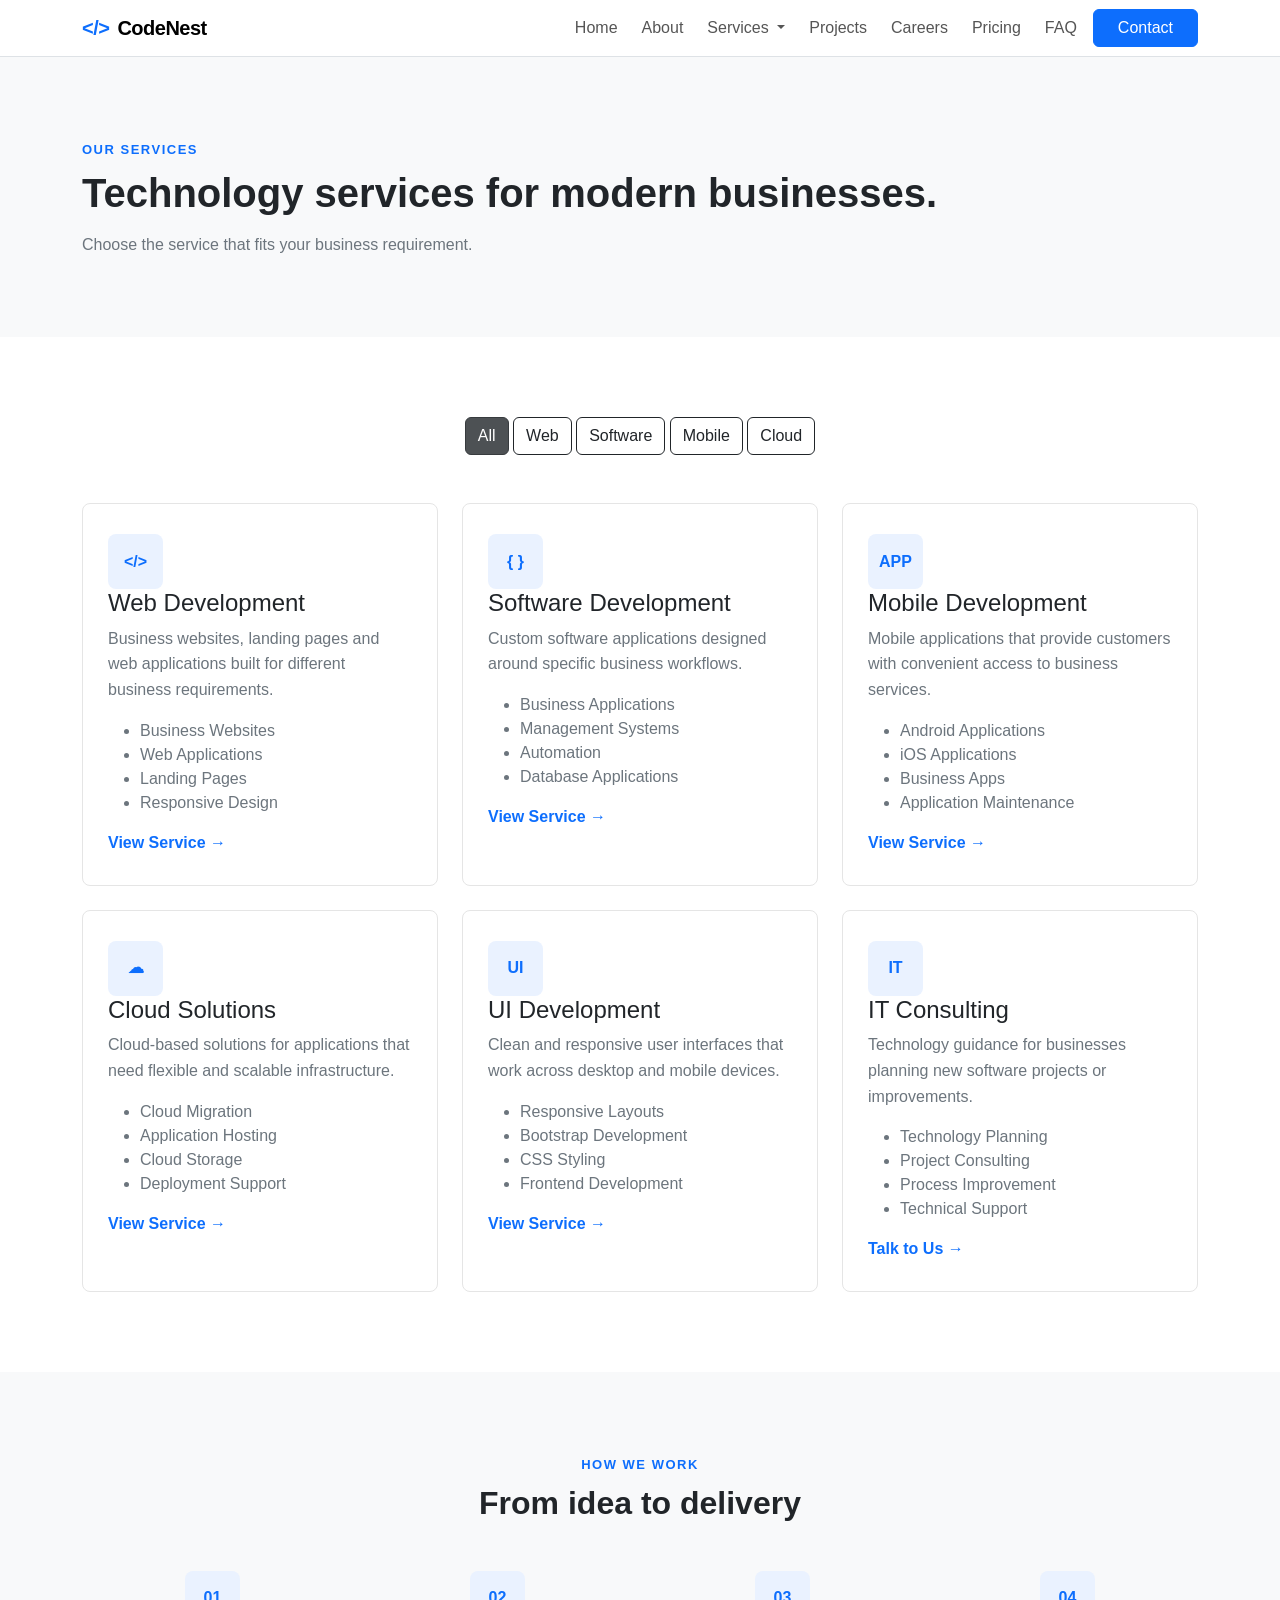
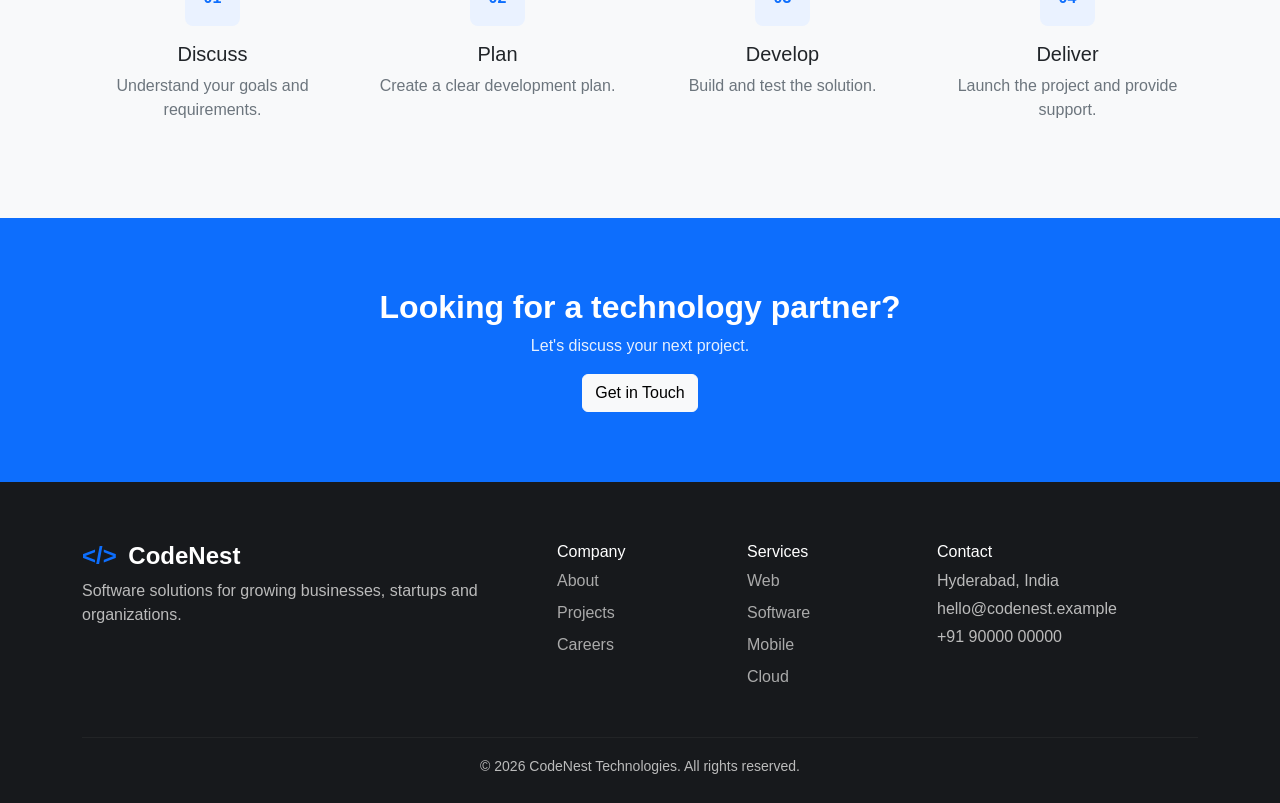
<file: services.html>
<!DOCTYPE html>
<html lang="en">
<head>
    <meta charset="UTF-8">
    <meta name="viewport" content="width=device-width, initial-scale=1.0">
    <title>Services | CodeNest Technologies</title>
    <link rel="icon" type="image/svg+xml" href="favicon.svg">
    <link rel="stylesheet" href="bootstrap/css/bootstrap.min.css">
    <link rel="stylesheet" href="css/style.css">
</head>

<body>

<!-- ================= NAVBAR ================= -->

<nav class="navbar navbar-expand-lg bg-white border-bottom sticky-top">
    <div class="container">

        <!-- Logo -->
        <a class="navbar-brand fw-bold d-flex align-items-center"
           href="index.html">
            <span class="brand-mark me-2">&lt;/&gt;</span>
            CodeNest
        </a>


        <!-- Mobile Toggle -->
        <button class="navbar-toggler"
                type="button"
                data-bs-toggle="collapse"
                data-bs-target="#mainNavbar"
                aria-controls="mainNavbar"
                aria-expanded="false"
                aria-label="Toggle navigation">

            <span class="navbar-toggler-icon"></span>
        </button>


        <!-- Navbar Links -->
        <div class="collapse navbar-collapse" id="mainNavbar">

            <ul class="navbar-nav ms-auto align-items-lg-center">

                <li class="nav-item">
                    <a class="nav-link" href="index.html">
                        Home
                    </a>
                </li>

                <li class="nav-item">
                    <a class="nav-link" href="about.html">
                        About
                    </a>
                </li>


                <!-- Services Dropdown -->
                <li class="nav-item dropdown">

                    <a class="nav-link dropdown-toggle"
                       href="#"
                       role="button"
                       data-bs-toggle="dropdown"
                       aria-expanded="false">

                        Services
                    </a>

                    <ul class="dropdown-menu">

                        <li>
                            <a class="dropdown-item"
                               href="services.html">
                                All Services
                            </a>
                        </li>

                        <li>
                            <a class="dropdown-item"
                               href="web-development.html">
                                Web Development
                            </a>
                        </li>

                        <li>
                            <a class="dropdown-item"
                               href="software-development.html">
                                Software Development
                            </a>
                        </li>

                        <li>
                            <a class="dropdown-item"
                               href="mobile-development.html">
                                Mobile Development
                            </a>
                        </li>

                        <li>
                            <a class="dropdown-item"
                               href="cloud-solutions.html">
                                Cloud Solutions
                            </a>
                        </li>

                    </ul>
                </li>


                <li class="nav-item">
                    <a class="nav-link" href="projects.html">
                        Projects
                    </a>
                </li>


                <li class="nav-item">
                    <a class="nav-link" href="careers.html">
                        Careers
                    </a>
                </li>


                <li class="nav-item">
                    <a class="nav-link" href="pricing.html">
                        Pricing
                    </a>
                </li>


                <li class="nav-item">
                    <a class="nav-link" href="faq.html">
                        FAQ
                    </a>
                </li>


                <li class="nav-item ms-lg-2">
                    <a class="btn btn-primary px-4"
                       href="contact.html">
                        Contact
                    </a>
                </li>

            </ul>

        </div>

    </div>
</nav>


<!-- Page Header -->
<section class="page-header">

    <div class="container">

        <span class="small-label">
            OUR SERVICES
        </span>

        <h1 class="mt-2">
            Technology services for modern businesses.
        </h1>

        <p class="text-secondary mt-3 mb-0">
            Choose the service that fits your business requirement.
        </p>

    </div>

</section>


<!-- Filter -->
<section class="section-padding">

    <div class="container">

        <div class="text-center mb-5">

            <button class="btn btn-dark filter-btn active"
                    data-filter="all">
                All
            </button>

            <button class="btn btn-outline-dark filter-btn"
                    data-filter="web">
                Web
            </button>

            <button class="btn btn-outline-dark filter-btn"
                    data-filter="software">
                Software
            </button>

            <button class="btn btn-outline-dark filter-btn"
                    data-filter="mobile">
                Mobile
            </button>

            <button class="btn btn-outline-dark filter-btn"
                    data-filter="cloud">
                Cloud
            </button>

        </div>


        <div class="row g-4">


            <!-- Web -->
            <div class="col-md-6 col-lg-4 filter-item"
                 data-category="web">

                <div class="service-card h-100">

                    <div class="service-icon">
                        &lt;/&gt;
                    </div>

                    <h4>Web Development</h4>

                    <p>
                        Business websites, landing pages and
                        web applications built for different
                        business requirements.
                    </p>

                    <ul class="text-secondary">
                        <li>Business Websites</li>
                        <li>Web Applications</li>
                        <li>Landing Pages</li>
                        <li>Responsive Design</li>
                    </ul>

                    <a href="web-development.html">
                        View Service →
                    </a>

                </div>

            </div>


            <!-- Software -->
            <div class="col-md-6 col-lg-4 filter-item"
                 data-category="software">

                <div class="service-card h-100">

                    <div class="service-icon">
                        { }
                    </div>

                    <h4>Software Development</h4>

                    <p>
                        Custom software applications designed
                        around specific business workflows.
                    </p>

                    <ul class="text-secondary">
                        <li>Business Applications</li>
                        <li>Management Systems</li>
                        <li>Automation</li>
                        <li>Database Applications</li>
                    </ul>

                    <a href="software-development.html">
                        View Service →
                    </a>

                </div>

            </div>


            <!-- Mobile -->
            <div class="col-md-6 col-lg-4 filter-item"
                 data-category="mobile">

                <div class="service-card h-100">

                    <div class="service-icon">
                        APP
                    </div>

                    <h4>Mobile Development</h4>

                    <p>
                        Mobile applications that provide
                        customers with convenient access to
                        business services.
                    </p>

                    <ul class="text-secondary">
                        <li>Android Applications</li>
                        <li>iOS Applications</li>
                        <li>Business Apps</li>
                        <li>Application Maintenance</li>
                    </ul>

                    <a href="mobile-development.html">
                        View Service →
                    </a>

                </div>

            </div>


            <!-- Cloud -->
            <div class="col-md-6 col-lg-4 filter-item"
                 data-category="cloud">

                <div class="service-card h-100">

                    <div class="service-icon">
                        ☁
                    </div>

                    <h4>Cloud Solutions</h4>

                    <p>
                        Cloud-based solutions for applications
                        that need flexible and scalable infrastructure.
                    </p>

                    <ul class="text-secondary">
                        <li>Cloud Migration</li>
                        <li>Application Hosting</li>
                        <li>Cloud Storage</li>
                        <li>Deployment Support</li>
                    </ul>

                    <a href="cloud-solutions.html">
                        View Service →
                    </a>

                </div>

            </div>


            <!-- UI -->
            <div class="col-md-6 col-lg-4 filter-item"
                 data-category="web">

                <div class="service-card h-100">

                    <div class="service-icon">
                        UI
                    </div>

                    <h4>UI Development</h4>

                    <p>
                        Clean and responsive user interfaces
                        that work across desktop and mobile devices.
                    </p>

                    <ul class="text-secondary">
                        <li>Responsive Layouts</li>
                        <li>Bootstrap Development</li>
                        <li>CSS Styling</li>
                        <li>Frontend Development</li>
                    </ul>

                    <a href="web-development.html">
                        View Service →
                    </a>

                </div>

            </div>


            <!-- Consulting -->
            <div class="col-md-6 col-lg-4 filter-item"
                 data-category="software">

                <div class="service-card h-100">

                    <div class="service-icon">
                        IT
                    </div>

                    <h4>IT Consulting</h4>

                    <p>
                        Technology guidance for businesses
                        planning new software projects or improvements.
                    </p>

                    <ul class="text-secondary">
                        <li>Technology Planning</li>
                        <li>Project Consulting</li>
                        <li>Process Improvement</li>
                        <li>Technical Support</li>
                    </ul>

                    <a href="contact.html">
                        Talk to Us →
                    </a>

                </div>

            </div>

        </div>

    </div>

</section>


<!-- Process -->
<section class="bg-light section-padding">

    <div class="container">

        <div class="section-heading text-center">

            <span class="small-label">
                HOW WE WORK
            </span>

            <h2 class="fw-bold mt-2">
                From idea to delivery
            </h2>

        </div>


        <div class="row g-4 mt-4">

            <div class="col-md-3">

                <div class="text-center">

                    <div class="service-icon mx-auto">
                        01
                    </div>

                    <h5 class="mt-3">
                        Discuss
                    </h5>

                    <p class="text-secondary">
                        Understand your goals and requirements.
                    </p>

                </div>

            </div>


            <div class="col-md-3">

                <div class="text-center">

                    <div class="service-icon mx-auto">
                        02
                    </div>

                    <h5 class="mt-3">
                        Plan
                    </h5>

                    <p class="text-secondary">
                        Create a clear development plan.
                    </p>

                </div>

            </div>


            <div class="col-md-3">

                <div class="text-center">

                    <div class="service-icon mx-auto">
                        03
                    </div>

                    <h5 class="mt-3">
                        Develop
                    </h5>

                    <p class="text-secondary">
                        Build and test the solution.
                    </p>

                </div>

            </div>


            <div class="col-md-3">

                <div class="text-center">

                    <div class="service-icon mx-auto">
                        04
                    </div>

                    <h5 class="mt-3">
                        Deliver
                    </h5>

                    <p class="text-secondary">
                        Launch the project and provide support.
                    </p>

                </div>

            </div>

        </div>

    </div>

</section>


<!-- CTA -->
<section class="cta-section">

    <div class="container text-center">

        <h2 class="fw-bold">
            Looking for a technology partner?
        </h2>

        <p>
            Let's discuss your next project.
        </p>

        <a href="contact.html" class="btn btn-light">
            Get in Touch
        </a>

    </div>

</section>


<!-- Footer -->
<footer class="footer">

    <div class="container">

        <div class="row">

            <div class="col-lg-5 mb-4">

                <h4 class="fw-bold">
                    <span class="brand-mark">&lt;/&gt;</span>
                    CodeNest
                </h4>

                <p>
                    Software solutions for growing businesses,
                    startups and organizations.
                </p>

            </div>


            <div class="col-6 col-lg-2 mb-4">

                <h6>Company</h6>

                <a href="about.html">About</a>
                <a href="projects.html">Projects</a>
                <a href="careers.html">Careers</a>

            </div>


            <div class="col-6 col-lg-2 mb-4">

                <h6>Services</h6>

                <a href="web-development.html">Web</a>
                <a href="software-development.html">Software</a>
                <a href="mobile-development.html">Mobile</a>
                <a href="cloud-solutions.html">Cloud</a>

            </div>


            <div class="col-lg-3">

                <h6>Contact</h6>

                <p class="mb-1">Hyderabad, India</p>
                <p class="mb-1">hello@codenest.example</p>
                <p>+91 90000 00000</p>

            </div>

        </div>

        <hr>

        <div class="text-center">

            <small>
                © <span class="current-year"></span>
                CodeNest Technologies. All rights reserved.
            </small>

        </div>

    </div>

</footer>


<script src="bootstrap/js/bootstrap.bundle.min.js"></script>
<script src="js/script.js"></script>

</body>
</html>
</file>
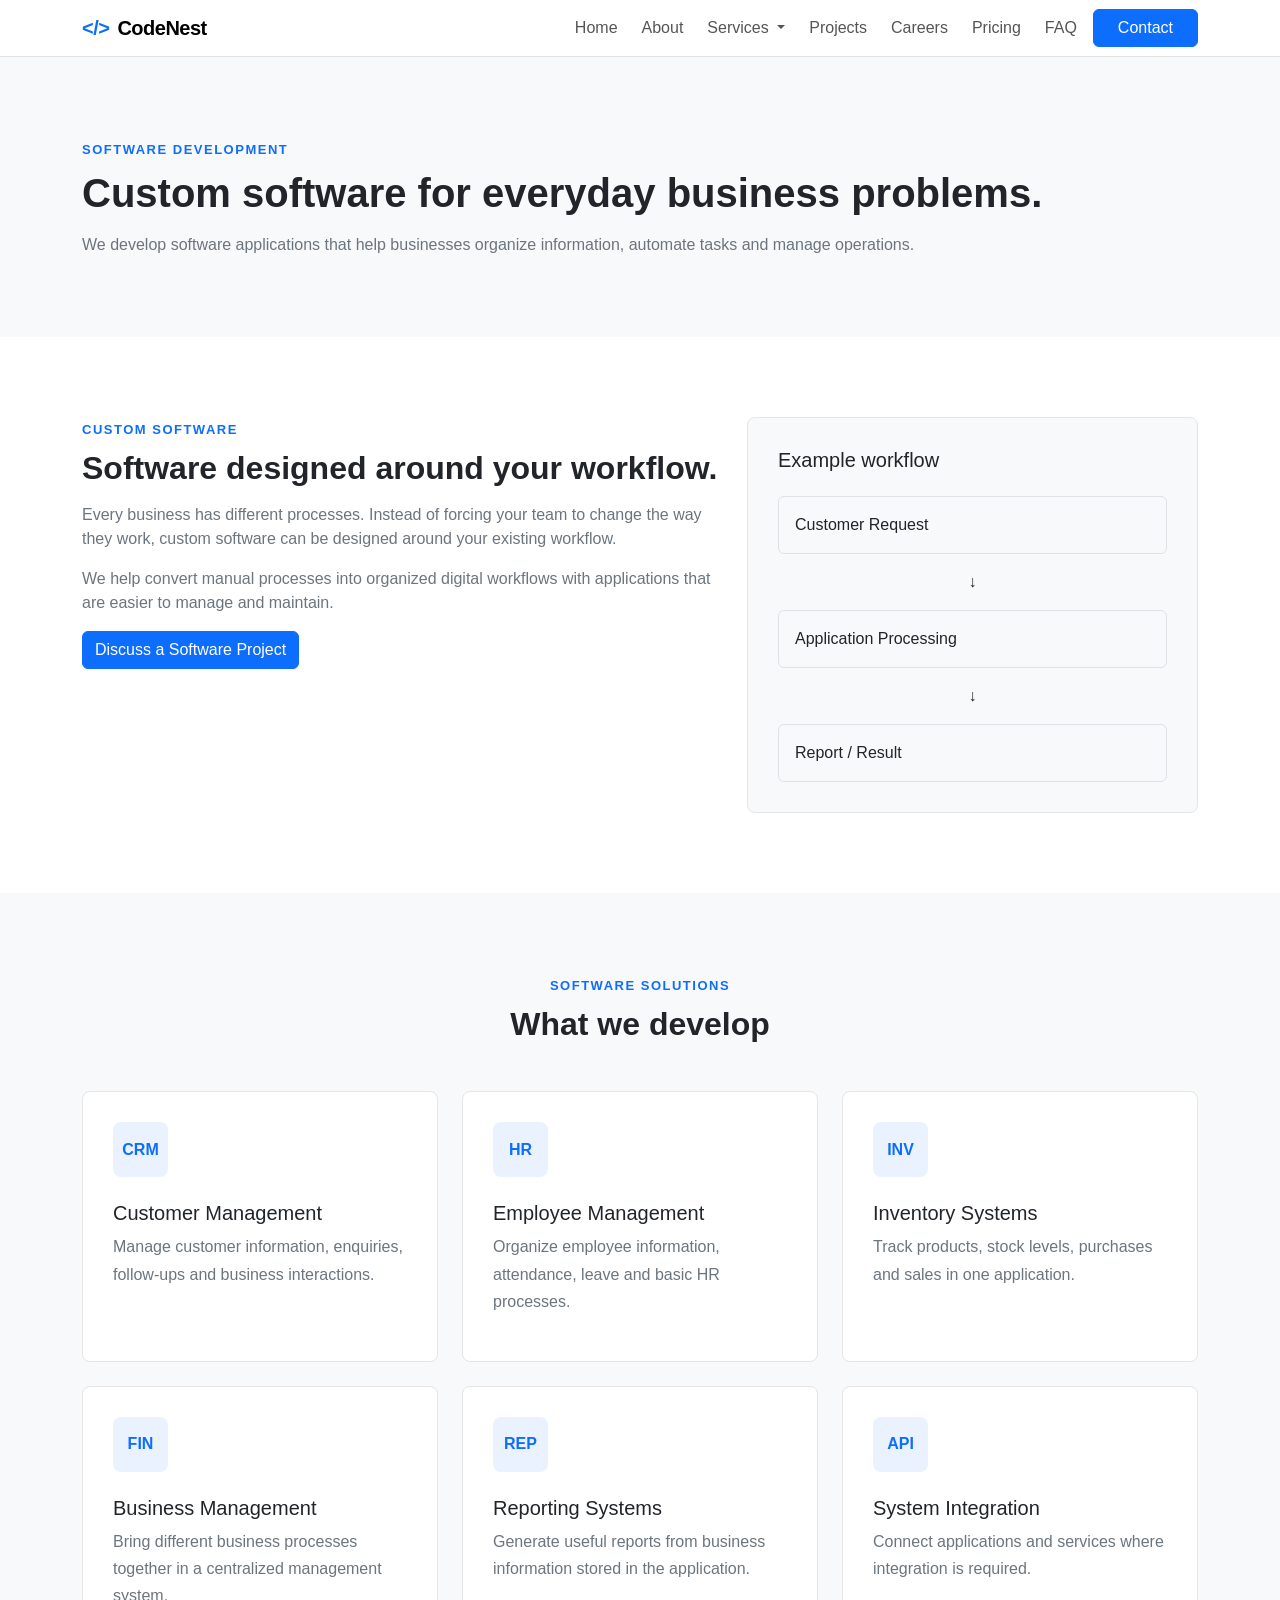
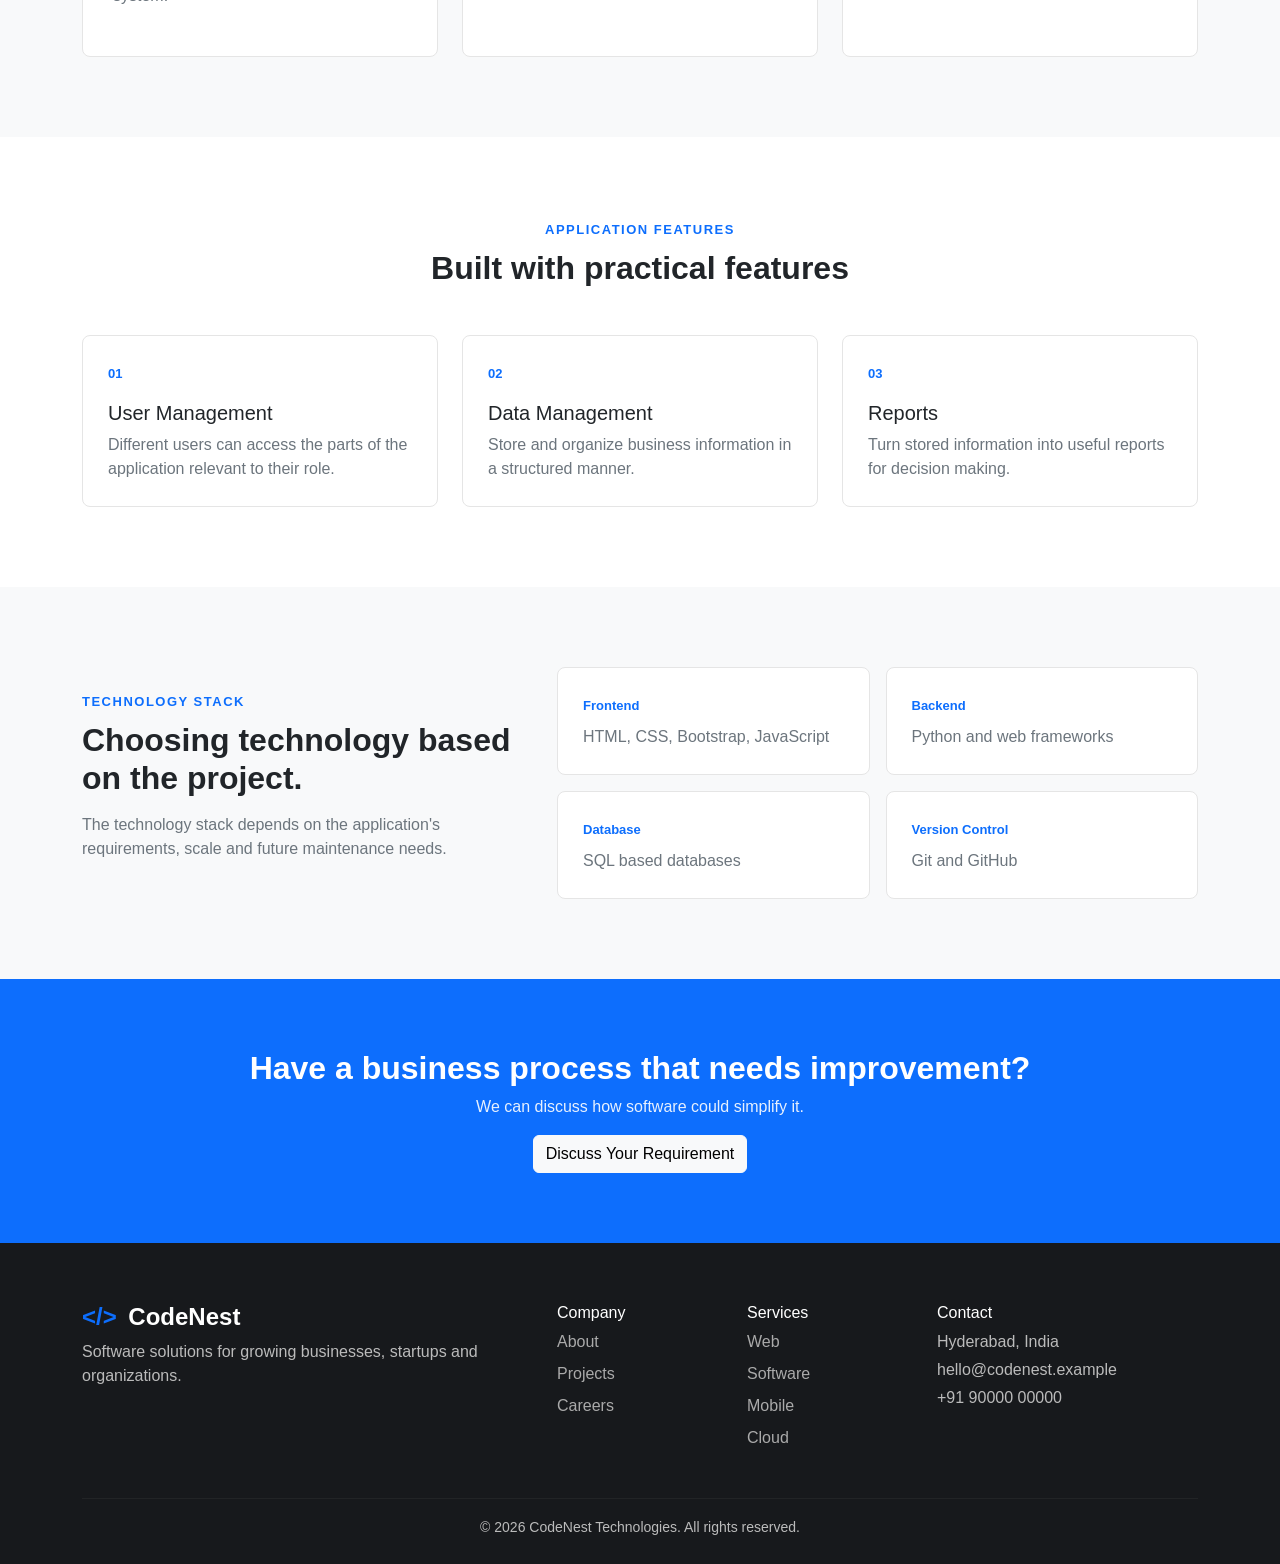
<file: software-development.html>
<!DOCTYPE html>
<html lang="en">
<head>
    <meta charset="UTF-8">
    <meta name="viewport" content="width=device-width, initial-scale=1.0">
    <title>Software Development | CodeNest Technologies</title>
    <link rel="icon" type="image/svg+xml" href="favicon.svg">
    <link rel="stylesheet" href="bootstrap/css/bootstrap.min.css">
    <link rel="stylesheet" href="css/style.css">
</head>

<body>

<!-- ================= NAVBAR ================= -->

<nav class="navbar navbar-expand-lg bg-white border-bottom sticky-top">
    <div class="container">

        <!-- Logo -->
        <a class="navbar-brand fw-bold d-flex align-items-center"
           href="index.html">
            <span class="brand-mark me-2">&lt;/&gt;</span>
            CodeNest
        </a>


        <!-- Mobile Toggle -->
        <button class="navbar-toggler"
                type="button"
                data-bs-toggle="collapse"
                data-bs-target="#mainNavbar"
                aria-controls="mainNavbar"
                aria-expanded="false"
                aria-label="Toggle navigation">

            <span class="navbar-toggler-icon"></span>
        </button>


        <!-- Navbar Links -->
        <div class="collapse navbar-collapse" id="mainNavbar">

            <ul class="navbar-nav ms-auto align-items-lg-center">

                <li class="nav-item">
                    <a class="nav-link" href="index.html">
                        Home
                    </a>
                </li>

                <li class="nav-item">
                    <a class="nav-link" href="about.html">
                        About
                    </a>
                </li>


                <!-- Services Dropdown -->
                <li class="nav-item dropdown">

                    <a class="nav-link dropdown-toggle"
                       href="#"
                       role="button"
                       data-bs-toggle="dropdown"
                       aria-expanded="false">

                        Services
                    </a>

                    <ul class="dropdown-menu">

                        <li>
                            <a class="dropdown-item"
                               href="services.html">
                                All Services
                            </a>
                        </li>

                        <li>
                            <a class="dropdown-item"
                               href="web-development.html">
                                Web Development
                            </a>
                        </li>

                        <li>
                            <a class="dropdown-item"
                               href="software-development.html">
                                Software Development
                            </a>
                        </li>

                        <li>
                            <a class="dropdown-item"
                               href="mobile-development.html">
                                Mobile Development
                            </a>
                        </li>

                        <li>
                            <a class="dropdown-item"
                               href="cloud-solutions.html">
                                Cloud Solutions
                            </a>
                        </li>

                    </ul>
                </li>


                <li class="nav-item">
                    <a class="nav-link" href="projects.html">
                        Projects
                    </a>
                </li>


                <li class="nav-item">
                    <a class="nav-link" href="careers.html">
                        Careers
                    </a>
                </li>


                <li class="nav-item">
                    <a class="nav-link" href="pricing.html">
                        Pricing
                    </a>
                </li>


                <li class="nav-item">
                    <a class="nav-link" href="faq.html">
                        FAQ
                    </a>
                </li>


                <li class="nav-item ms-lg-2">
                    <a class="btn btn-primary px-4"
                       href="contact.html">
                        Contact
                    </a>
                </li>

            </ul>

        </div>

    </div>
</nav>


<!-- Header -->
<section class="page-header">

    <div class="container">

        <span class="small-label">
            SOFTWARE DEVELOPMENT
        </span>

        <h1 class="mt-2">
            Custom software for
            everyday business problems.
        </h1>

        <p class="text-secondary mt-3 mb-0">
            We develop software applications that help businesses
            organize information, automate tasks and manage operations.
        </p>

    </div>

</section>


<!-- Intro -->
<section class="section-padding">

    <div class="container">

        <div class="row">

            <div class="col-lg-7">

                <span class="small-label">
                    CUSTOM SOFTWARE
                </span>

                <h2 class="fw-bold mt-2">
                    Software designed around your workflow.
                </h2>

                <p class="text-secondary mt-3">
                    Every business has different processes. Instead
                    of forcing your team to change the way they work,
                    custom software can be designed around your
                    existing workflow.
                </p>

                <p class="text-secondary">
                    We help convert manual processes into organized
                    digital workflows with applications that are
                    easier to manage and maintain.
                </p>

                <a href="contact.html"
                   class="btn btn-primary">
                    Discuss a Software Project
                </a>

            </div>


            <div class="col-lg-5 mt-5 mt-lg-0">

                <div class="info-card bg-light">

                    <h5>Example workflow</h5>

                    <div class="mt-4">

                        <div class="border rounded p-3 mb-3">
                            Customer Request
                        </div>

                        <div class="text-center mb-3">
                            ↓
                        </div>

                        <div class="border rounded p-3 mb-3">
                            Application Processing
                        </div>

                        <div class="text-center mb-3">
                            ↓
                        </div>

                        <div class="border rounded p-3">
                            Report / Result
                        </div>

                    </div>

                </div>

            </div>

        </div>

    </div>

</section>


<!-- Solutions -->
<section class="bg-light section-padding">

    <div class="container">

        <div class="section-heading text-center">

            <span class="small-label">
                SOFTWARE SOLUTIONS
            </span>

            <h2 class="fw-bold mt-2">
                What we develop
            </h2>

        </div>


        <div class="row g-4 mt-4">

            <div class="col-md-6 col-lg-4">

                <div class="info-card bg-white">

                    <div class="service-icon">
                        CRM
                    </div>

                    <h5 class="mt-4">
                        Customer Management
                    </h5>

                    <p>
                        Manage customer information, enquiries,
                        follow-ups and business interactions.
                    </p>

                </div>

            </div>


            <div class="col-md-6 col-lg-4">

                <div class="info-card bg-white">

                    <div class="service-icon">
                        HR
                    </div>

                    <h5 class="mt-4">
                        Employee Management
                    </h5>

                    <p>
                        Organize employee information, attendance,
                        leave and basic HR processes.
                    </p>

                </div>

            </div>


            <div class="col-md-6 col-lg-4">

                <div class="info-card bg-white">

                    <div class="service-icon">
                        INV
                    </div>

                    <h5 class="mt-4">
                        Inventory Systems
                    </h5>

                    <p>
                        Track products, stock levels, purchases
                        and sales in one application.
                    </p>

                </div>

            </div>


            <div class="col-md-6 col-lg-4">

                <div class="info-card bg-white">

                    <div class="service-icon">
                        FIN
                    </div>

                    <h5 class="mt-4">
                        Business Management
                    </h5>

                    <p>
                        Bring different business processes together
                        in a centralized management system.
                    </p>

                </div>

            </div>


            <div class="col-md-6 col-lg-4">

                <div class="info-card bg-white">

                    <div class="service-icon">
                        REP
                    </div>

                    <h5 class="mt-4">
                        Reporting Systems
                    </h5>

                    <p>
                        Generate useful reports from business
                        information stored in the application.
                    </p>

                </div>

            </div>


            <div class="col-md-6 col-lg-4">

                <div class="info-card bg-white">

                    <div class="service-icon">
                        API
                    </div>

                    <h5 class="mt-4">
                        System Integration
                    </h5>

                    <p>
                        Connect applications and services where
                        integration is required.
                    </p>

                </div>

            </div>

        </div>

    </div>

</section>


<!-- Features -->
<section class="section-padding">

    <div class="container">

        <div class="section-heading text-center">

            <span class="small-label">
                APPLICATION FEATURES
            </span>

            <h2 class="fw-bold mt-2">
                Built with practical features
            </h2>

        </div>


        <div class="row g-4 mt-4">

            <div class="col-md-4">

                <div class="feature-box">

                    <strong>01</strong>

                    <h5 class="mt-3">
                        User Management
                    </h5>

                    <p>
                        Different users can access the parts of
                        the application relevant to their role.
                    </p>

                </div>

            </div>


            <div class="col-md-4">

                <div class="feature-box">

                    <strong>02</strong>

                    <h5 class="mt-3">
                        Data Management
                    </h5>

                    <p>
                        Store and organize business information
                        in a structured manner.
                    </p>

                </div>

            </div>


            <div class="col-md-4">

                <div class="feature-box">

                    <strong>03</strong>

                    <h5 class="mt-3">
                        Reports
                    </h5>

                    <p>
                        Turn stored information into useful
                        reports for decision making.
                    </p>

                </div>

            </div>

        </div>

    </div>

</section>


<!-- Development Stack -->
<section class="bg-light section-padding">

    <div class="container">

        <div class="row align-items-center">

            <div class="col-lg-5">

                <span class="small-label">
                    TECHNOLOGY STACK
                </span>

                <h2 class="fw-bold mt-2">
                    Choosing technology based on the project.
                </h2>

                <p class="text-secondary mt-3">
                    The technology stack depends on the application's
                    requirements, scale and future maintenance needs.
                </p>

            </div>


            <div class="col-lg-7 mt-4 mt-lg-0">

                <div class="row g-3">

                    <div class="col-6">
                        <div class="feature-box">
                            <strong>Frontend</strong>
                            <p class="mb-0 mt-2">
                                HTML, CSS, Bootstrap, JavaScript
                            </p>
                        </div>
                    </div>

                    <div class="col-6">
                        <div class="feature-box">
                            <strong>Backend</strong>
                            <p class="mb-0 mt-2">
                                Python and web frameworks
                            </p>
                        </div>
                    </div>

                    <div class="col-6">
                        <div class="feature-box">
                            <strong>Database</strong>
                            <p class="mb-0 mt-2">
                                SQL based databases
                            </p>
                        </div>
                    </div>

                    <div class="col-6">
                        <div class="feature-box">
                            <strong>Version Control</strong>
                            <p class="mb-0 mt-2">
                                Git and GitHub
                            </p>
                        </div>
                    </div>

                </div>

            </div>

        </div>

    </div>

</section>


<!-- CTA -->
<section class="cta-section">

    <div class="container text-center">

        <h2 class="fw-bold">
            Have a business process that needs improvement?
        </h2>

        <p>
            We can discuss how software could simplify it.
        </p>

        <a href="contact.html"
           class="btn btn-light">
            Discuss Your Requirement
        </a>

    </div>

</section>


<!-- Footer -->
<footer class="footer">

    <div class="container">

        <div class="row">

            <div class="col-lg-5 mb-4">

                <h4 class="fw-bold">
                    <span class="brand-mark">&lt;/&gt;</span>
                    CodeNest
                </h4>

                <p>
                    Software solutions for growing businesses,
                    startups and organizations.
                </p>

            </div>


            <div class="col-6 col-lg-2 mb-4">

                <h6>Company</h6>

                <a href="about.html">About</a>
                <a href="projects.html">Projects</a>
                <a href="careers.html">Careers</a>

            </div>


            <div class="col-6 col-lg-2 mb-4">

                <h6>Services</h6>

                <a href="web-development.html">Web</a>
                <a href="software-development.html">
                    Software
                </a>
                <a href="mobile-development.html">
                    Mobile
                </a>
                <a href="cloud-solutions.html">
                    Cloud
                </a>

            </div>


            <div class="col-lg-3">

                <h6>Contact</h6>

                <p class="mb-1">
                    Hyderabad, India
                </p>

                <p class="mb-1">
                    hello@codenest.example
                </p>

                <p>
                    +91 90000 00000
                </p>

            </div>

        </div>

        <hr>

        <div class="text-center">

            <small>
                © <span class="current-year"></span>
                CodeNest Technologies. All rights reserved.
            </small>

        </div>

    </div>

</footer>


<script src="bootstrap/js/bootstrap.bundle.min.js"></script>
<script src="js/script.js"></script>

</body>
</html>
</file>
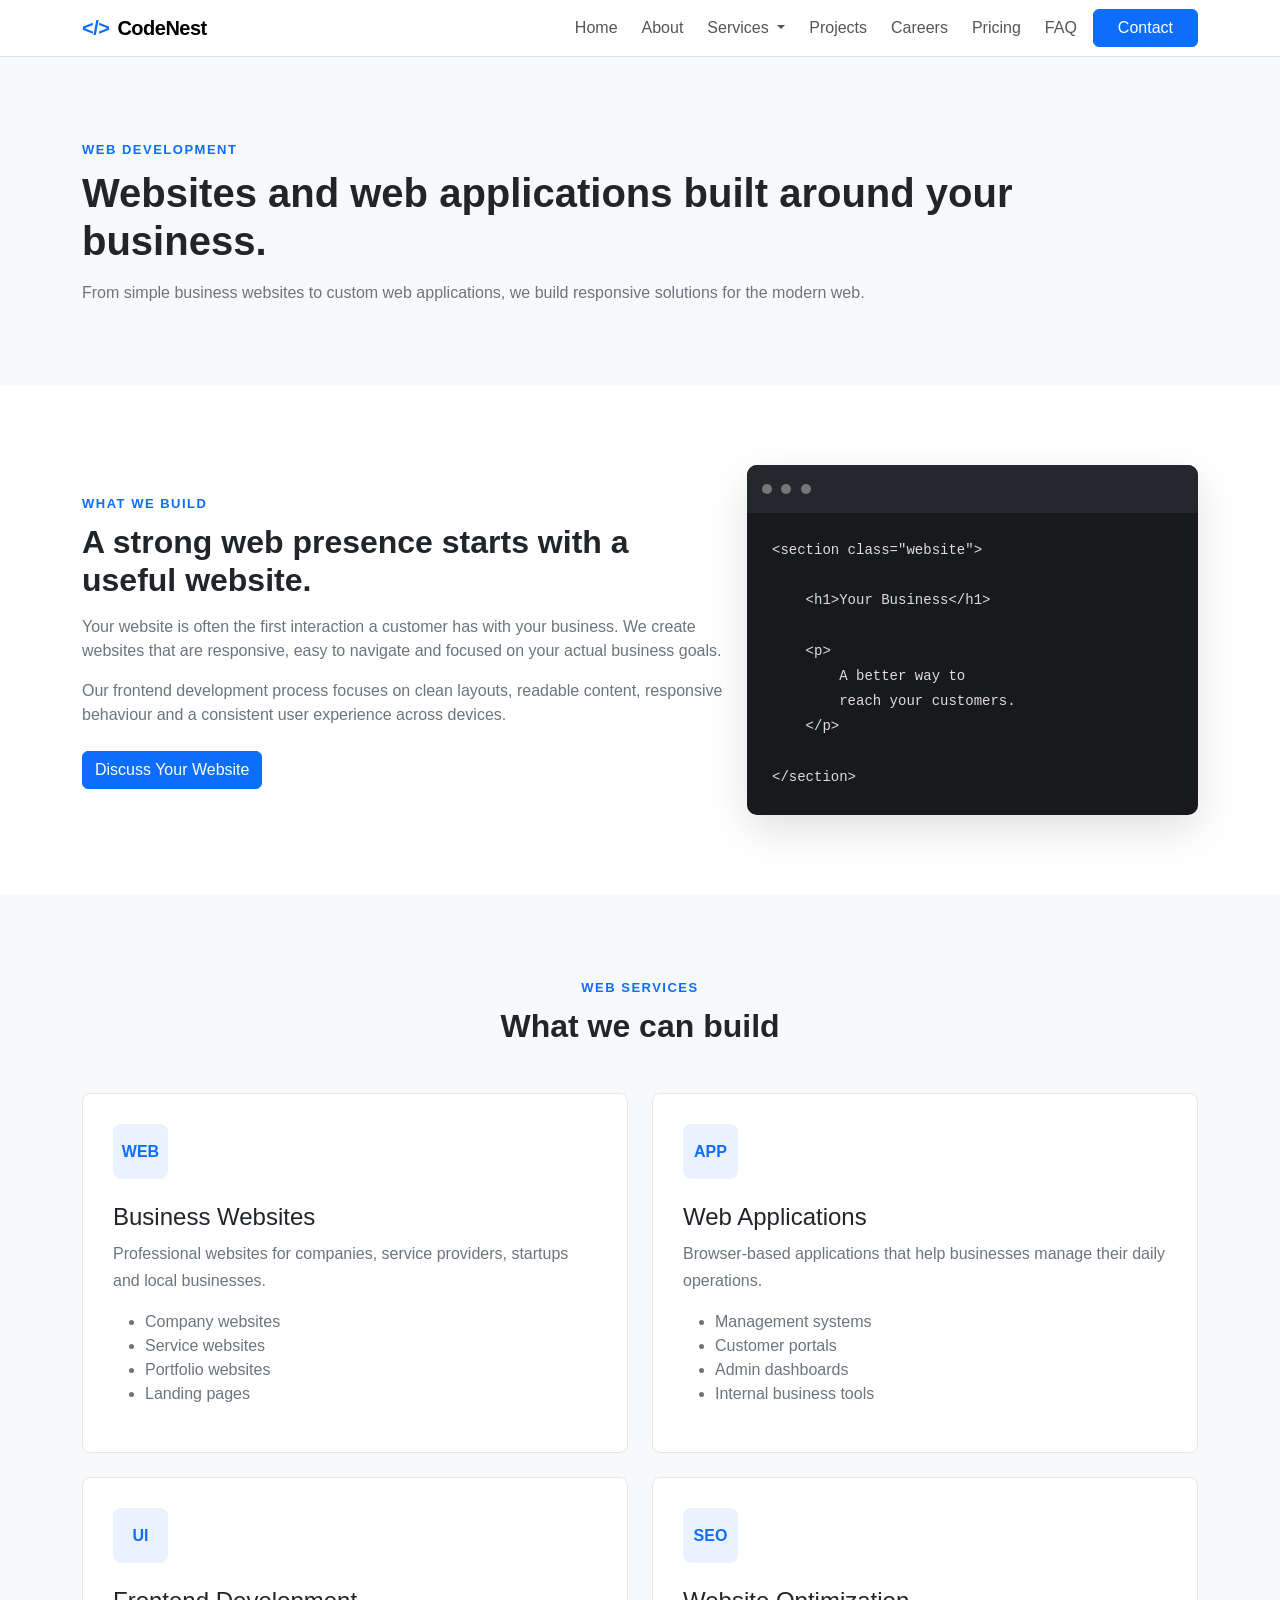
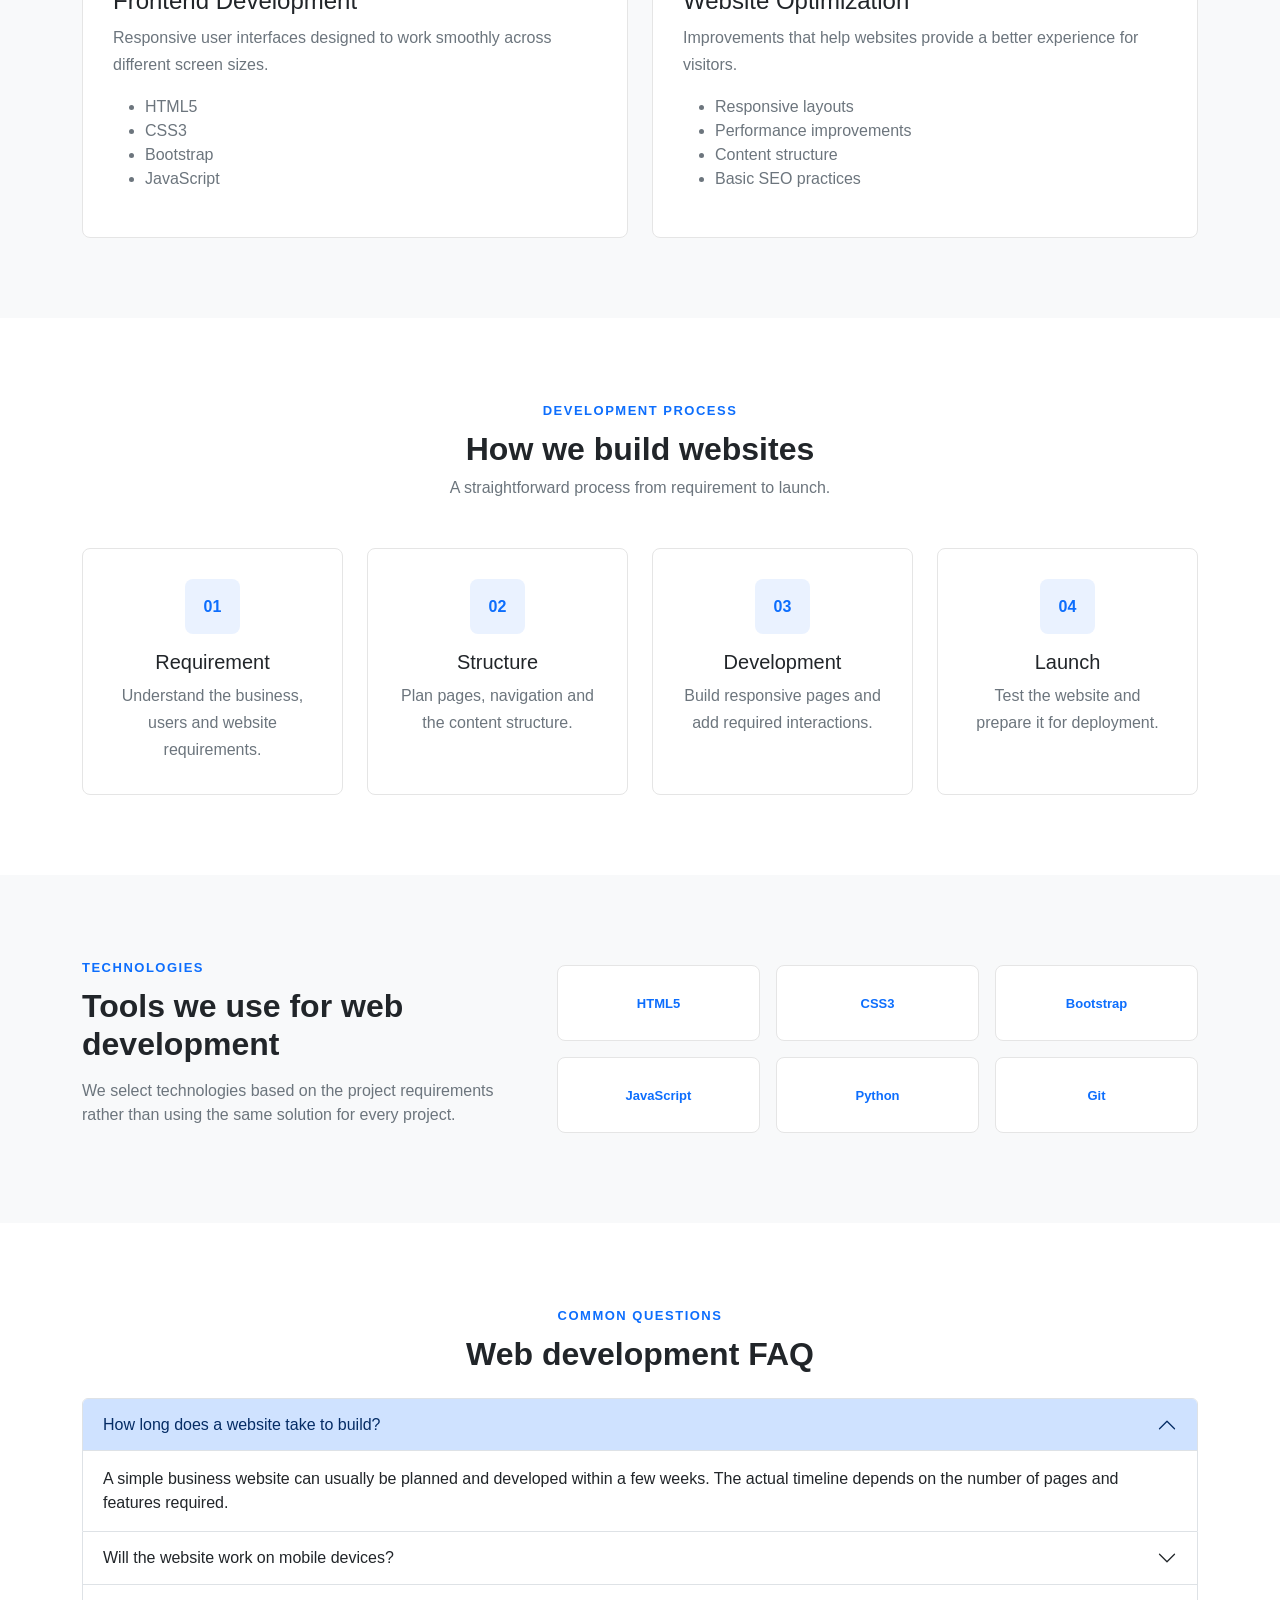
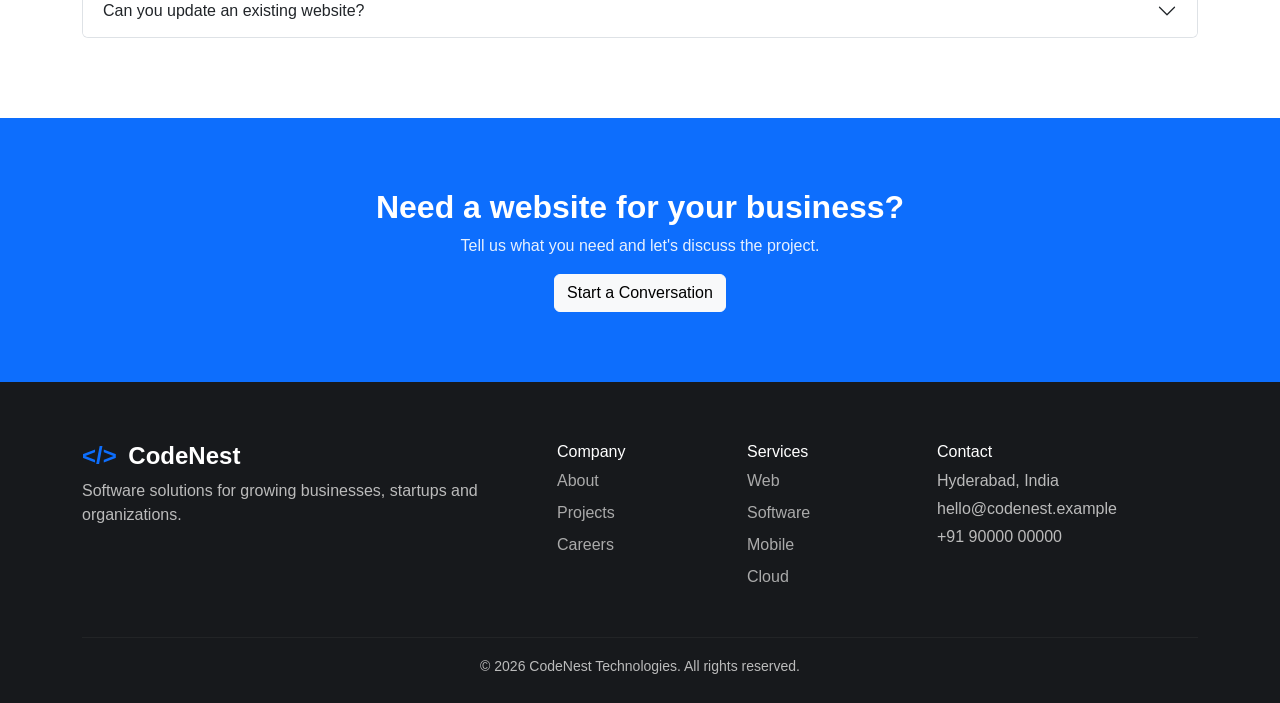
<file: web-development.html>
<!DOCTYPE html>
<html lang="en">
<head>
    <meta charset="UTF-8">
    <meta name="viewport" content="width=device-width, initial-scale=1.0">
    <title>Web Development | CodeNest Technologies</title>
    <link rel="icon" type="image/svg+xml" href="favicon.svg">
    <link rel="stylesheet" href="bootstrap/css/bootstrap.min.css">
    <link rel="stylesheet" href="css/style.css">
</head>

<body>

<!-- ================= NAVBAR ================= -->

<nav class="navbar navbar-expand-lg bg-white border-bottom sticky-top">
    <div class="container">

        <!-- Logo -->
        <a class="navbar-brand fw-bold d-flex align-items-center"
           href="index.html">
            <span class="brand-mark me-2">&lt;/&gt;</span>
            CodeNest
        </a>


        <!-- Mobile Toggle -->
        <button class="navbar-toggler"
                type="button"
                data-bs-toggle="collapse"
                data-bs-target="#mainNavbar"
                aria-controls="mainNavbar"
                aria-expanded="false"
                aria-label="Toggle navigation">

            <span class="navbar-toggler-icon"></span>
        </button>


        <!-- Navbar Links -->
        <div class="collapse navbar-collapse" id="mainNavbar">

            <ul class="navbar-nav ms-auto align-items-lg-center">

                <li class="nav-item">
                    <a class="nav-link" href="index.html">
                        Home
                    </a>
                </li>

                <li class="nav-item">
                    <a class="nav-link" href="about.html">
                        About
                    </a>
                </li>


                <!-- Services Dropdown -->
                <li class="nav-item dropdown">

                    <a class="nav-link dropdown-toggle"
                       href="#"
                       role="button"
                       data-bs-toggle="dropdown"
                       aria-expanded="false">

                        Services
                    </a>

                    <ul class="dropdown-menu">

                        <li>
                            <a class="dropdown-item"
                               href="services.html">
                                All Services
                            </a>
                        </li>

                        <li>
                            <a class="dropdown-item"
                               href="web-development.html">
                                Web Development
                            </a>
                        </li>

                        <li>
                            <a class="dropdown-item"
                               href="software-development.html">
                                Software Development
                            </a>
                        </li>

                        <li>
                            <a class="dropdown-item"
                               href="mobile-development.html">
                                Mobile Development
                            </a>
                        </li>

                        <li>
                            <a class="dropdown-item"
                               href="cloud-solutions.html">
                                Cloud Solutions
                            </a>
                        </li>

                    </ul>
                </li>


                <li class="nav-item">
                    <a class="nav-link" href="projects.html">
                        Projects
                    </a>
                </li>


                <li class="nav-item">
                    <a class="nav-link" href="careers.html">
                        Careers
                    </a>
                </li>


                <li class="nav-item">
                    <a class="nav-link" href="pricing.html">
                        Pricing
                    </a>
                </li>


                <li class="nav-item">
                    <a class="nav-link" href="faq.html">
                        FAQ
                    </a>
                </li>


                <li class="nav-item ms-lg-2">
                    <a class="btn btn-primary px-4"
                       href="contact.html">
                        Contact
                    </a>
                </li>

            </ul>

        </div>

    </div>
</nav>


<!-- Page Header -->
<section class="page-header">

    <div class="container">

        <span class="small-label">
            WEB DEVELOPMENT
        </span>

        <h1 class="mt-2">
            Websites and web applications
            built around your business.
        </h1>

        <p class="text-secondary mt-3 mb-0">
            From simple business websites to custom web applications,
            we build responsive solutions for the modern web.
        </p>

    </div>

</section>


<!-- Introduction -->
<section class="section-padding">

    <div class="container">

        <div class="row align-items-center">

            <div class="col-lg-7">

                <span class="small-label">
                    WHAT WE BUILD
                </span>

                <h2 class="fw-bold mt-2">
                    A strong web presence starts with a useful website.
                </h2>

                <p class="text-secondary mt-3">
                    Your website is often the first interaction a
                    customer has with your business. We create websites
                    that are responsive, easy to navigate and focused
                    on your actual business goals.
                </p>

                <p class="text-secondary">
                    Our frontend development process focuses on clean
                    layouts, readable content, responsive behaviour and
                    a consistent user experience across devices.
                </p>

                <a href="contact.html"
                   class="btn btn-primary mt-2">
                    Discuss Your Website
                </a>

            </div>


            <div class="col-lg-5 mt-5 mt-lg-0">

                <div class="code-card">

                    <div class="code-header">
                        <span></span>
                        <span></span>
                        <span></span>
                    </div>

                    <div class="code-body">

<pre><code>&lt;section class="website"&gt;

    &lt;h1&gt;Your Business&lt;/h1&gt;

    &lt;p&gt;
        A better way to
        reach your customers.
    &lt;/p&gt;

&lt;/section&gt;</code></pre>

                    </div>

                </div>

            </div>

        </div>

    </div>

</section>


<!-- Services -->
<section class="bg-light section-padding">

    <div class="container">

        <div class="section-heading text-center">

            <span class="small-label">
                WEB SERVICES
            </span>

            <h2 class="fw-bold mt-2">
                What we can build
            </h2>

        </div>


        <div class="row g-4 mt-4">

            <div class="col-md-6">

                <div class="info-card bg-white">

                    <div class="service-icon">
                        WEB
                    </div>

                    <h4 class="mt-4">
                        Business Websites
                    </h4>

                    <p>
                        Professional websites for companies,
                        service providers, startups and local businesses.
                    </p>

                    <ul class="text-secondary">
                        <li>Company websites</li>
                        <li>Service websites</li>
                        <li>Portfolio websites</li>
                        <li>Landing pages</li>
                    </ul>

                </div>

            </div>


            <div class="col-md-6">

                <div class="info-card bg-white">

                    <div class="service-icon">
                        APP
                    </div>

                    <h4 class="mt-4">
                        Web Applications
                    </h4>

                    <p>
                        Browser-based applications that help businesses
                        manage their daily operations.
                    </p>

                    <ul class="text-secondary">
                        <li>Management systems</li>
                        <li>Customer portals</li>
                        <li>Admin dashboards</li>
                        <li>Internal business tools</li>
                    </ul>

                </div>

            </div>


            <div class="col-md-6">

                <div class="info-card bg-white">

                    <div class="service-icon">
                        UI
                    </div>

                    <h4 class="mt-4">
                        Frontend Development
                    </h4>

                    <p>
                        Responsive user interfaces designed to work
                        smoothly across different screen sizes.
                    </p>

                    <ul class="text-secondary">
                        <li>HTML5</li>
                        <li>CSS3</li>
                        <li>Bootstrap</li>
                        <li>JavaScript</li>
                    </ul>

                </div>

            </div>


            <div class="col-md-6">

                <div class="info-card bg-white">

                    <div class="service-icon">
                        SEO
                    </div>

                    <h4 class="mt-4">
                        Website Optimization
                    </h4>

                    <p>
                        Improvements that help websites provide
                        a better experience for visitors.
                    </p>

                    <ul class="text-secondary">
                        <li>Responsive layouts</li>
                        <li>Performance improvements</li>
                        <li>Content structure</li>
                        <li>Basic SEO practices</li>
                    </ul>

                </div>

            </div>

        </div>

    </div>

</section>


<!-- Development Process -->
<section class="section-padding">

    <div class="container">

        <div class="section-heading text-center">

            <span class="small-label">
                DEVELOPMENT PROCESS
            </span>

            <h2 class="fw-bold mt-2">
                How we build websites
            </h2>

            <p class="text-secondary">
                A straightforward process from requirement to launch.
            </p>

        </div>


        <div class="row g-4 mt-4">

            <div class="col-md-3">

                <div class="info-card text-center">

                    <div class="service-icon mx-auto">
                        01
                    </div>

                    <h5 class="mt-3">
                        Requirement
                    </h5>

                    <p class="mb-0">
                        Understand the business, users and
                        website requirements.
                    </p>

                </div>

            </div>


            <div class="col-md-3">

                <div class="info-card text-center">

                    <div class="service-icon mx-auto">
                        02
                    </div>

                    <h5 class="mt-3">
                        Structure
                    </h5>

                    <p class="mb-0">
                        Plan pages, navigation and the
                        content structure.
                    </p>

                </div>

            </div>


            <div class="col-md-3">

                <div class="info-card text-center">

                    <div class="service-icon mx-auto">
                        03
                    </div>

                    <h5 class="mt-3">
                        Development
                    </h5>

                    <p class="mb-0">
                        Build responsive pages and add
                        required interactions.
                    </p>

                </div>

            </div>


            <div class="col-md-3">

                <div class="info-card text-center">

                    <div class="service-icon mx-auto">
                        04
                    </div>

                    <h5 class="mt-3">
                        Launch
                    </h5>

                    <p class="mb-0">
                        Test the website and prepare it
                        for deployment.
                    </p>

                </div>

            </div>

        </div>

    </div>

</section>


<!-- Technologies -->
<section class="bg-light section-padding">

    <div class="container">

        <div class="row align-items-center">

            <div class="col-lg-5">

                <span class="small-label">
                    TECHNOLOGIES
                </span>

                <h2 class="fw-bold mt-2">
                    Tools we use for web development
                </h2>

                <p class="text-secondary mt-3">
                    We select technologies based on the project
                    requirements rather than using the same solution
                    for every project.
                </p>

            </div>


            <div class="col-lg-7 mt-4 mt-lg-0">

                <div class="row g-3">

                    <div class="col-6 col-md-4">
                        <div class="feature-box text-center">
                            <strong>HTML5</strong>
                        </div>
                    </div>

                    <div class="col-6 col-md-4">
                        <div class="feature-box text-center">
                            <strong>CSS3</strong>
                        </div>
                    </div>

                    <div class="col-6 col-md-4">
                        <div class="feature-box text-center">
                            <strong>Bootstrap</strong>
                        </div>
                    </div>

                    <div class="col-6 col-md-4">
                        <div class="feature-box text-center">
                            <strong>JavaScript</strong>
                        </div>
                    </div>

                    <div class="col-6 col-md-4">
                        <div class="feature-box text-center">
                            <strong>Python</strong>
                        </div>
                    </div>

                    <div class="col-6 col-md-4">
                        <div class="feature-box text-center">
                            <strong>Git</strong>
                        </div>
                    </div>

                </div>

            </div>

        </div>

    </div>

</section>


<!-- FAQ Preview -->
<section class="section-padding">

    <div class="container">

        <div class="section-heading text-center">

            <span class="small-label">
                COMMON QUESTIONS
            </span>

            <h2 class="fw-bold mt-2">
                Web development FAQ
            </h2>

        </div>


        <div class="accordion mt-4" id="webFaq">

            <div class="accordion-item">

                <h2 class="accordion-header">

                    <button class="accordion-button"
                            type="button"
                            data-bs-toggle="collapse"
                            data-bs-target="#questionOne">

                        How long does a website take to build?

                    </button>

                </h2>

                <div id="questionOne"
                     class="accordion-collapse collapse show"
                     data-bs-parent="#webFaq">

                    <div class="accordion-body">

                        A simple business website can usually be
                        planned and developed within a few weeks.
                        The actual timeline depends on the number
                        of pages and features required.

                    </div>

                </div>

            </div>


            <div class="accordion-item">

                <h2 class="accordion-header">

                    <button class="accordion-button collapsed"
                            type="button"
                            data-bs-toggle="collapse"
                            data-bs-target="#questionTwo">

                        Will the website work on mobile devices?

                    </button>

                </h2>

                <div id="questionTwo"
                     class="accordion-collapse collapse"
                     data-bs-parent="#webFaq">

                    <div class="accordion-body">

                        Yes. We use responsive layouts so the website
                        can adapt to desktop, tablet and mobile screens.

                    </div>

                </div>

            </div>


            <div class="accordion-item">

                <h2 class="accordion-header">

                    <button class="accordion-button collapsed"
                            type="button"
                            data-bs-toggle="collapse"
                            data-bs-target="#questionThree">

                        Can you update an existing website?

                    </button>

                </h2>

                <div id="questionThree"
                     class="accordion-collapse collapse"
                     data-bs-parent="#webFaq">

                    <div class="accordion-body">

                        Yes. Existing websites can be redesigned,
                        updated or improved depending on their
                        current technology and requirements.

                    </div>

                </div>

            </div>

        </div>

    </div>

</section>


<!-- CTA -->
<section class="cta-section">

    <div class="container text-center">

        <h2 class="fw-bold">
            Need a website for your business?
        </h2>

        <p>
            Tell us what you need and let's discuss the project.
        </p>

        <a href="contact.html" class="btn btn-light">
            Start a Conversation
        </a>

    </div>

</section>


<!-- Footer -->
<footer class="footer">

    <div class="container">

        <div class="row">

            <div class="col-lg-5 mb-4">

                <h4 class="fw-bold">
                    <span class="brand-mark">&lt;/&gt;</span>
                    CodeNest
                </h4>

                <p>
                    Software solutions for growing businesses,
                    startups and organizations.
                </p>

            </div>


            <div class="col-6 col-lg-2 mb-4">

                <h6>Company</h6>

                <a href="about.html">About</a>
                <a href="projects.html">Projects</a>
                <a href="careers.html">Careers</a>

            </div>


            <div class="col-6 col-lg-2 mb-4">

                <h6>Services</h6>

                <a href="web-development.html">Web</a>
                <a href="software-development.html">Software</a>
                <a href="mobile-development.html">Mobile</a>
                <a href="cloud-solutions.html">Cloud</a>

            </div>


            <div class="col-lg-3">

                <h6>Contact</h6>

                <p class="mb-1">Hyderabad, India</p>
                <p class="mb-1">hello@codenest.example</p>
                <p>+91 90000 00000</p>

            </div>

        </div>

        <hr>

        <div class="text-center">

            <small>
                © <span class="current-year"></span>
                CodeNest Technologies. All rights reserved.
            </small>

        </div>

    </div>

</footer>


<script src="bootstrap/js/bootstrap.bundle.min.js"></script>
<script src="js/script.js"></script>

</body>
</html>
</file>
<file: css/style.css>
/* General */

body {
    font-family: Arial, Helvetica, sans-serif;
    color: #212529;
}

a {
    text-decoration: none;
}

.min-vh-75 {
    min-height: 75vh;
}

.section-padding {
    padding: 80px 0;
}


/* Navbar */

.navbar-brand {
    letter-spacing: -0.5px;
}

.brand-mark {
    color: #0d6efd;
    margin-right: 5px;
}

.nav-link {
    color: #555;
    margin-left: 8px;
}

.nav-link:hover {
    color: #0d6efd;
}


/* Hero */

.hero-section {
    background: #f8f9fa;
}

.small-label {
    font-size: 13px;
    font-weight: 700;
    letter-spacing: 1.5px;
    color: #0d6efd;
}

.hero-section h1 {
    max-width: 700px;
}

.hero-section .lead {
    max-width: 650px;
    line-height: 1.7;
}


/* Code card */

.code-card {
    background: #17191c;
    border-radius: 10px;
    overflow: hidden;
    box-shadow: 0 15px 40px rgba(0, 0, 0, 0.12);
}

.code-header {
    background: #24272b;
    padding: 12px 15px;
}

.code-header span {
    width: 10px;
    height: 10px;
    display: inline-block;
    border-radius: 50%;
    background: #777;
    margin-right: 5px;
}

.code-body {
    padding: 25px;
}

.code-body pre {
    margin: 0;
    color: #ddd;
    font-size: 14px;
    line-height: 1.8;
}

/* Services */

.service-card {
    padding: 30px 25px;
    border: 1px solid #e5e5e5;
    background: #fff;
    border-radius: 8px;
    transition: 0.2s;
}

.service-card:hover {
    transform: translateY(-4px);
    border-color: #0d6efd;
}

.service-card h5 {
    margin-top: 20px;
}

.service-card p {
    color: #6c757d;
    line-height: 1.6;
}

.service-card a {
    font-weight: 600;
    color: #0d6efd;
}

.service-icon {
    width: 55px;
    height: 55px;
    border-radius: 8px;
    background: #eaf2ff;
    color: #0d6efd;
    display: flex;
    align-items: center;
    justify-content: center;
    font-weight: bold;
}


/* Feature boxes */

.feature-box {
    background: white;
    padding: 25px;
    border: 1px solid #e5e5e5;
    border-radius: 8px;
}

.feature-box strong {
    color: #0d6efd;
    font-size: 13px;
}

.feature-box h5 {
    margin-top: 10px;
}

.feature-box p {
    color: #6c757d;
    margin-bottom: 0;
}


/* CTA */

.cta-section {
    background: #0d6efd;
    color: white;
    padding: 70px 0;
}

.cta-section p {
    opacity: 0.9;
}


/* Footer */

.footer {
    background: #17191c;
    color: #bbb;
    padding: 60px 0 25px;
}

.footer h4,
.footer h6 {
    color: white;
}

.footer a {
    display: block;
    color: #aaa;
    margin: 8px 0;
}

.footer a:hover {
    color: white;
}

.footer hr {
    border-color: #444;
}


/* Page header */

.page-header {
    background: #f8f9fa;
    padding: 80px 0;
}

.page-header h1 {
    font-weight: 700;
}


/* Common cards */

.info-card {
    padding: 30px;
    border: 1px solid #e5e5e5;
    border-radius: 8px;
    height: 100%;
}

.info-card p {
    color: #6c757d;
    line-height: 1.7;
}


/* Project cards */

.project-card {
    border: 1px solid #ddd;
    border-radius: 8px;
    padding: 25px;
    height: 100%;
    background: white;
}

.project-card h5 {
    margin-top: 15px;
}

.project-card p {
    color: #6c757d;
}


/* Pricing */

.price-card {
    border: 1px solid #ddd;
    border-radius: 8px;
    padding: 30px;
    height: 100%;
}

.price-card.featured {
    border: 2px solid #0d6efd;
}

.price {
    font-size: 32px;
    font-weight: 700;
}


/* Forms */

.form-control,
.form-select {
    padding: 12px;
}

.form-control:focus,
.form-select:focus {
    box-shadow: none;
    border-color: #0d6efd;
}


/* Responsive */

@media (max-width: 767px) {

    .section-padding {
        padding: 55px 0;
    }

    .hero-section h1 {
        font-size: 38px;
    }

    .page-header {
        padding: 55px 0;
    }

    .code-body pre {
        font-size: 12px;
    }

}

/* =====================================================
   CONTACT PAGE
===================================================== */

.contact-header {
    background: #f8f9fa;
    padding: 90px 20px;
    text-align: center;
}

.contact-header h1 {
    font-size: 46px;
    font-weight: 700;
    color: #212529;
    margin-top: 12px;
}

.contact-header p {
    max-width: 720px;
    margin: 20px auto 0;
    color: #59636e;
    font-size: 18px;
    line-height: 1.7;
}


/* =====================================================
   CONTACT SECTION
===================================================== */

.contact-section {
    padding: 85px 0;
    background: #ffffff;
}

.contact-section h2 {
    font-size: 36px;
    font-weight: 700;
    color: #17202a;
}

.contact-description {
    color: #59636e;
    font-size: 17px;
    line-height: 1.7;
    max-width: 560px;
}


/* =====================================================
   CONTACT DETAIL CARDS
===================================================== */

.contact-detail-card {
    background: #ffffff;
    border: 1px solid #e1e5e9;
    border-radius: 10px;
    padding: 28px;
    margin-top: 18px;
}

.contact-detail-card:hover {
    border-color: #b9d3f7;
}

.contact-icon {
    width: 60px;
    height: 60px;
    background: #eaf2ff;
    color: #0d6efd;
    border-radius: 9px;

    display: flex;
    align-items: center;
    justify-content: center;

    font-size: 22px;
    font-weight: 700;

    margin-bottom: 18px;
}

.contact-detail-card h5 {
    font-size: 21px;
    color: #17202a;
    margin-bottom: 8px;
}

.contact-detail-card p {
    color: #69737d;
    margin-bottom: 5px;
}

.contact-detail-card a {
    color: #0d6efd;
    text-decoration: none;
}


/* =====================================================
   CONTACT FORM
===================================================== */

.contact-form-box {
    background: #ffffff;
    border: 1px solid #e1e5e9;
    border-radius: 10px;
    padding: 40px;
    box-shadow: 0 5px 20px rgba(0, 0, 0, 0.04);
}

.contact-form-box h3 {
    font-size: 30px;
    color: #17202a;
}

.contact-form-box > p {
    color: #69737d;
}

.contact-form-box .form-label {
    font-weight: 500;
    margin-bottom: 8px;
}

.contact-form-box .form-control,
.contact-form-box .form-select {
    min-height: 52px;
    border: 1px solid #d9dee3;
    border-radius: 7px;
    padding: 12px 14px;
}

.contact-form-box textarea.form-control {
    min-height: 145px;
    resize: vertical;
}

.contact-form-box .form-control:focus,
.contact-form-box .form-select:focus {
    border-color: #86b7fe;
    box-shadow: 0 0 0 0.2rem rgba(13, 110, 253, 0.12);
}

.contact-submit {
    padding: 12px 28px;
}


/* =====================================================
   CONTACT PROCESS
===================================================== */

.contact-process {
    padding: 85px 0;
    background: #f8f9fa;
}

.process-heading {
    text-align: center;
    margin-bottom: 50px;
}

.process-heading h2 {
    font-size: 36px;
    font-weight: 700;
    margin-top: 10px;
}

.process-heading p {
    color: #69737d;
    margin-top: 10px;
}

.process-card {
    height: 100%;
    background: #ffffff;
    border: 1px solid #e1e5e9;
    border-radius: 10px;
    padding: 30px;
}

.process-number {
    width: 52px;
    height: 52px;

    border-radius: 8px;

    background: #eaf2ff;
    color: #0d6efd;

    display: flex;
    align-items: center;
    justify-content: center;

    font-weight: 700;

    margin-bottom: 20px;
}

.process-card h5 {
    font-size: 20px;
    margin-bottom: 12px;
}

.process-card p {
    color: #69737d;
    line-height: 1.7;
    margin-bottom: 0;
}


/* =====================================================
   CONTACT CTA
===================================================== */

.contact-cta {
    background: #0d6efd;
    color: #ffffff;
    text-align: center;
    padding: 75px 20px;
}

.contact-cta h2 {
    font-size: 36px;
    font-weight: 700;
}

.contact-cta p {
    font-size: 17px;
    margin: 15px 0 28px;
}

.contact-cta .btn {
    padding: 11px 28px;
}


/* =====================================================
   CONTACT LOGO
===================================================== */

.contact-header + .contact-section {
    position: relative;
}


/* =====================================================
   MOBILE
===================================================== */

@media (max-width: 767px) {

    .contact-header {
        padding: 65px 20px;
    }

    .contact-header h1 {
        font-size: 34px;
    }

    .contact-header p {
        font-size: 16px;
    }

    .contact-section,
    .contact-process {
        padding: 60px 0;
    }

    .contact-section h2,
    .process-heading h2,
    .contact-cta h2 {
        font-size: 29px;
    }

    .contact-form-box {
        padding: 25px;
    }

}
</file>
